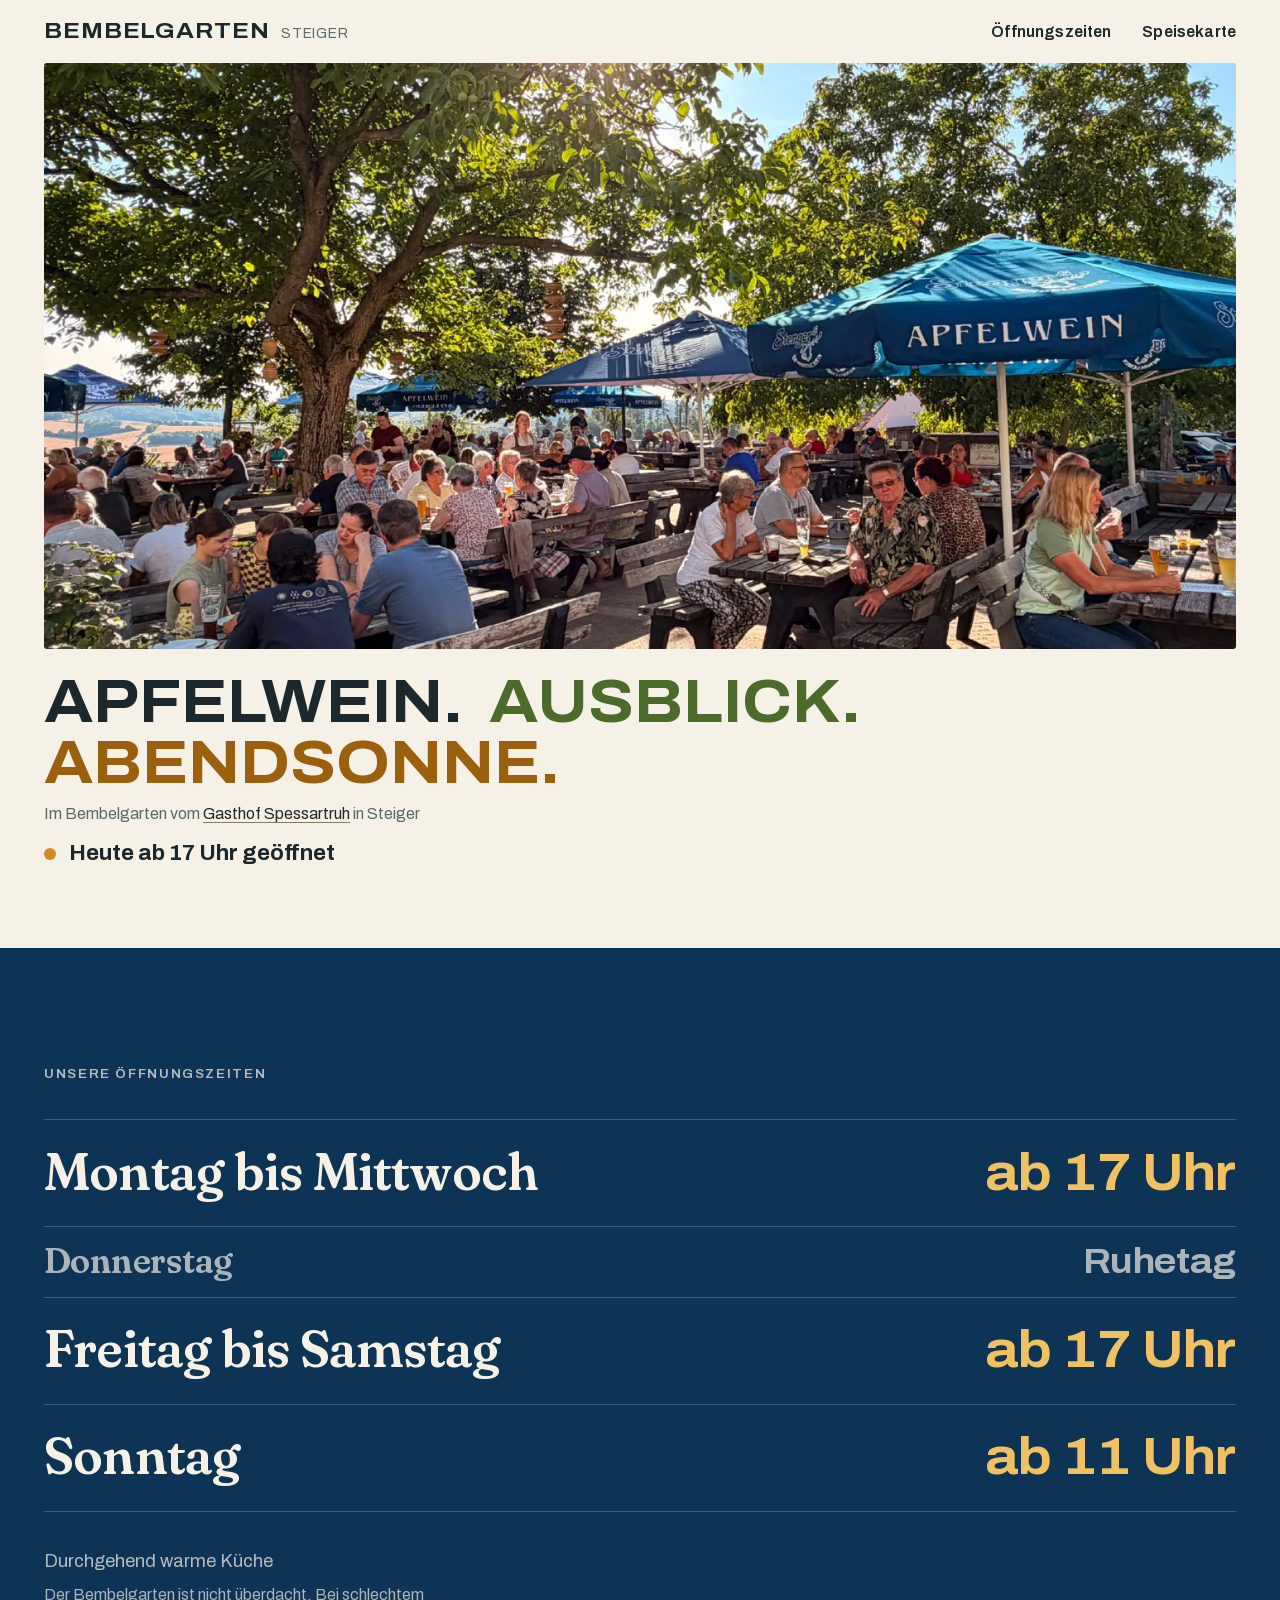
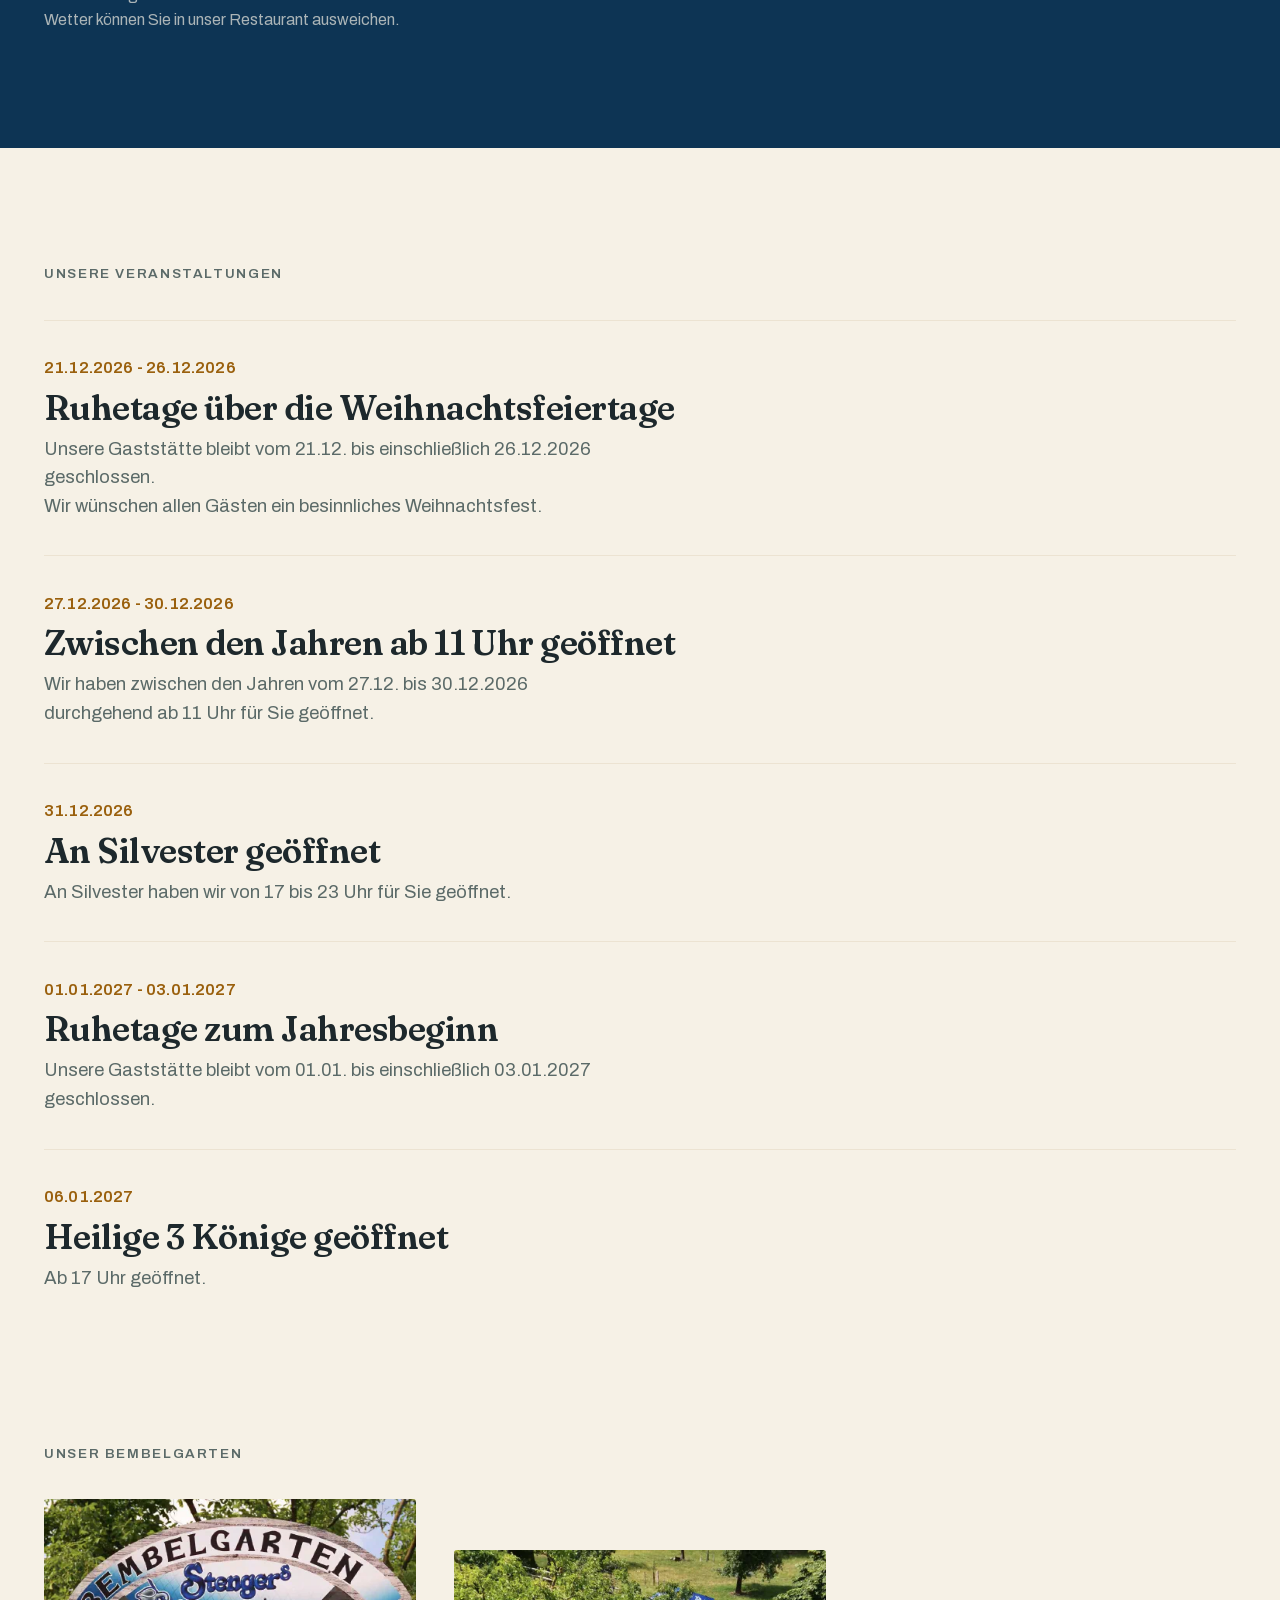
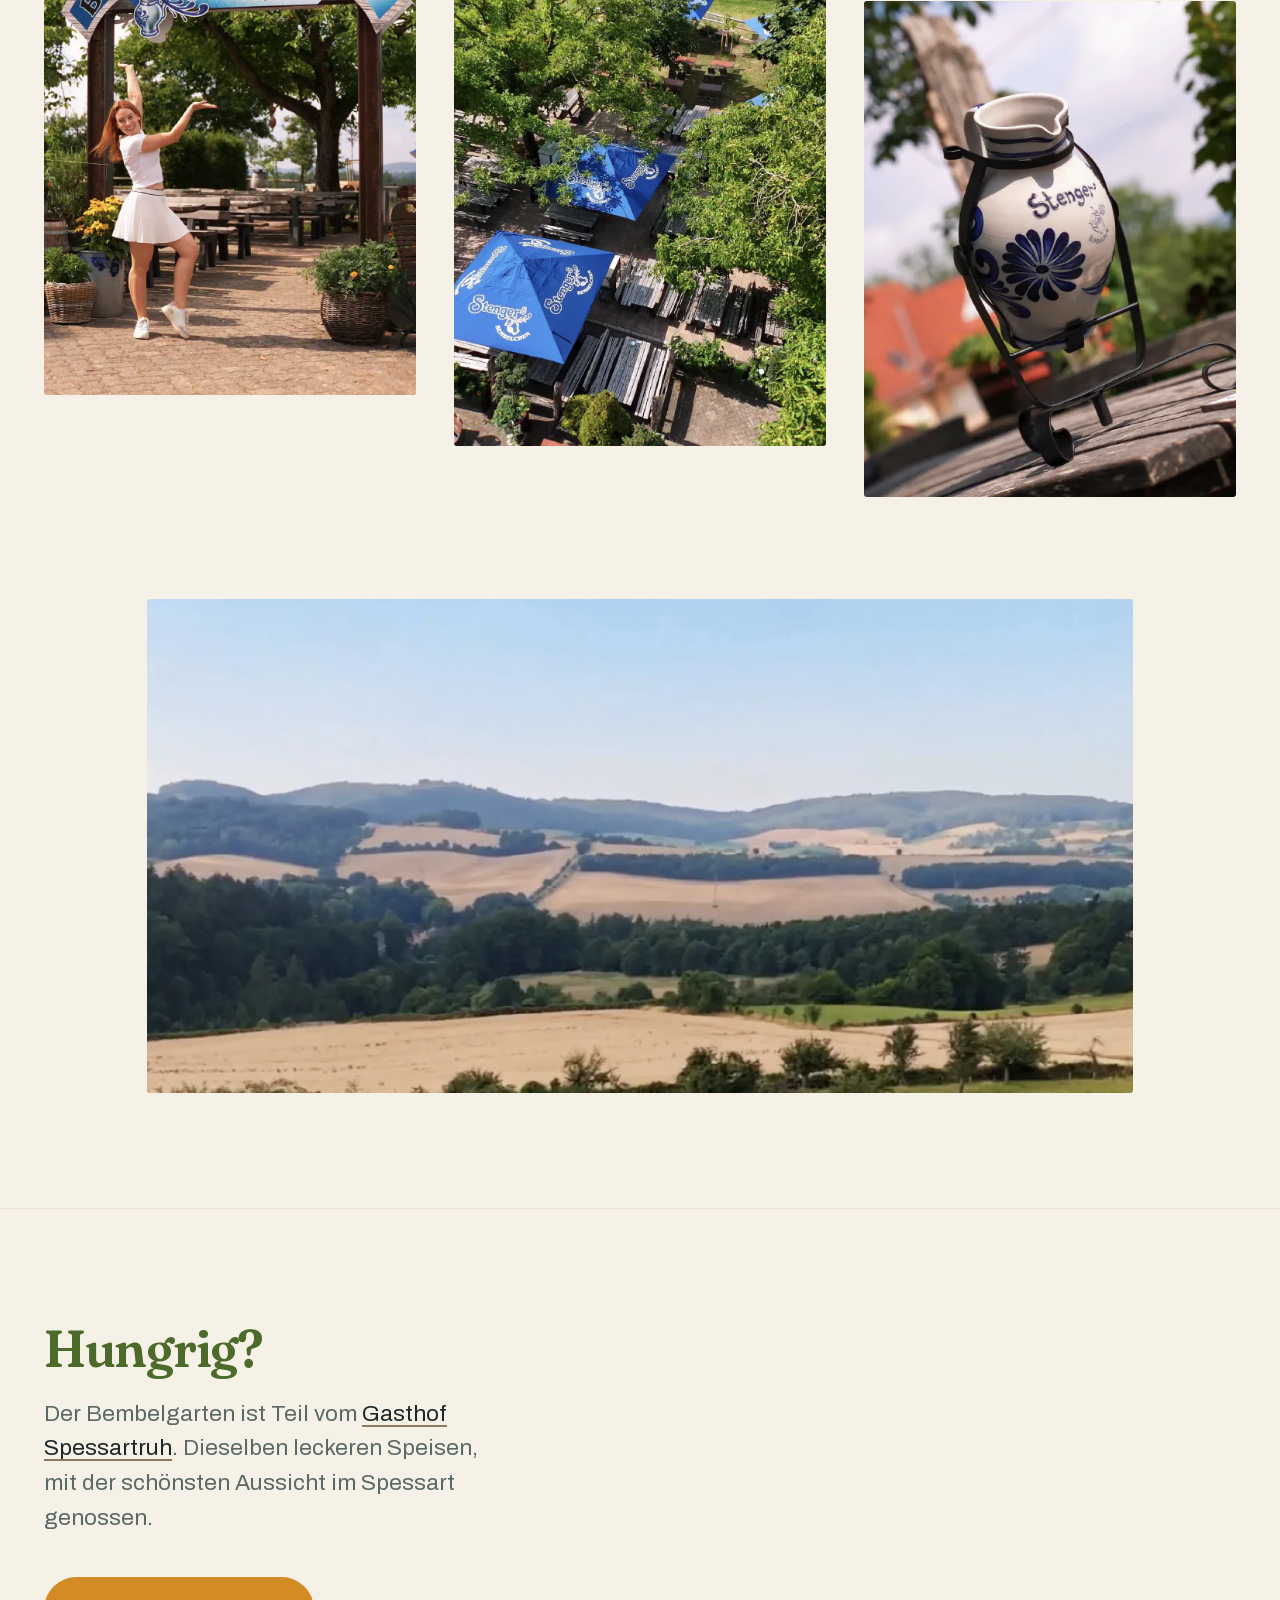
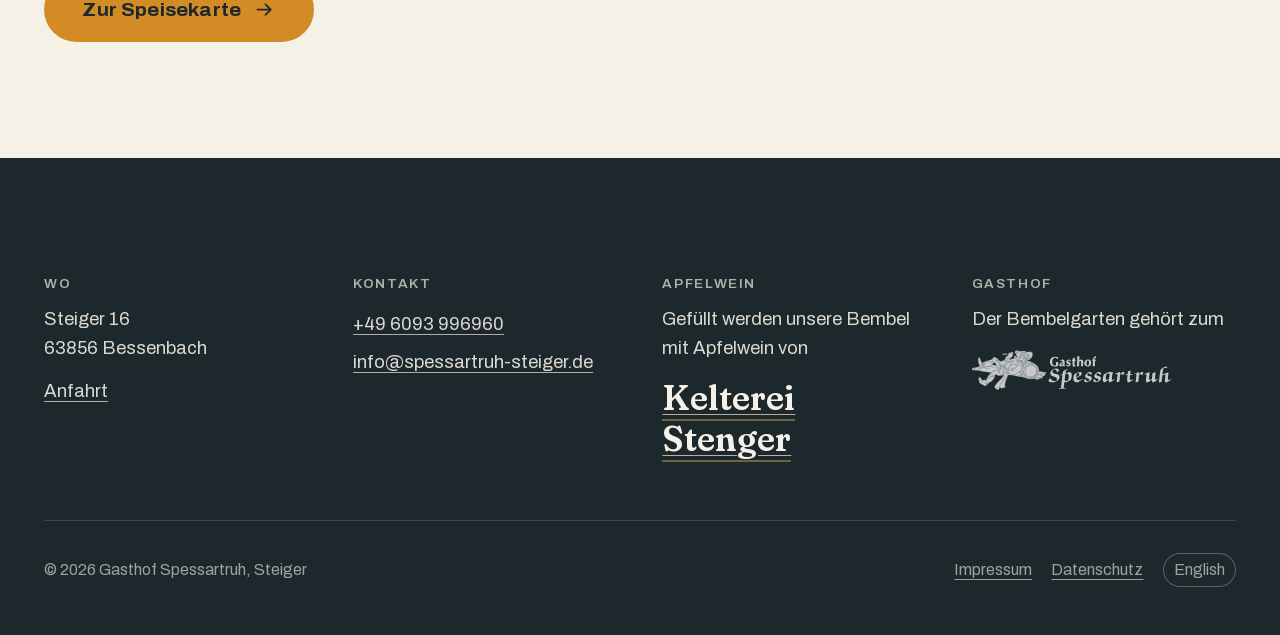
<file: index.html>
<!doctype html><html lang=de><head><meta name=generator content="Hugo 0.145.0"><meta charset=utf-8><meta name=viewport content="width=device-width,initial-scale=1,viewport-fit=cover"><title>Bembelgarten Steiger</title>
<meta name=description content="Der Bembelgarten in Steiger: Apfelwein unter alten Nussbäumen, mit Blick über den Spessart. Er gehört zum Gasthof Spessartruh."><meta name=theme-color content="#0d3454"><link rel=icon type=image/png href=/favicon-96x96.png sizes=96x96><link rel=icon type=image/svg+xml href=/favicon.svg><link rel="shortcut icon" href=/favicon.ico><link rel=apple-touch-icon sizes=180x180 href=/apple-touch-icon.png><meta name=apple-mobile-web-app-title content="Bembelgarten Steiger"><link rel=manifest href=/site.webmanifest><link rel=preload as=font type=font/woff2 href=/fonts/archivo-latin-var.woff2 crossorigin><link rel=preload as=font type=font/woff2 href=/fonts/fraunces-latin-var.woff2 crossorigin><link rel=stylesheet href=/css/main.min.27dcd08794179a826aa3ae83d851e2abc2ba4a8bed590b3c6bce413666594f17.css integrity="sha256-J9zQh5QXmoJqo66D2FHiq8K6SovtWQs8a85BNmZZTxc="><meta property="og:image" content="https://bembelgarten-steiger.de/images/garten/bembelgarten-abend_hu_26a13e6df407be30.jpeg"><meta property="og:image:width" content="1200"><meta property="og:image:height" content="630"><meta property="og:type" content="website"><meta property="og:locale" content="de_DE"><meta property="og:site_name" content="Bembelgarten Steiger"><meta property="og:title" content="Bembelgarten Steiger"><meta property="og:description" content="Der Bembelgarten in Steiger: Apfelwein unter alten Nussbäumen, mit Blick über den Spessart. Er gehört zum Gasthof Spessartruh."><meta property="og:url" content="https://bembelgarten-steiger.de/"><meta name=twitter:card content="summary_large_image"><link rel=canonical href=https://bembelgarten-steiger.de/><link rel=alternate hreflang=de href=https://bembelgarten-steiger.de/><link rel=alternate hreflang=en href=https://bembelgarten-steiger.de/en/></head><body class=seite><a class=sprungmarke href=#inhalt>Zum Inhalt springen</a><header class=kopf><a class=wortmarke href=/><span class=wortmarke__eins>Bembelgarten</span>
<span class=wortmarke__zwei>Steiger</span></a><nav class=kopf__nav aria-label=Öffnungszeiten><a href=#zeiten>Öffnungszeiten</a>
<a href=/speisekarte/>Speisekarte</a></nav></header><main id=inhalt><section class=buehne><figure class=buehne__bild><picture><source type=image/webp sizes=100vw srcset="/images/garten/bembelgarten-abend_hu_265f31bda2b4d894.webp 320w, /images/garten/bembelgarten-abend_hu_24ce0f70782d1b1b.webp 480w, /images/garten/bembelgarten-abend_hu_56de2cdc57c344d9.webp 640w, /images/garten/bembelgarten-abend_hu_dada52999c224722.webp 800w, /images/garten/bembelgarten-abend_hu_4b7da13a41adcd4f.webp 960w, /images/garten/bembelgarten-abend_hu_421a850744dc5fb2.webp 1200w, /images/garten/bembelgarten-abend_hu_af1996514f607905.webp 1440w, /images/garten/bembelgarten-abend_hu_90c17ffd216881fa.webp 1600w, /images/garten/bembelgarten-abend_hu_75339bc28747602.webp 1920w, /images/garten/bembelgarten-abend_hu_10503b59a43a8746.webp 2048w"><img src=/images/garten/bembelgarten-abend_hu_920dff61c61bba43.jpeg width=2048 height=1536 alt="Gäste an langen Holzbänken unter alten Nussbäumen, blaue Apfelwein-Schirme, dahinter der Blick über die Felder des Spessarts." fetchpriority=high decoding=async></picture></figure><div class=buehne__leiste><div class=buehne__wort><h1 class=parole><span class=parole__wort>Apfelwein.</span><span class=parole__wort>Ausblick.</span><span class=parole__wort>Abendsonne.</span></h1><p class=zugehoerig>Im Bembelgarten vom <a href=https://www.spessartruh-steiger.de/ rel=noopener>Gasthof Spessartruh</a> in Steiger</p></div><p class=status id=status hidden></p></div></section><aside class=urlaub id=urlaub aria-labelledby=urlaub-titel hidden><div class=urlaub__innen><p class=urlaub__titel id=urlaub-titel></p><p class=urlaub__text id=urlaub-text></p></div></aside><section class=zeiten id=zeiten><div class=zeiten__innen><h2 class="eyebrow eyebrow--hell">Unsere Öffnungszeiten</h2><dl class=tafel><div class=tafel__reihe><dt class=tafel__tage>Montag bis Mittwoch</dt><dd class=tafel__zeit>ab 17 Uhr</dd></div><div class="tafel__reihe tafel__reihe--zu"><dt class=tafel__tage>Donnerstag</dt><dd class=tafel__zeit>Ruhetag</dd></div><div class=tafel__reihe><dt class=tafel__tage>Freitag bis Samstag</dt><dd class=tafel__zeit>ab 17 Uhr</dd></div><div class=tafel__reihe><dt class=tafel__tage>Sonntag</dt><dd class=tafel__zeit>ab 11 Uhr</dd></div></dl><p class=zeiten__notiz>Durchgehend warme Küche</p><p class="zeiten__notiz zeiten__notiz--klein">Der Bembelgarten ist nicht überdacht. Bei schlechtem Wetter können Sie in unser Restaurant ausweichen.</p></div></section><section class=events id=events data-termine hidden><div class=events__innen><h2 class=eyebrow>Unsere Veranstaltungen</h2><ul class=events__liste><li class=event data-von=2026-10-01 data-bis=2026-12-26 hidden><div class=event__kopf><p class=event__wann>21.12.2026 - 26.12.2026</p></div><h3 class=event__titel>Ruhetage über die Weihnachtsfeiertage</h3><div class=event__text>Unsere Gaststätte bleibt vom 21.12. bis einschließlich 26.12.2026 geschlossen.<br>Wir wünschen allen Gästen ein besinnliches Weihnachtsfest.</div></li><li class=event data-von=2026-08-01 data-bis=2026-12-30 hidden><div class=event__kopf><p class=event__wann>27.12.2026 - 30.12.2026</p></div><h3 class=event__titel>Zwischen den Jahren ab 11 Uhr geöffnet</h3><div class=event__text>Wir haben zwischen den Jahren vom 27.12. bis 30.12.2026 durchgehend ab 11 Uhr für Sie geöffnet.</div></li><li class=event data-von=2026-10-01 data-bis=2026-12-31 hidden><div class=event__kopf><p class=event__wann>31.12.2026</p></div><h3 class=event__titel>An Silvester geöffnet</h3><div class=event__text>An Silvester haben wir von 17 bis 23 Uhr für Sie geöffnet.</div></li><li class=event data-von=2026-10-01 data-bis=2027-01-03 hidden><div class=event__kopf><p class=event__wann>01.01.2027 - 03.01.2027</p></div><h3 class=event__titel>Ruhetage zum Jahresbeginn</h3><div class=event__text>Unsere Gaststätte bleibt vom 01.01. bis einschließlich 03.01.2027 geschlossen.</div></li><li class=event data-von=2026-10-01 data-bis=2027-01-06 hidden><div class=event__kopf><p class=event__wann>06.01.2027</p></div><h3 class=event__titel>Heilige 3 Könige geöffnet</h3><div class=event__text>Ab 17 Uhr geöffnet.</div></li><li class=event data-von=2027-03-01 data-bis=2027-05-09 hidden><div class=event__kopf><p class=event__wann>09.05.2027</p></div><h3 class=event__titel>Muttertag durchgehend warme Küche</h3><div class=event__text>Wir bieten am Muttertag ab 11 Uhr durchgehend warme Küche.</div></li><li class=event data-von=2027-10-01 data-bis=2027-12-26 hidden><div class=event__kopf><p class=event__wann>20.12.2027 - 26.12.2027</p></div><h3 class=event__titel>Ruhetage über die Weihnachtsfeiertage</h3><div class=event__text>Unsere Gaststätte bleibt vom 20.12. bis einschließlich 26.12.2027 geschlossen.<br>Wir wünschen allen Gästen ein besinnliches Weihnachtsfest.</div></li></ul></div></section><section class=galerie id=galerie><h2 class=eyebrow>Unser Bembelgarten</h2><div class=galerie__gitter tabindex=0 role=region aria-label="Bilder aus dem Bembelgarten, seitlich verschiebbar"><figure class="bild bild--hoch1"><picture><source type=image/webp sizes="(max-width: 799px) 68vw, 31vw" srcset="/images/garten/schild_hu_390420d3e128535c.webp 320w, /images/garten/schild_hu_915908ec357a429b.webp 480w, /images/garten/schild_hu_b54d46d89d19bdc8.webp 640w, /images/garten/schild_hu_89b533df00e80065.webp 800w, /images/garten/schild_hu_b75f8eea86436cb8.webp 960w, /images/garten/schild_hu_32b0af8925e70ceb.webp 1200w, /images/garten/schild_hu_98cb61e2c6219dab.webp 1320w"><img src=/images/garten/schild_hu_eda44791c7e99c5f.jpeg width=1320 height=2336 alt="Hölzernes Eingangsschild mit der Aufschrift „Bembelgarten“ und dem Stenger-Wappen" loading=lazy decoding=async></picture></figure><figure class="bild bild--hoch2"><picture><source type=image/webp sizes="(max-width: 799px) 68vw, 31vw" srcset="/images/garten/garten-von-oben_hu_bb4c3c5f11cc8752.webp 320w, /images/garten/garten-von-oben_hu_540d128ab31aa66a.webp 480w, /images/garten/garten-von-oben_hu_e38b43f60f1128b9.webp 640w, /images/garten/garten-von-oben_hu_4d6ddc910271eba8.webp 800w, /images/garten/garten-von-oben_hu_c7f15edff7710cc2.webp 960w, /images/garten/garten-von-oben_hu_1c008ca18c2990c5.webp 1200w, /images/garten/garten-von-oben_hu_dde7c520e81adfcd.webp 1320w"><img src=/images/garten/garten-von-oben_hu_eb17cfc5ba492cf6.jpeg width=1320 height=2340 alt="Blick von oben auf den Bembelgarten mit den blauen Stenger-Schirmen zwischen den Bäumen" loading=lazy decoding=async></picture></figure><figure class="bild bild--hoch3"><picture><source type=image/webp sizes="(max-width: 799px) 68vw, 31vw" srcset="/images/garten/bembel_hu_b51f440eb98e2040.webp 320w, /images/garten/bembel_hu_83e1c4004ebc843b.webp 480w, /images/garten/bembel_hu_c31deab3b6bf3e06.webp 640w, /images/garten/bembel_hu_bc8fc923dc76596f.webp 800w, /images/garten/bembel_hu_c97ec3227dd6cb89.webp 960w, /images/garten/bembel_hu_7e654e1d3cd5b58e.webp 1200w, /images/garten/bembel_hu_46b62898270555f.webp 1320w"><img src=/images/garten/bembel_hu_890c661dabacb2d3.jpeg width=1320 height=2334 alt="Ein Stenger-Bembel aus graublauem Steinzeug auf einem Holztisch im Garten" loading=lazy decoding=async></picture></figure><figure class="bild bild--panorama"><picture><source type=image/webp sizes="(max-width: 799px) 86vw, 76vw" srcset="/images/garten/blick-weit_hu_febdf5d7cfc20605.webp 320w, /images/garten/blick-weit_hu_45098d72907f8f96.webp 480w, /images/garten/blick-weit_hu_47f6eb703175eb07.webp 640w, /images/garten/blick-weit_hu_a5bfa657bd58c07e.webp 800w, /images/garten/blick-weit_hu_fe79879e35b0064d.webp 960w, /images/garten/blick-weit_hu_423758a0431e0a14.webp 1200w, /images/garten/blick-weit_hu_1d79ee31542af355.webp 1320w"><img src=/images/garten/blick-weit_hu_6030217450f6d8b7.jpeg width=1320 height=654 alt="Blick vom Bembelgarten über Felder und die bewaldeten Hügel des Spessarts" loading=lazy decoding=async></picture></figure></div></section><section class=karte id=speisekarte><div class=karte__innen><h2 class=karte__frage>Hungrig?</h2><p class=karte__text>Der Bembelgarten ist Teil vom <a href=https://www.spessartruh-steiger.de/ rel=noopener>Gasthof Spessartruh</a>. Dieselben leckeren Speisen, mit der schönsten Aussicht im Spessart genossen.</p><a class=knopf href=/speisekarte/>Zur Speisekarte<svg class="knopf__pfeil" viewBox="0 0 24 24" aria-hidden="true" focusable="false"><path d="M4 12h15M13 6l6 6-6 6" fill="none" stroke="currentcolor" stroke-width="2" stroke-linecap="round" stroke-linejoin="round"/></svg></a></div></section><script type=application/json id=zeiten-daten>{"schliessungen":[{"bis":"2025-01-01","text":"Liebe Gäste, heute ist Ruhetag.  \n Unser Restaurant bleibt heute geschlossen.","titel":"Heute ist Ruhetag","von":"2025-01-01"},{"bis":"2025-04-03","text":"Liebe Gäste,  \n Unser Restaurant hat bis 03. April Winterpause. Unser Hotelbetrieb mit Frühstück hat weiterhin für Sie geöffnet.","titel":"Winterpause","von":"2025-01-13"},{"bis":"2025-06-19","text":"Liebe Gäste, heute ist Ruhetag.  \n Unser Restaurant bleibt heute geschlossen.","titel":"Heute ist Ruhetag","von":"2025-06-19"},{"bis":"2025-06-19","text":"Liebe Gäste, wir haben Urlaub.  \n Unser Restaurant bleibt bis einschließlich 19.06.2025 geschlossen.","titel":"Wir haben Urlaub","von":"2025-06-09"},{"bis":"2025-08-15","text":"Liebe Gäste, heute ist Ruhetag.  \n Unser Restaurant bleibt heute geschlossen.","titel":"Heute ist Ruhetag","von":"2025-08-15"},{"bis":"2025-10-02","text":"Liebe Gäste, wir haben Urlaub.  \n Unser Restaurant bleibt bis einschließlich 02.10.2025 geschlossen.","titel":"Wir haben Urlaub","von":"2025-09-17"},{"bis":"2025-12-26","text":"Liebe Gäste, wir haben Urlaub.  \n Unser Restaurant bleibt bis einschließlich 26.12.2025 geschlossen.","titel":"Wir haben Urlaub","von":"2025-12-22"},{"bis":"2027-12-26","text":"Liebe Gäste, wir haben Urlaub. Unser Restaurant bleibt bis einschließlich 26.12.2027 geschlossen.","titel":"Wir haben Urlaub","von":"2027-12-20"},{"bis":"2027-09-26","text":"Liebe Gäste, wir haben Urlaub. Unser Restaurant bleibt bis einschließlich 26.09.2027 geschlossen.","titel":"Wir haben Urlaub","von":"2027-09-15"},{"bis":"2027-07-01","text":"Liebe Gäste, wir haben Urlaub. Unser Restaurant bleibt bis einschließlich 01.07.2027 geschlossen.","titel":"Wir haben Urlaub","von":"2027-06-21"},{"bis":"2027-02-11","text":"Liebe Gäste, wir haben Urlaub. Unser Restaurant bleibt bis einschließlich 11.02.2027 geschlossen.","titel":"Wir haben Urlaub","von":"2027-02-01"},{"bis":"2027-01-03","text":"Liebe Gäste, wir haben Ruhetage. Unser Restaurant bleibt bis einschließlich 03.01.2027 geschlossen.","titel":"Ruhetage zum Jahresbeginn","von":"2027-01-01"},{"bis":"2026-12-26","text":"Liebe Gäste, wir haben Urlaub. Unser Restaurant bleibt bis einschließlich 26.12.2026 geschlossen.","titel":"Wir haben Urlaub","von":"2026-12-21"},{"bis":"2026-11-19","text":"Liebe Gäste, wir haben Urlaub. Unser Restaurant bleibt bis einschließlich 19.11.2026 geschlossen.","titel":"Wir haben Urlaub","von":"2026-11-01"},{"bis":"2026-08-18","text":"Wir haben Ruhetag, unsere Gaststätte bleibt am 17.08.2026 geschlossen.","titel":"Heute Ruhetag","von":"2026-08-14"},{"bis":"2026-06-18","text":"Liebe Gäste, wir haben Urlaub. Unser Restaurant bleibt bis einschließlich 18.06.2026 geschlossen.","titel":"Wir haben Urlaub","von":"2026-06-08"},{"bis":"2026-02-26","text":"Liebe Gäste, wir haben Urlaub. Unser Restaurant bleibt bis einschließlich 26.02.2026 geschlossen.","titel":"Wir haben Urlaub","von":"2026-02-09"},{"bis":"2026-01-01","text":"Liebe Gäste, heute ist Ruhetag. Unser Restaurant bleibt heute geschlossen.","titel":"Heute ist Ruhetag","von":"2026-01-01"}],"sonderzeiten":[{"ab":"11:00","bis":"2027-05-09","von":"2027-05-09"},{"ab":"17:00","bis":"2027-01-06","von":"2027-01-06"},{"ab":"17:00","bis":"2026-12-31","von":"2026-12-31"},{"ab":"11:00","bis":"2026-12-30","von":"2026-12-27"}],"tagzeiten":{"0":"11:00","1":"17:00","2":"17:00","3":"17:00","4":"","5":"17:00","6":"17:00"},"texte":{"geschlossen":"Heute geschlossen","offen":"Jetzt geöffnet","spaeter":"Heute ab {ZEIT} geöffnet","zu":"Heute Ruhetag"}}</script><script src=/js/jetzt.min.7a0d6f6855b90f4111c7174b53d223b2dcbfdb624496b1bea9753bd8eab79e9c.js defer></script><script src=/js/status.min.b0d8931cfaf7fd231a7b3502115676d50241d22a35e2a41860d8867c97a1d4c3.js defer></script><script src=/js/termine.min.7f739ef4e5e1e1a9e90ddf1bcd05a17712fa524315f8c2cdcc7bec6e1ed11ca7.js defer></script></main><footer class=fuss><div class=fuss__innen><div class=fuss__spalten><div class=fuss__block><h2 class=fuss__titel>Wo</h2><p>Steiger 16<br>63856 Bessenbach</p><p><a href=/anfahrt/>Anfahrt</a></p></div><div class=fuss__block><h2 class=fuss__titel>Kontakt</h2><p><a href=tel:+496093996960>+49 6093 996960</a><br><a href=mailto:info@spessartruh-steiger.de>info@spessartruh-steiger.de</a></p></div><div class=fuss__block><h2 class=fuss__titel>Apfelwein</h2><p>Gefüllt werden unsere Bembel mit Apfelwein von</p><a class=fuss__logo href=https://www.stengersfruchterlebnis.de/steng-apfelwein-ubersicht/ rel=noopener><span class=fuss__name>Kelterei Stenger</span></a></div><div class=fuss__block><h2 class=fuss__titel>Gasthof</h2><p>Der Bembelgarten gehört zum</p><a class=fuss__logo href=https://www.spessartruh-steiger.de/ rel=noopener><img class="logo logo--spessartruh" src=/images/logos/spessartruh.svg alt="Gasthof Spessartruh"></a></div></div><div class=fuss__zeile><p class=fuss__klein>© 2026 Gasthof Spessartruh, Steiger</p><p class=fuss__klein><a href=/impressum/>Impressum</a>
<a href=/datenschutz/>Datenschutz</a>
<a class=fuss__sprache href=/en/ hreflang=en lang=en>English</a></p></div></div></footer></body></html>
</file>
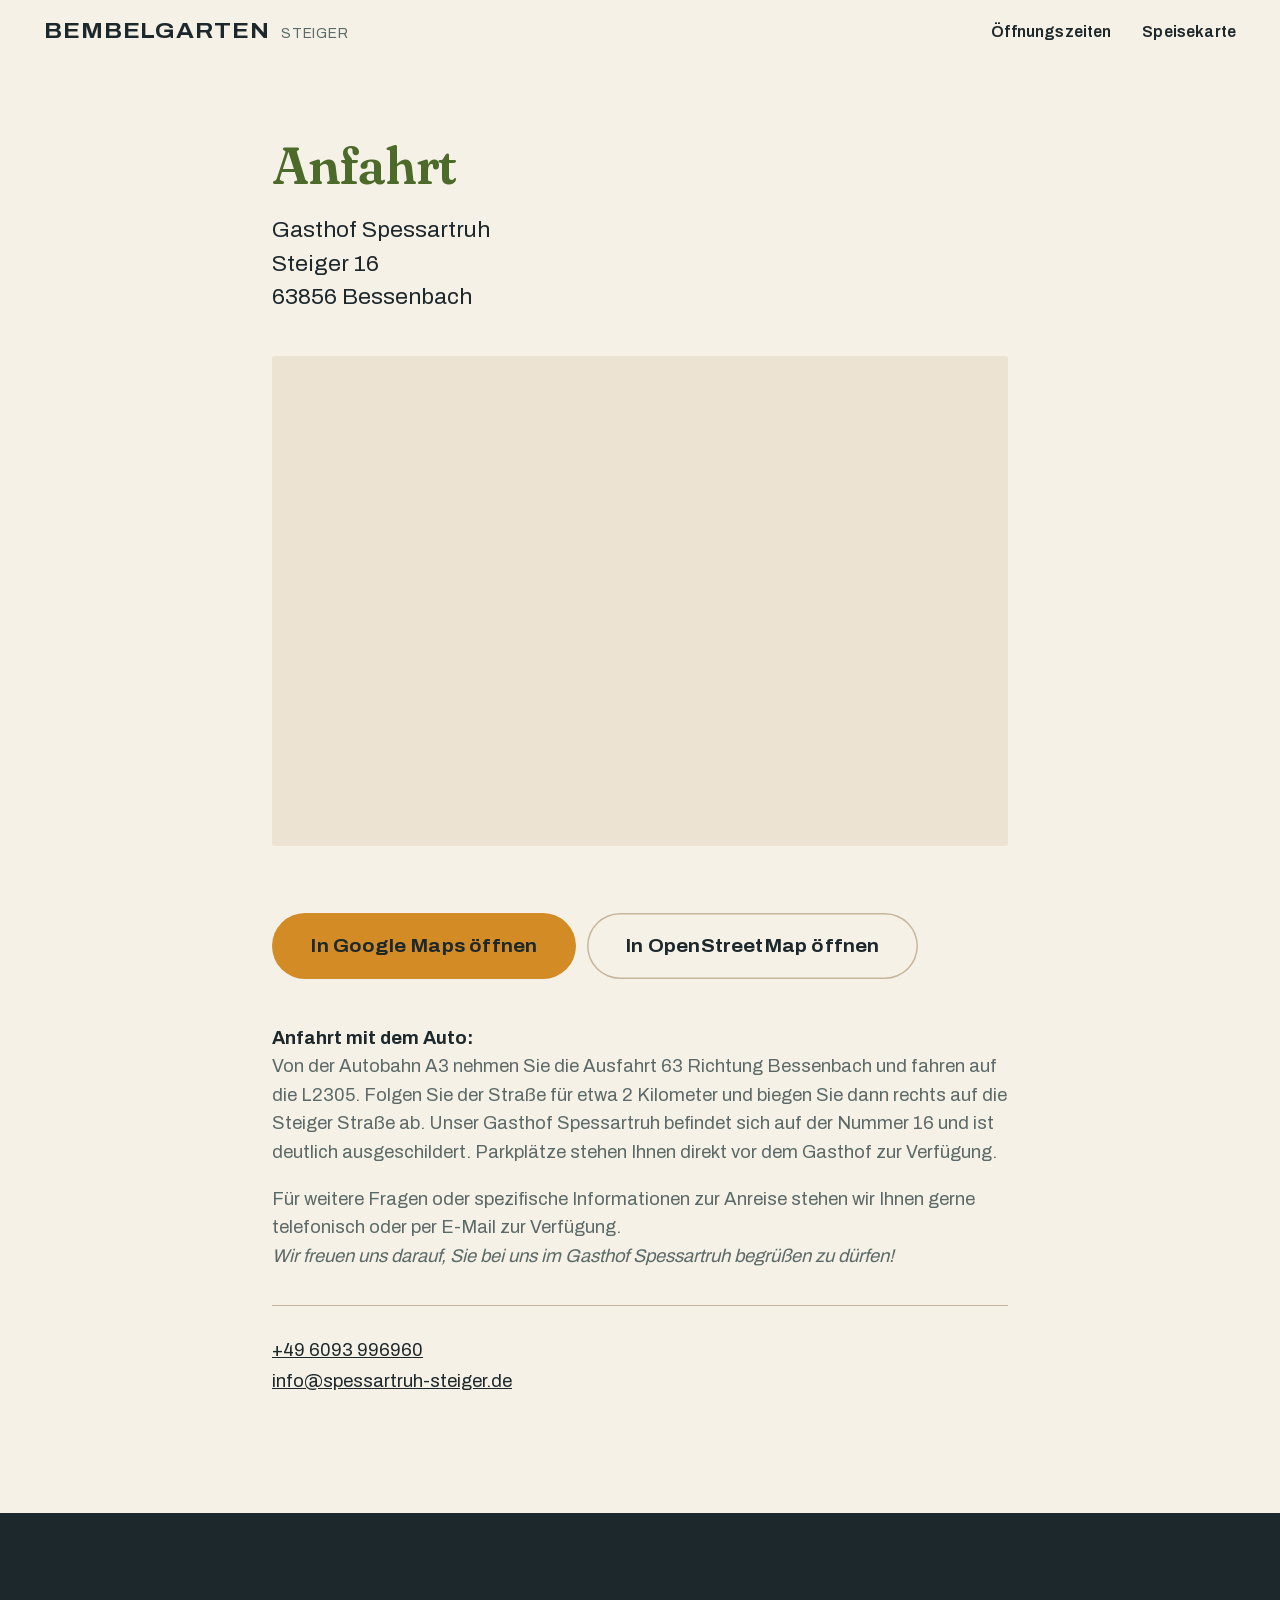
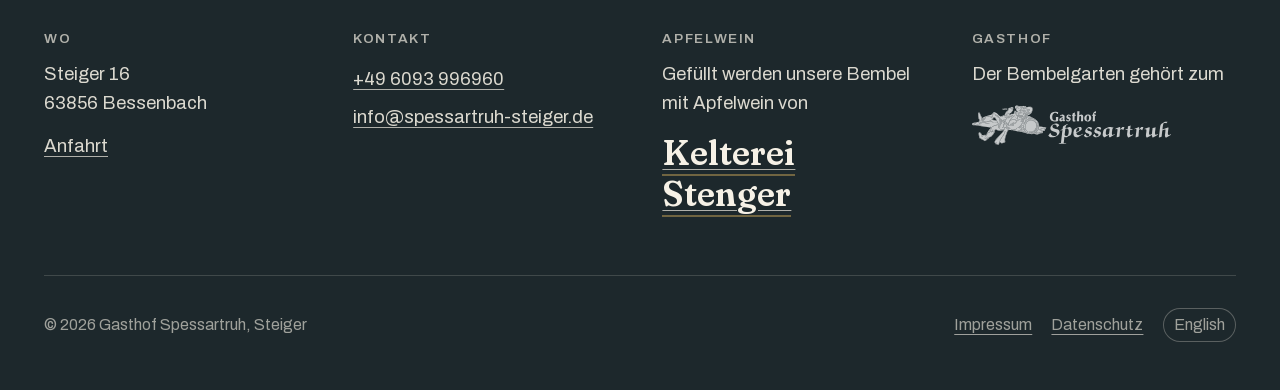
<file: anfahrt/index.html>
<!doctype html><html lang=de><head><meta charset=utf-8><meta name=viewport content="width=device-width,initial-scale=1,viewport-fit=cover"><title>Bembelgarten Steiger · Anfahrt</title>
<meta name=description content="Anfahrt · Bembelgarten Steiger"><meta name=theme-color content="#0d3454"><link rel=icon type=image/png href=/favicon-96x96.png sizes=96x96><link rel=icon type=image/svg+xml href=/favicon.svg><link rel="shortcut icon" href=/favicon.ico><link rel=apple-touch-icon sizes=180x180 href=/apple-touch-icon.png><meta name=apple-mobile-web-app-title content="Bembelgarten Steiger"><link rel=manifest href=/site.webmanifest><link rel=preload as=font type=font/woff2 href=/fonts/archivo-latin-var.woff2 crossorigin><link rel=preload as=font type=font/woff2 href=/fonts/fraunces-latin-var.woff2 crossorigin><link rel=stylesheet href=/css/main.min.27dcd08794179a826aa3ae83d851e2abc2ba4a8bed590b3c6bce413666594f17.css integrity="sha256-J9zQh5QXmoJqo66D2FHiq8K6SovtWQs8a85BNmZZTxc="><meta property="og:image" content="https://bembelgarten-steiger.de/images/garten/bembelgarten-abend_hu_26a13e6df407be30.jpeg"><meta property="og:image:width" content="1200"><meta property="og:image:height" content="630"><meta property="og:type" content="website"><meta property="og:locale" content="de_DE"><meta property="og:site_name" content="Bembelgarten Steiger"><meta property="og:title" content="Anfahrt"><meta property="og:description" content="Der Bembelgarten in Steiger: Apfelwein unter alten Nussbäumen, mit Blick über den Spessart. Er gehört zum Gasthof Spessartruh."><meta property="og:url" content="https://bembelgarten-steiger.de/anfahrt/"><meta name=twitter:card content="summary_large_image"><link rel=canonical href=https://bembelgarten-steiger.de/anfahrt/><link rel=alternate hreflang=de href=https://bembelgarten-steiger.de/anfahrt/><link rel=alternate hreflang=en href=https://bembelgarten-steiger.de/en/directions/></head><body class=seite><a class=sprungmarke href=#inhalt>Zum Inhalt springen</a><header class=kopf><a class=wortmarke href=/><span class=wortmarke__eins>Bembelgarten</span>
<span class=wortmarke__zwei>Steiger</span></a><nav class=kopf__nav aria-label=Öffnungszeiten><a href=/#zeiten>Öffnungszeiten</a>
<a href=/speisekarte/>Speisekarte</a></nav></header><main id=inhalt><section class=anfahrt><div class=anfahrt__innen><h1 class=anfahrt__titel>Anfahrt</h1><p class=anfahrt__adresse>Gasthof Spessartruh<br>Steiger 16<br>63856 Bessenbach</p><div class=anfahrt__karte><iframe title=Anfahrt src="https://www.openstreetmap.org/export/embed.html?bbox=9.2609%2C49.9945%2C9.2689%2C49.9985&amp;layer=mapnik&amp;marker=49.9964993%2C9.2648703" loading=lazy referrerpolicy=no-referrer sandbox="allow-scripts allow-same-origin allow-popups"></iframe></div><div class=anfahrt__wege><a class=knopf href="https://www.google.com/maps/dir/?api=1&amp;destination=Steiger+16%2C+63856+Bessenbach%2C+Deutschland" target=_blank rel=noopener>In Google Maps öffnen
</a><a class="knopf knopf--leise" href="https://www.openstreetmap.org/?mlat=49.9964993&amp;mlon=9.2648703#map=17/49.9965/9.2649" target=_blank rel=noopener>In OpenStreetMap öffnen</a></div><div class=anfahrt__text><p><strong>Anfahrt mit dem Auto:</strong><br>Von der Autobahn A3 nehmen Sie die Ausfahrt 63 Richtung Bessenbach und fahren auf die L2305. Folgen Sie der Straße für etwa 2 Kilometer und biegen Sie dann rechts auf die Steiger Straße ab. Unser Gasthof Spessartruh befindet sich auf der Nummer 16 und ist deutlich ausgeschildert. Parkplätze stehen Ihnen direkt vor dem Gasthof zur Verfügung.</p><p>Für weitere Fragen oder spezifische Informationen zur Anreise stehen wir Ihnen gerne telefonisch oder per E-Mail zur Verfügung.<br><em>Wir freuen uns darauf, Sie bei uns im Gasthof Spessartruh begrüßen zu dürfen!</em></p></div><p class=anfahrt__kontakt><a href=tel:+496093996960>+49 6093 996960</a><br><a href=mailto:info@spessartruh-steiger.de>info@spessartruh-steiger.de</a></p></div></section></main><footer class=fuss><div class=fuss__innen><div class=fuss__spalten><div class=fuss__block><h2 class=fuss__titel>Wo</h2><p>Steiger 16<br>63856 Bessenbach</p><p><a href=/anfahrt/>Anfahrt</a></p></div><div class=fuss__block><h2 class=fuss__titel>Kontakt</h2><p><a href=tel:+496093996960>+49 6093 996960</a><br><a href=mailto:info@spessartruh-steiger.de>info@spessartruh-steiger.de</a></p></div><div class=fuss__block><h2 class=fuss__titel>Apfelwein</h2><p>Gefüllt werden unsere Bembel mit Apfelwein von</p><a class=fuss__logo href=https://www.stengersfruchterlebnis.de/steng-apfelwein-ubersicht/ rel=noopener><span class=fuss__name>Kelterei Stenger</span></a></div><div class=fuss__block><h2 class=fuss__titel>Gasthof</h2><p>Der Bembelgarten gehört zum</p><a class=fuss__logo href=https://www.spessartruh-steiger.de/ rel=noopener><img class="logo logo--spessartruh" src=/images/logos/spessartruh.svg alt="Gasthof Spessartruh"></a></div></div><div class=fuss__zeile><p class=fuss__klein>© 2026 Gasthof Spessartruh, Steiger</p><p class=fuss__klein><a href=/impressum/>Impressum</a>
<a href=/datenschutz/>Datenschutz</a>
<a class=fuss__sprache href=/en/directions/ hreflang=en lang=en>English</a></p></div></div></footer></body></html>
</file>
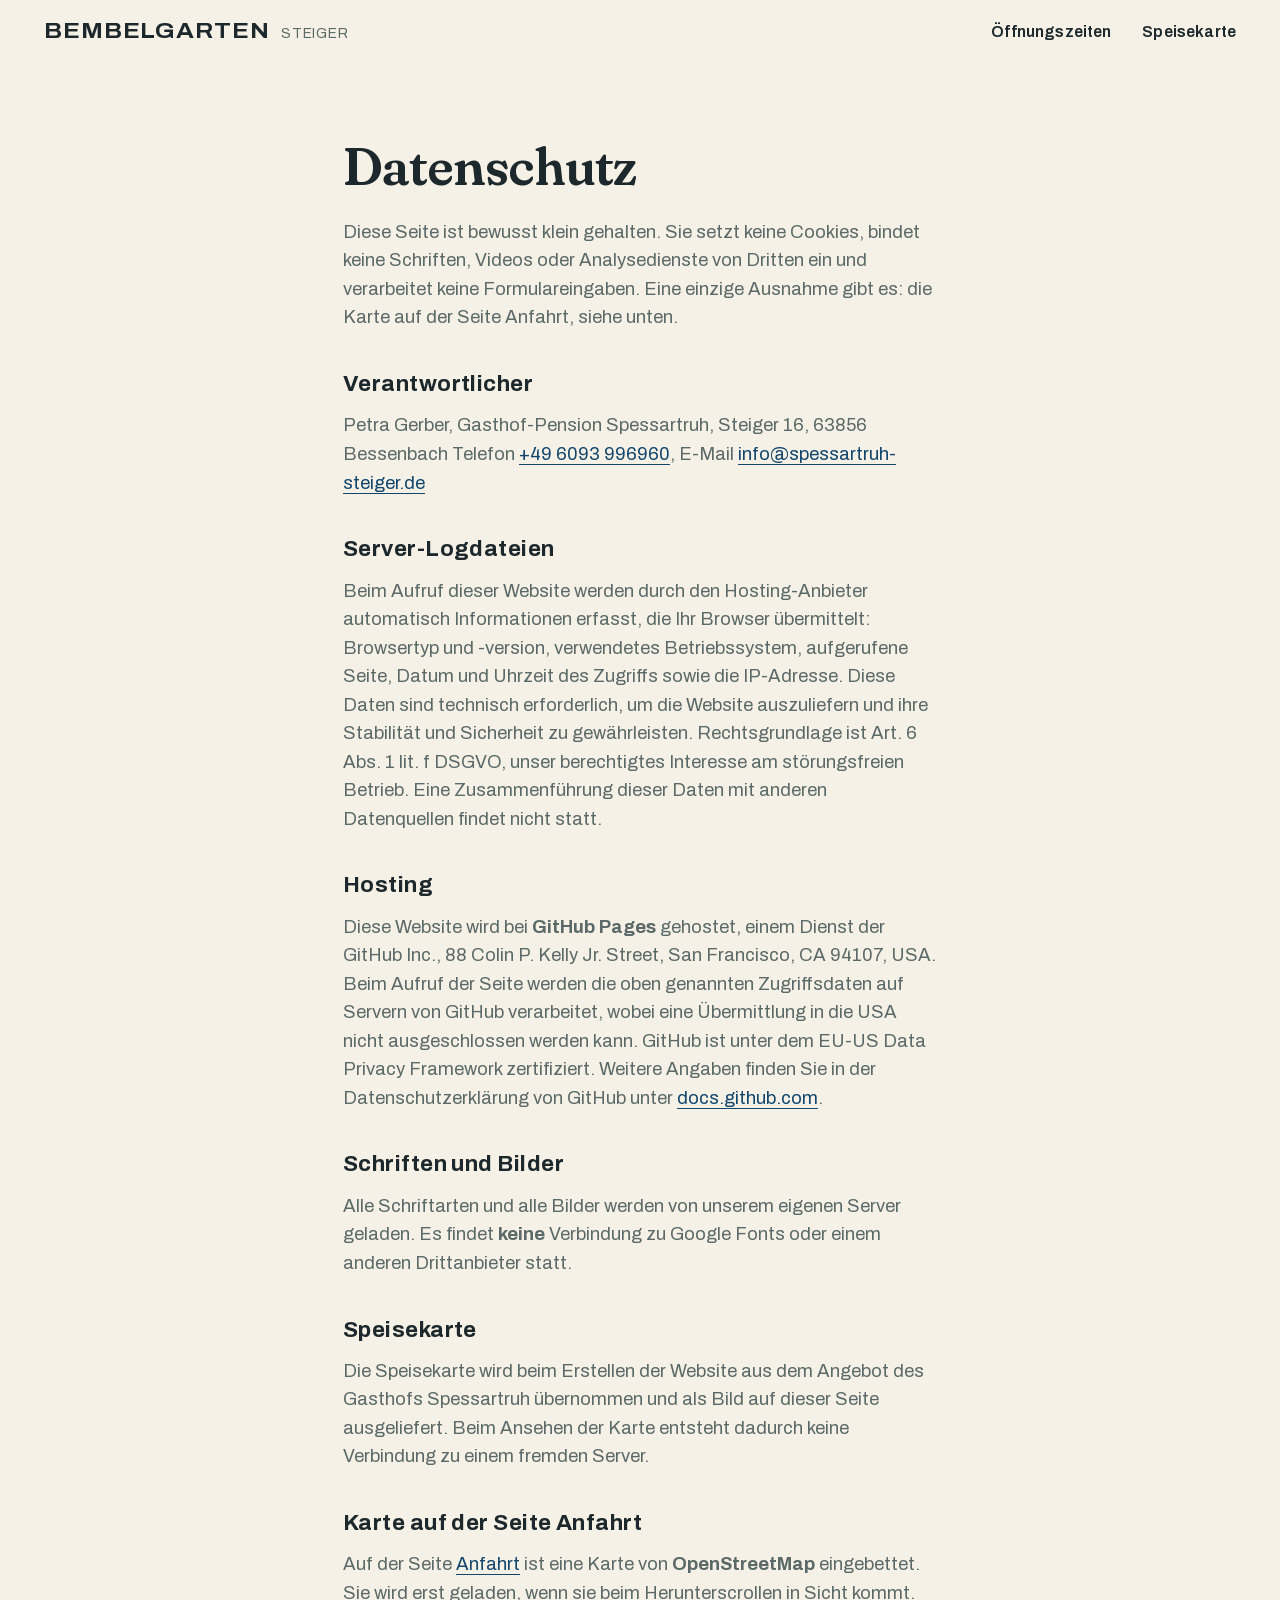
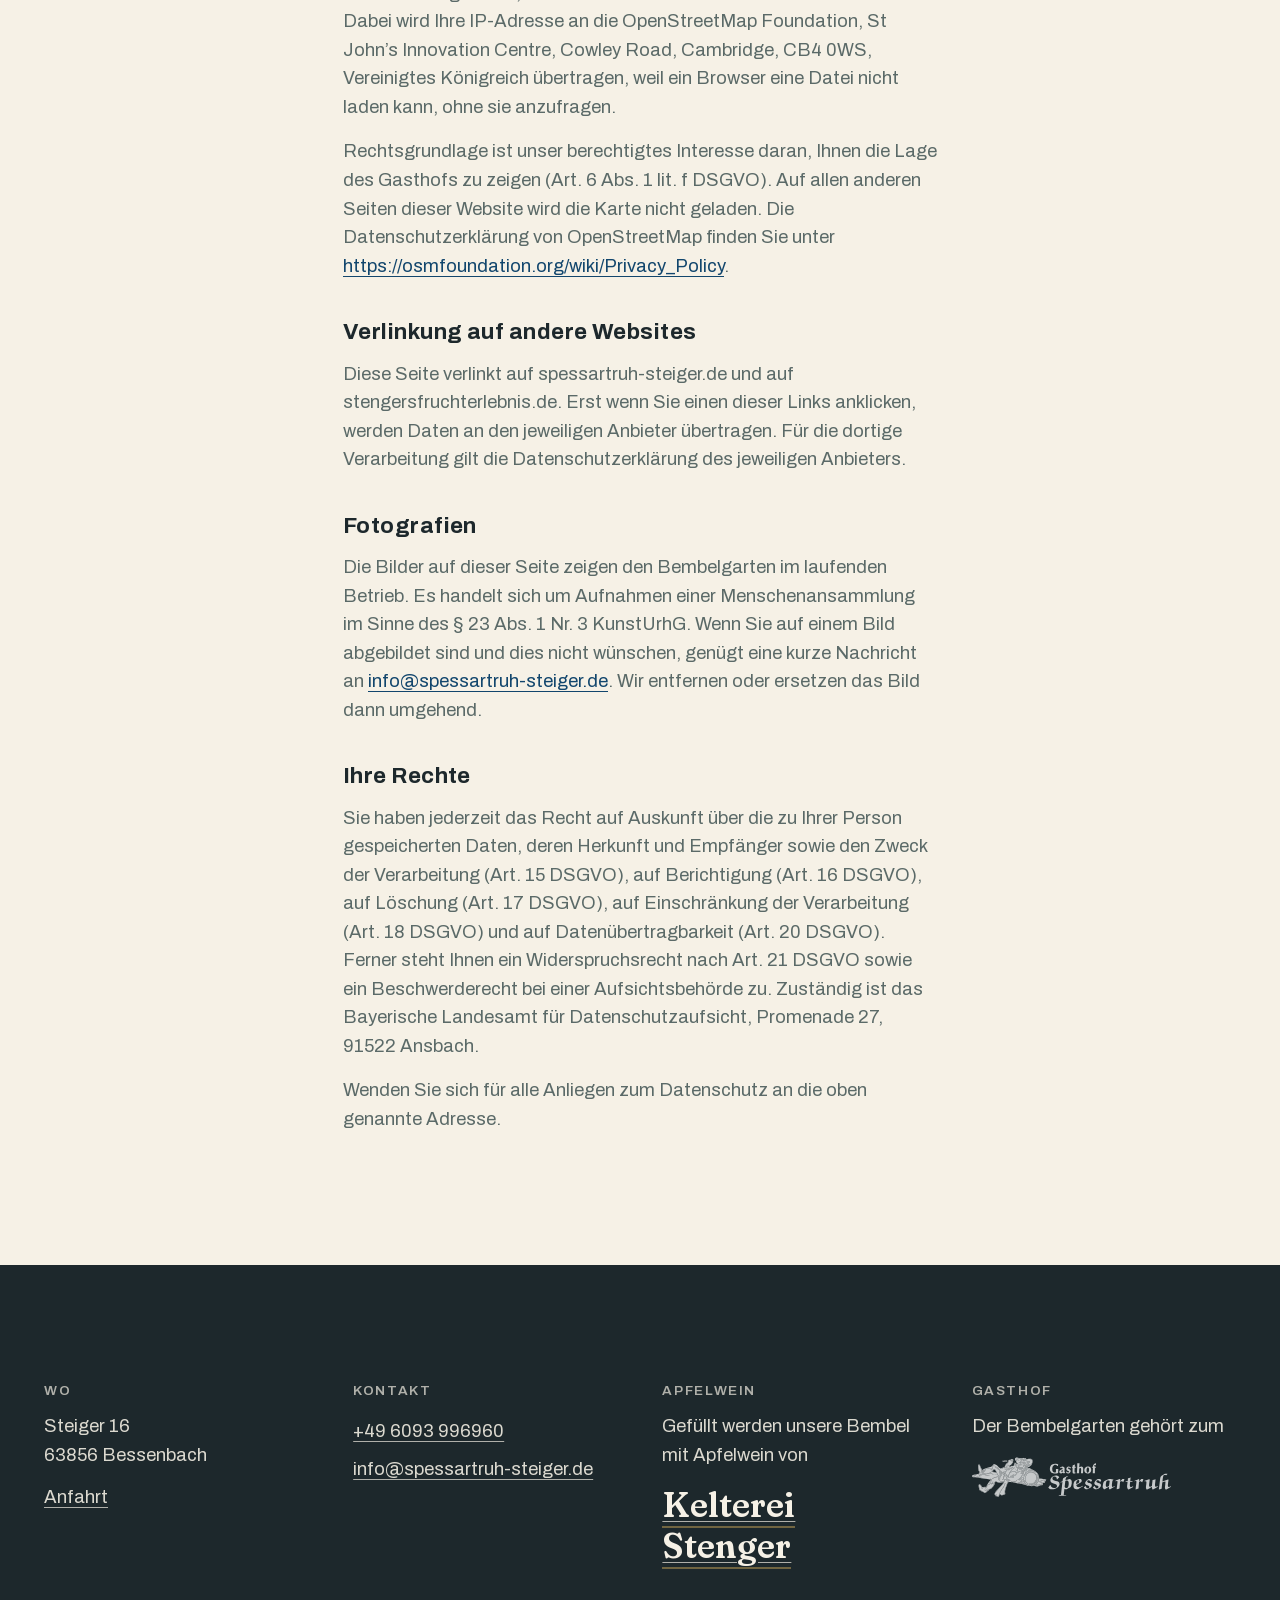
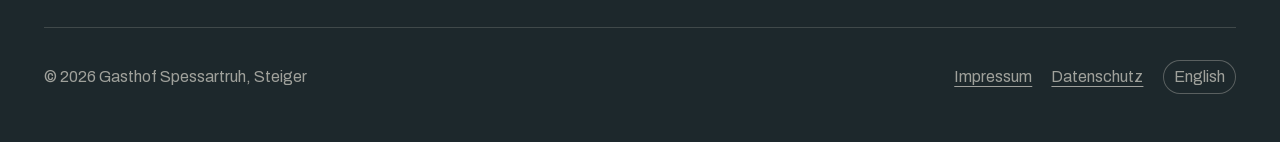
<file: datenschutz/index.html>
<!doctype html><html lang=de><head><meta charset=utf-8><meta name=viewport content="width=device-width,initial-scale=1,viewport-fit=cover"><title>Bembelgarten Steiger · Datenschutz</title>
<meta name=description content="Datenschutz · Bembelgarten Steiger"><meta name=theme-color content="#0d3454"><link rel=icon type=image/png href=/favicon-96x96.png sizes=96x96><link rel=icon type=image/svg+xml href=/favicon.svg><link rel="shortcut icon" href=/favicon.ico><link rel=apple-touch-icon sizes=180x180 href=/apple-touch-icon.png><meta name=apple-mobile-web-app-title content="Bembelgarten Steiger"><link rel=manifest href=/site.webmanifest><link rel=preload as=font type=font/woff2 href=/fonts/archivo-latin-var.woff2 crossorigin><link rel=preload as=font type=font/woff2 href=/fonts/fraunces-latin-var.woff2 crossorigin><link rel=stylesheet href=/css/main.min.27dcd08794179a826aa3ae83d851e2abc2ba4a8bed590b3c6bce413666594f17.css integrity="sha256-J9zQh5QXmoJqo66D2FHiq8K6SovtWQs8a85BNmZZTxc="><meta property="og:image" content="https://bembelgarten-steiger.de/images/garten/bembelgarten-abend_hu_26a13e6df407be30.jpeg"><meta property="og:image:width" content="1200"><meta property="og:image:height" content="630"><meta property="og:type" content="website"><meta property="og:locale" content="de_DE"><meta property="og:site_name" content="Bembelgarten Steiger"><meta property="og:title" content="Datenschutz"><meta property="og:description" content="Der Bembelgarten in Steiger: Apfelwein unter alten Nussbäumen, mit Blick über den Spessart. Er gehört zum Gasthof Spessartruh."><meta property="og:url" content="https://bembelgarten-steiger.de/datenschutz/"><meta name=twitter:card content="summary_large_image"><link rel=canonical href=https://bembelgarten-steiger.de/datenschutz/><link rel=alternate hreflang=de href=https://bembelgarten-steiger.de/datenschutz/><link rel=alternate hreflang=en href=https://bembelgarten-steiger.de/en/privacy/></head><body class=seite><a class=sprungmarke href=#inhalt>Zum Inhalt springen</a><header class=kopf><a class=wortmarke href=/><span class=wortmarke__eins>Bembelgarten</span>
<span class=wortmarke__zwei>Steiger</span></a><nav class=kopf__nav aria-label=Öffnungszeiten><a href=/#zeiten>Öffnungszeiten</a>
<a href=/speisekarte/>Speisekarte</a></nav></header><main id=inhalt><article class=textseite><h1>Datenschutz</h1><p>Diese Seite ist bewusst klein gehalten. Sie setzt keine Cookies, bindet keine
Schriften, Videos oder Analysedienste von Dritten ein und verarbeitet keine
Formulareingaben. Eine einzige Ausnahme gibt es: die Karte auf der Seite
Anfahrt, siehe unten.</p><h2 id=verantwortlicher>Verantwortlicher</h2><p>Petra Gerber, Gasthof-Pension Spessartruh, Steiger 16, 63856 Bessenbach
Telefon <a href=#ZgotmplZ>+49 6093 996960</a>, E-Mail
<a href=mailto:info@spessartruh-steiger.de>info@spessartruh-steiger.de</a></p><h2 id=server-logdateien>Server-Logdateien</h2><p>Beim Aufruf dieser Website werden durch den Hosting-Anbieter automatisch
Informationen erfasst, die Ihr Browser übermittelt: Browsertyp und -version,
verwendetes Betriebssystem, aufgerufene Seite, Datum und Uhrzeit des Zugriffs sowie
die IP-Adresse. Diese Daten sind technisch erforderlich, um die Website auszuliefern
und ihre Stabilität und Sicherheit zu gewährleisten. Rechtsgrundlage ist Art. 6
Abs. 1 lit. f DSGVO, unser berechtigtes Interesse am störungsfreien Betrieb. Eine
Zusammenführung dieser Daten mit anderen Datenquellen findet nicht statt.</p><h2 id=hosting>Hosting</h2><p>Diese Website wird bei <strong>GitHub Pages</strong> gehostet, einem Dienst der GitHub Inc.,
88 Colin P. Kelly Jr. Street, San Francisco, CA 94107, USA. Beim Aufruf der Seite
werden die oben genannten Zugriffsdaten auf Servern von GitHub verarbeitet, wobei
eine Übermittlung in die USA nicht ausgeschlossen werden kann. GitHub ist unter dem
EU-US Data Privacy Framework zertifiziert. Weitere Angaben finden Sie in der
Datenschutzerklärung von GitHub unter
<a href=https://docs.github.com/site-policy/privacy-policies/github-privacy-statement>docs.github.com</a>.</p><h2 id=schriften-und-bilder>Schriften und Bilder</h2><p>Alle Schriftarten und alle Bilder werden von unserem eigenen Server geladen.
Es findet <strong>keine</strong> Verbindung zu Google Fonts oder einem anderen Drittanbieter statt.</p><h2 id=speisekarte>Speisekarte</h2><p>Die Speisekarte wird beim Erstellen der Website aus dem Angebot des Gasthofs
Spessartruh übernommen und als Bild auf dieser Seite ausgeliefert. Beim Ansehen der
Karte entsteht dadurch keine Verbindung zu einem fremden Server.</p><h2 id=karte-auf-der-seite-anfahrt>Karte auf der Seite Anfahrt</h2><p>Auf der Seite <a href=/anfahrt/>Anfahrt</a> ist eine Karte von <strong>OpenStreetMap</strong>
eingebettet. Sie wird erst geladen, wenn sie beim Herunterscrollen in Sicht
kommt. Dabei wird Ihre IP-Adresse an die OpenStreetMap Foundation, St John&rsquo;s
Innovation Centre, Cowley Road, Cambridge, CB4 0WS, Vereinigtes Königreich
übertragen, weil ein Browser eine Datei nicht laden kann, ohne sie anzufragen.</p><p>Rechtsgrundlage ist unser berechtigtes Interesse daran, Ihnen die Lage des
Gasthofs zu zeigen (Art. 6 Abs. 1 lit. f DSGVO). Auf allen anderen Seiten
dieser Website wird die Karte nicht geladen. Die Datenschutzerklärung von
OpenStreetMap finden Sie unter
<a href=https://osmfoundation.org/wiki/Privacy_Policy>https://osmfoundation.org/wiki/Privacy_Policy</a>.</p><h2 id=verlinkung-auf-andere-websites>Verlinkung auf andere Websites</h2><p>Diese Seite verlinkt auf spessartruh-steiger.de und auf
stengersfruchterlebnis.de. Erst wenn Sie einen dieser Links anklicken, werden Daten
an den jeweiligen Anbieter übertragen. Für die dortige Verarbeitung gilt die
Datenschutzerklärung des jeweiligen Anbieters.</p><h2 id=fotografien>Fotografien</h2><p>Die Bilder auf dieser Seite zeigen den Bembelgarten im laufenden Betrieb. Es handelt
sich um Aufnahmen einer Menschenansammlung im Sinne des § 23 Abs. 1 Nr. 3 KunstUrhG.
Wenn Sie auf einem Bild abgebildet sind und dies nicht wünschen, genügt eine kurze
Nachricht an <a href=mailto:info@spessartruh-steiger.de>info@spessartruh-steiger.de</a>. Wir
entfernen oder ersetzen das Bild dann umgehend.</p><h2 id=ihre-rechte>Ihre Rechte</h2><p>Sie haben jederzeit das Recht auf Auskunft über die zu Ihrer Person gespeicherten
Daten, deren Herkunft und Empfänger sowie den Zweck der Verarbeitung (Art. 15 DSGVO),
auf Berichtigung (Art. 16 DSGVO), auf Löschung (Art. 17 DSGVO), auf Einschränkung der
Verarbeitung (Art. 18 DSGVO) und auf Datenübertragbarkeit (Art. 20 DSGVO). Ferner
steht Ihnen ein Widerspruchsrecht nach Art. 21 DSGVO sowie ein Beschwerderecht bei
einer Aufsichtsbehörde zu. Zuständig ist das Bayerische Landesamt für Datenschutzaufsicht,
Promenade 27, 91522 Ansbach.</p><p>Wenden Sie sich für alle Anliegen zum Datenschutz an die oben genannte Adresse.</p></article></main><footer class=fuss><div class=fuss__innen><div class=fuss__spalten><div class=fuss__block><h2 class=fuss__titel>Wo</h2><p>Steiger 16<br>63856 Bessenbach</p><p><a href=/anfahrt/>Anfahrt</a></p></div><div class=fuss__block><h2 class=fuss__titel>Kontakt</h2><p><a href=tel:+496093996960>+49 6093 996960</a><br><a href=mailto:info@spessartruh-steiger.de>info@spessartruh-steiger.de</a></p></div><div class=fuss__block><h2 class=fuss__titel>Apfelwein</h2><p>Gefüllt werden unsere Bembel mit Apfelwein von</p><a class=fuss__logo href=https://www.stengersfruchterlebnis.de/steng-apfelwein-ubersicht/ rel=noopener><span class=fuss__name>Kelterei Stenger</span></a></div><div class=fuss__block><h2 class=fuss__titel>Gasthof</h2><p>Der Bembelgarten gehört zum</p><a class=fuss__logo href=https://www.spessartruh-steiger.de/ rel=noopener><img class="logo logo--spessartruh" src=/images/logos/spessartruh.svg alt="Gasthof Spessartruh"></a></div></div><div class=fuss__zeile><p class=fuss__klein>© 2026 Gasthof Spessartruh, Steiger</p><p class=fuss__klein><a href=/impressum/>Impressum</a>
<a href=/datenschutz/>Datenschutz</a>
<a class=fuss__sprache href=/en/privacy/ hreflang=en lang=en>English</a></p></div></div></footer></body></html>
</file>
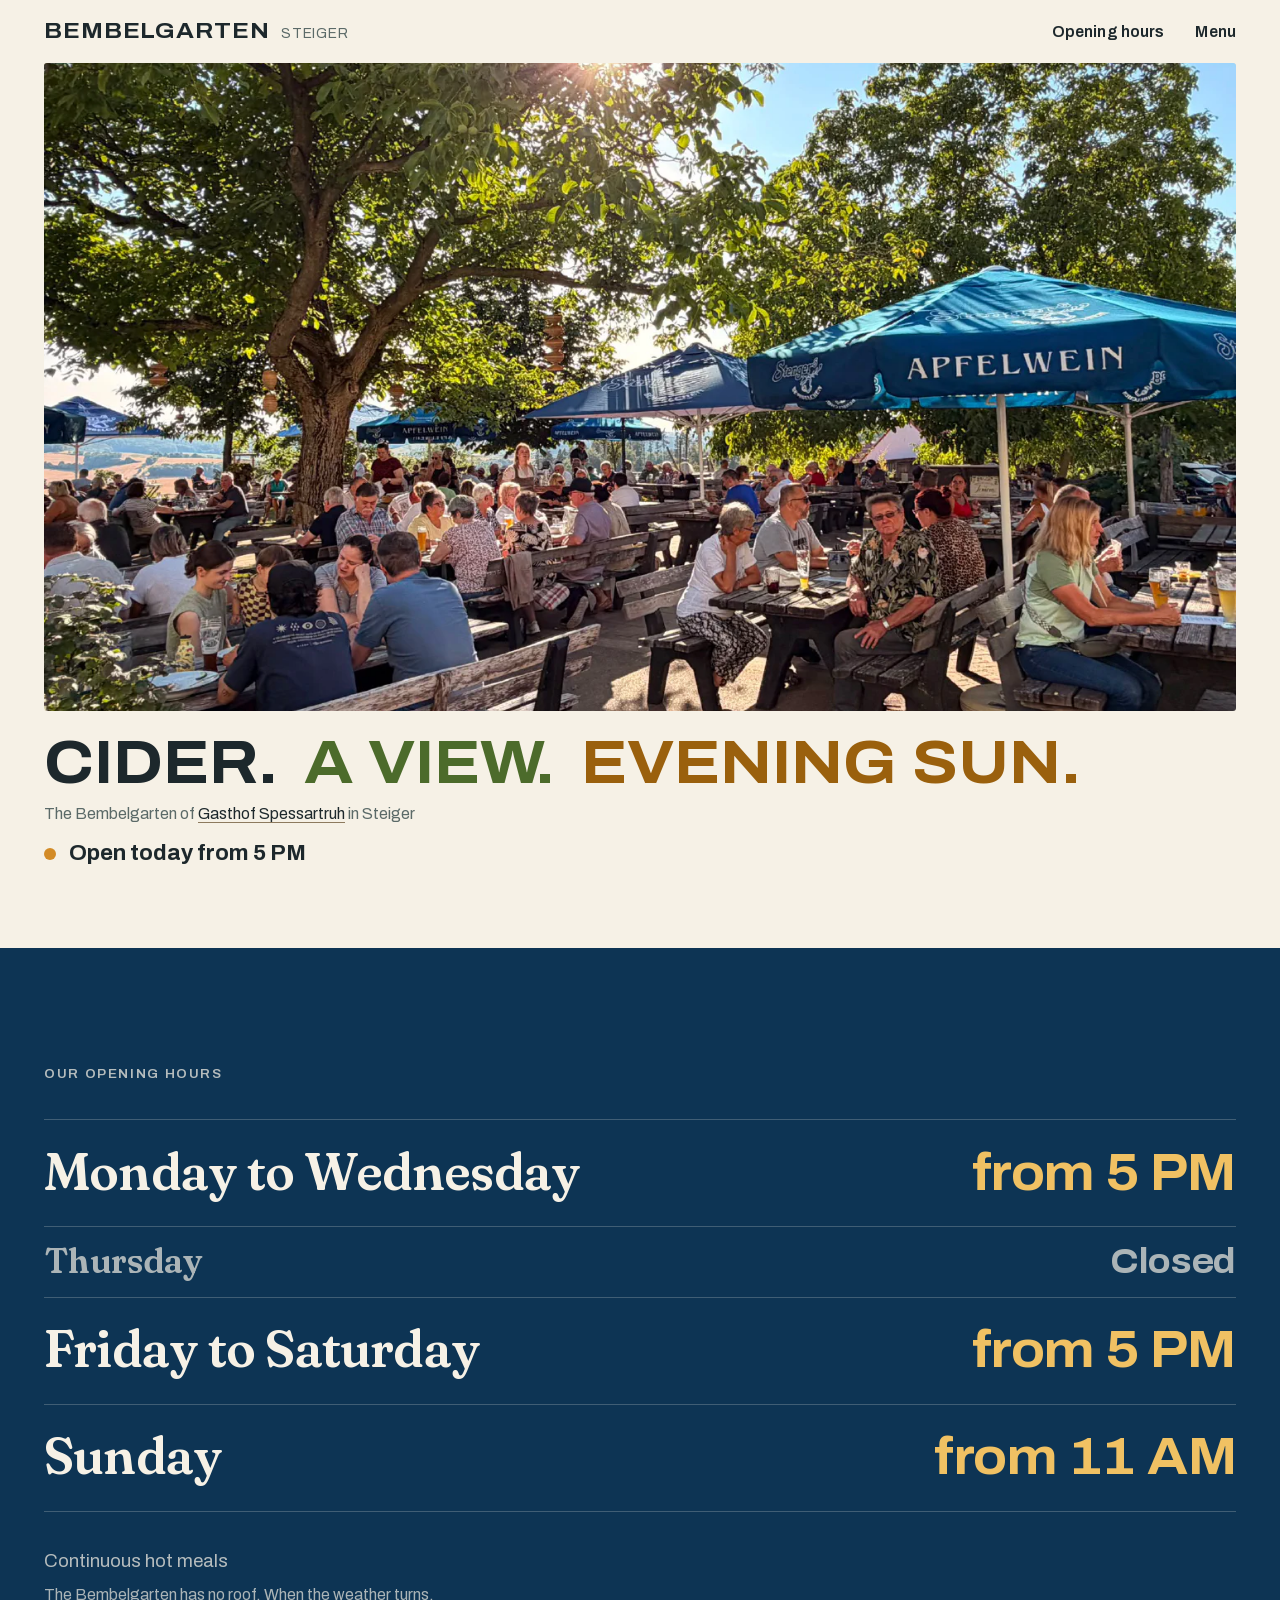
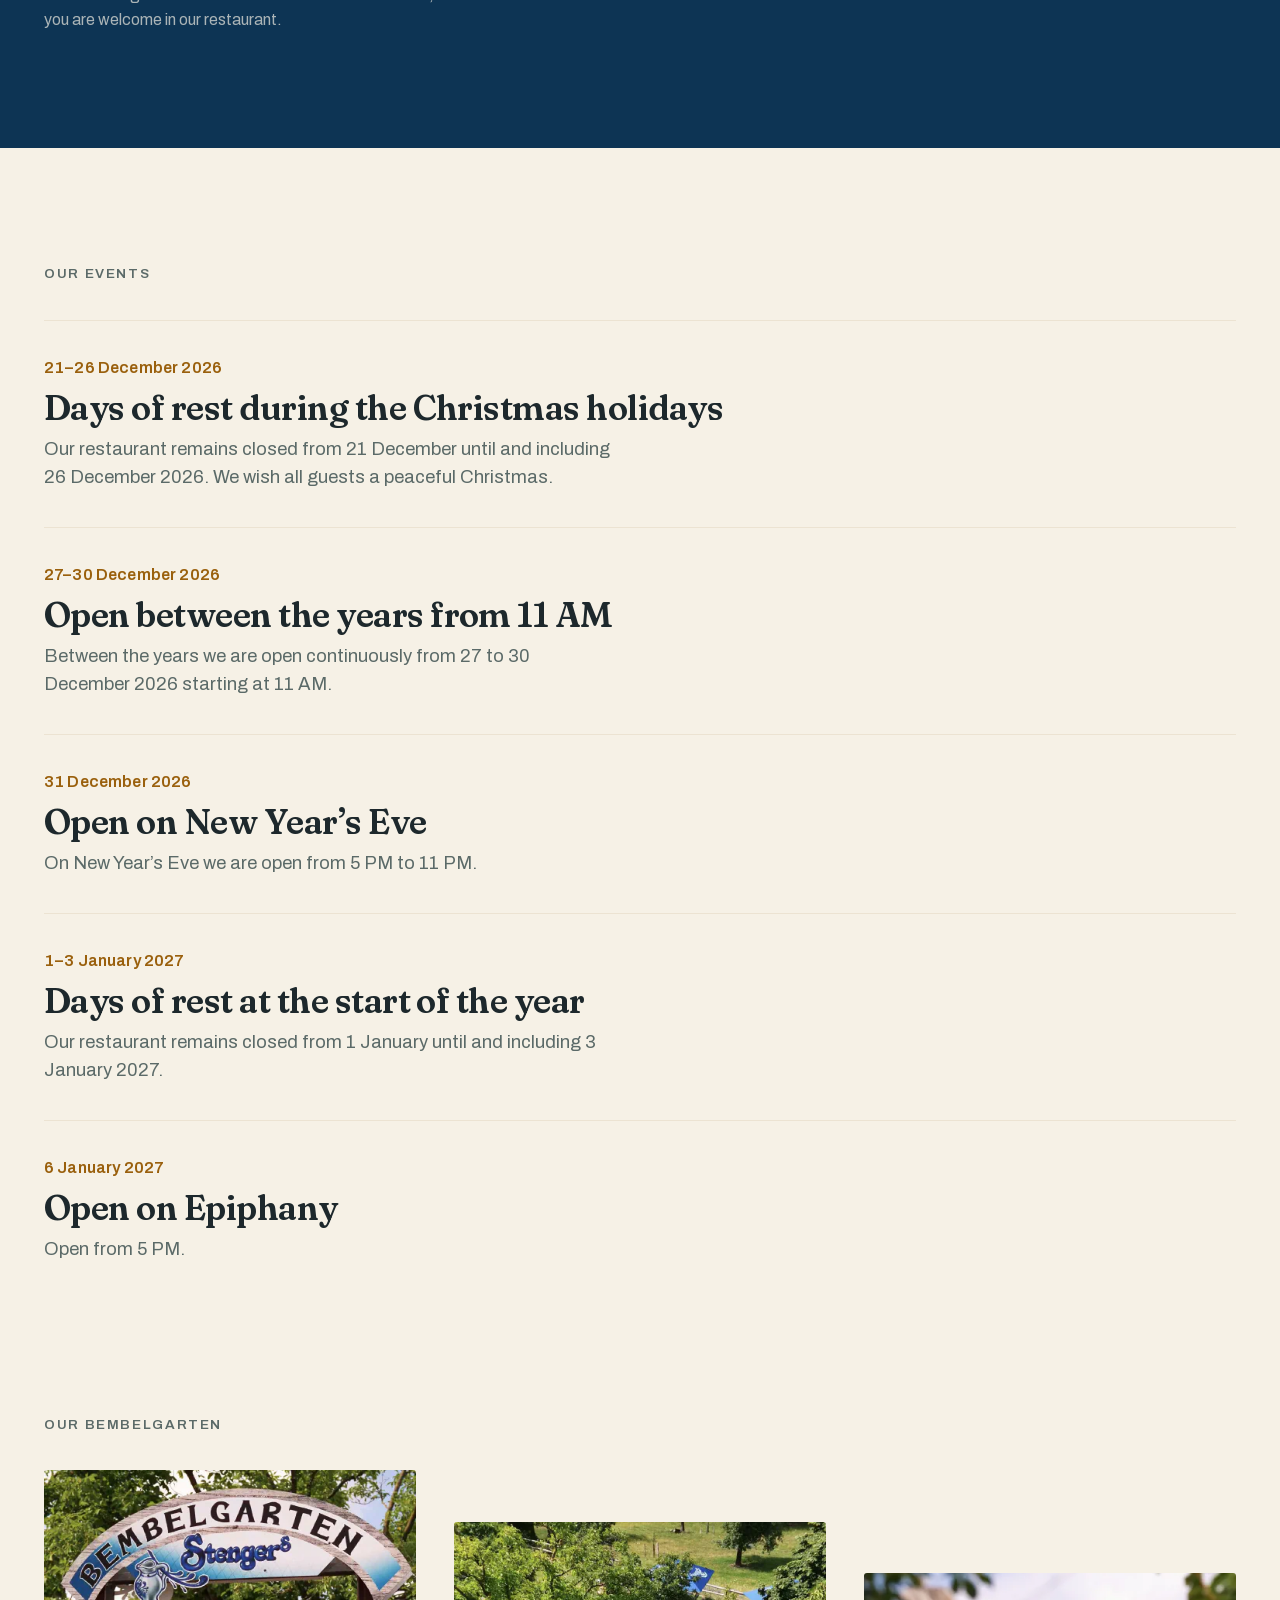
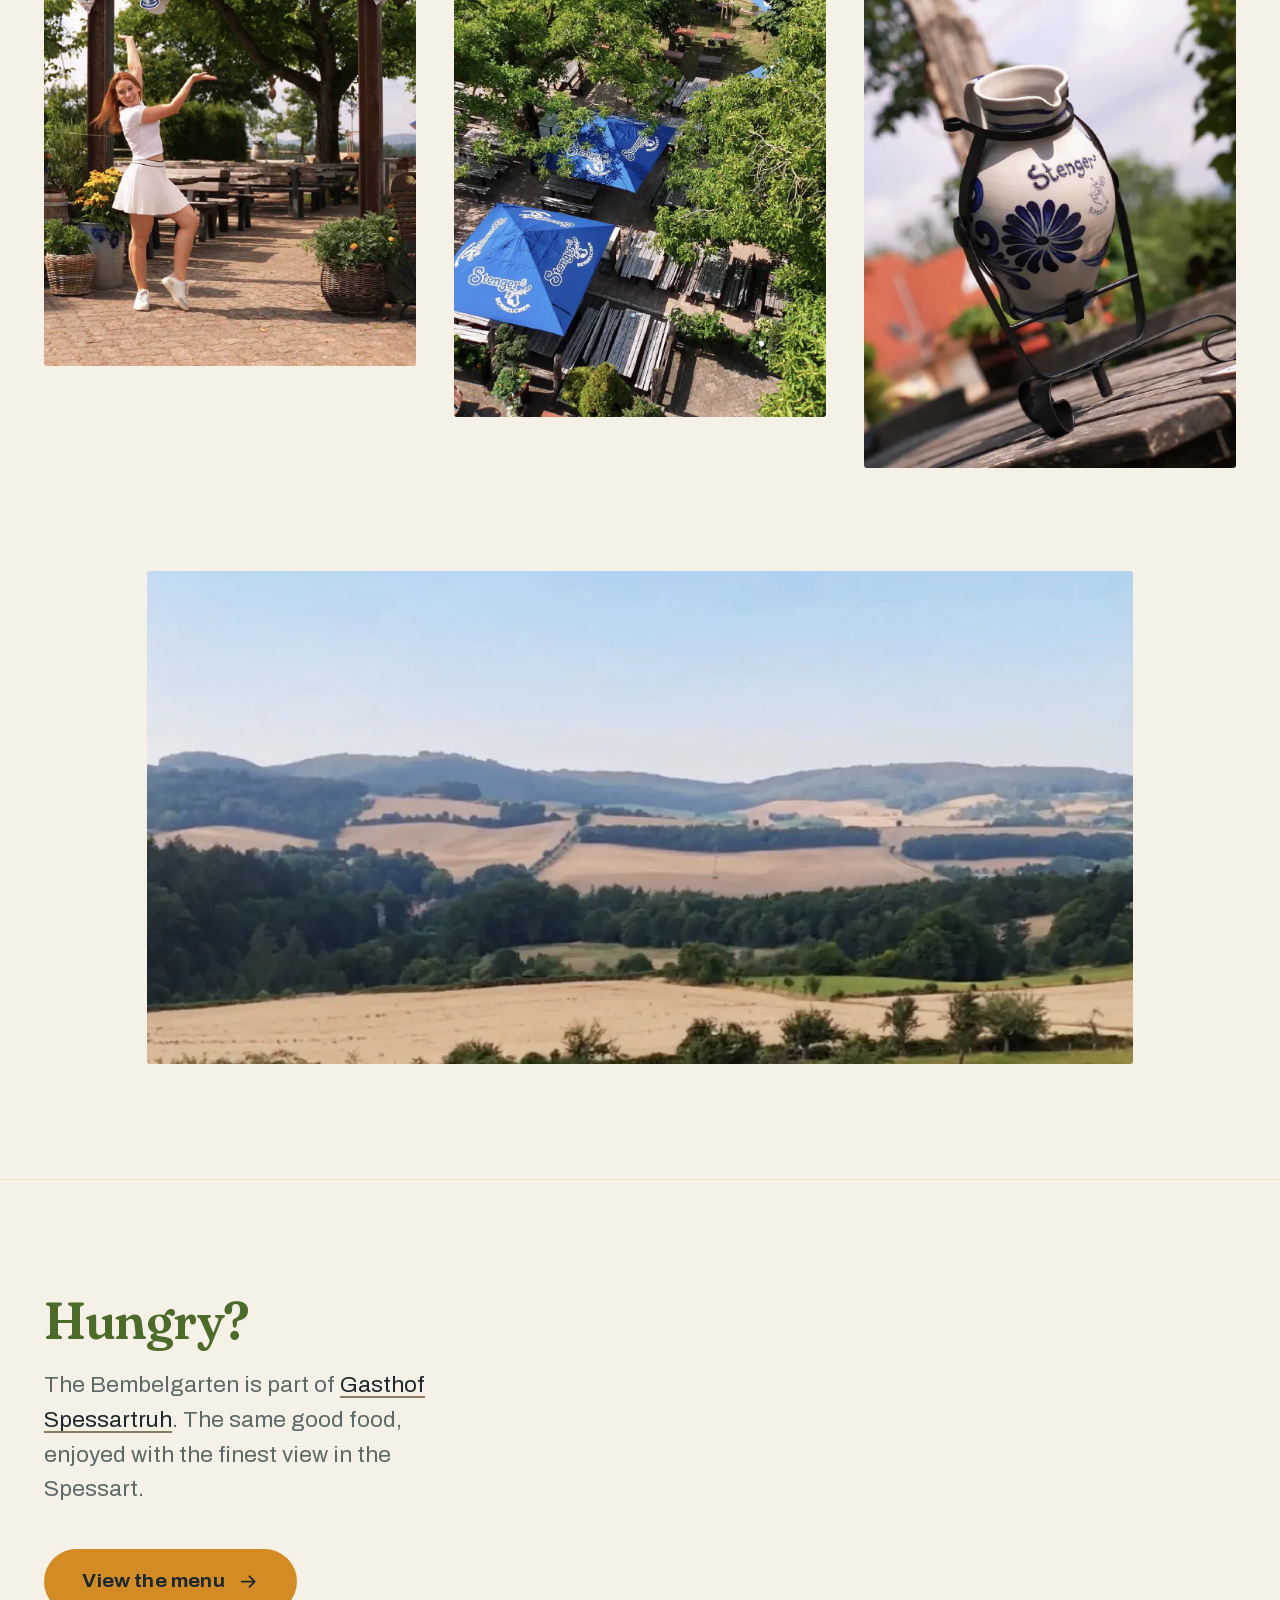
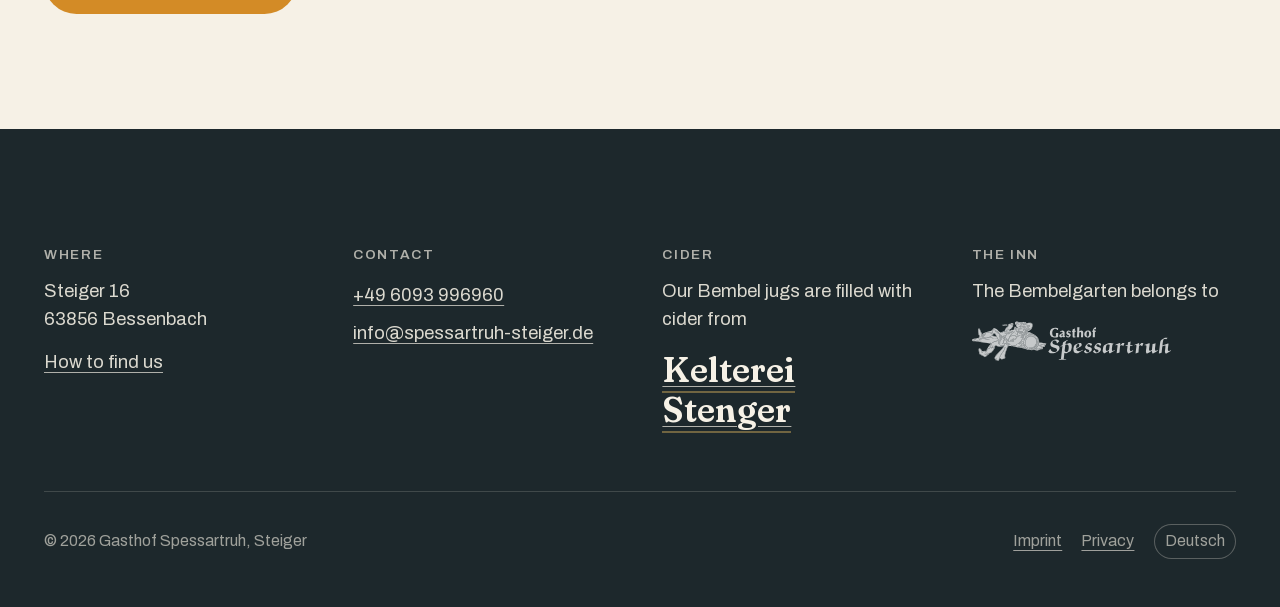
<file: en/index.html>
<!doctype html><html lang=en><head><meta name=generator content="Hugo 0.145.0"><meta charset=utf-8><meta name=viewport content="width=device-width,initial-scale=1,viewport-fit=cover"><title>Bembelgarten Steiger</title>
<meta name=description content="The Bembelgarten in Steiger: cider under old walnut trees, with a wide view across the Spessart. It belongs to Gasthof Spessartruh."><meta name=theme-color content="#0d3454"><link rel=icon type=image/png href=/favicon-96x96.png sizes=96x96><link rel=icon type=image/svg+xml href=/favicon.svg><link rel="shortcut icon" href=/favicon.ico><link rel=apple-touch-icon sizes=180x180 href=/apple-touch-icon.png><meta name=apple-mobile-web-app-title content="Bembelgarten Steiger"><link rel=manifest href=/site.webmanifest><link rel=preload as=font type=font/woff2 href=/fonts/archivo-latin-var.woff2 crossorigin><link rel=preload as=font type=font/woff2 href=/fonts/fraunces-latin-var.woff2 crossorigin><link rel=stylesheet href=/css/main.min.27dcd08794179a826aa3ae83d851e2abc2ba4a8bed590b3c6bce413666594f17.css integrity="sha256-J9zQh5QXmoJqo66D2FHiq8K6SovtWQs8a85BNmZZTxc="><meta property="og:image" content="https://bembelgarten-steiger.de/images/garten/bembelgarten-abend_hu_26a13e6df407be30.jpeg"><meta property="og:image:width" content="1200"><meta property="og:image:height" content="630"><meta property="og:type" content="website"><meta property="og:locale" content="en_GB"><meta property="og:site_name" content="Bembelgarten Steiger"><meta property="og:title" content="Bembelgarten Steiger"><meta property="og:description" content="The Bembelgarten in Steiger: cider under old walnut trees, with a wide view across the Spessart. It belongs to Gasthof Spessartruh."><meta property="og:url" content="https://bembelgarten-steiger.de/en/"><meta name=twitter:card content="summary_large_image"><link rel=canonical href=https://bembelgarten-steiger.de/en/><link rel=alternate hreflang=de href=https://bembelgarten-steiger.de/><link rel=alternate hreflang=en href=https://bembelgarten-steiger.de/en/></head><body class=seite><a class=sprungmarke href=#inhalt>Skip to content</a><header class=kopf><a class=wortmarke href=/en/><span class=wortmarke__eins>Bembelgarten</span>
<span class=wortmarke__zwei>Steiger</span></a><nav class=kopf__nav aria-label="Opening hours"><a href=#zeiten>Opening hours</a>
<a href=/en/menu/>Menu</a></nav></header><main id=inhalt><section class=buehne><figure class=buehne__bild><picture><source type=image/webp sizes=100vw srcset="/images/garten/bembelgarten-abend_hu_265f31bda2b4d894.webp 320w, /images/garten/bembelgarten-abend_hu_24ce0f70782d1b1b.webp 480w, /images/garten/bembelgarten-abend_hu_56de2cdc57c344d9.webp 640w, /images/garten/bembelgarten-abend_hu_dada52999c224722.webp 800w, /images/garten/bembelgarten-abend_hu_4b7da13a41adcd4f.webp 960w, /images/garten/bembelgarten-abend_hu_421a850744dc5fb2.webp 1200w, /images/garten/bembelgarten-abend_hu_af1996514f607905.webp 1440w, /images/garten/bembelgarten-abend_hu_90c17ffd216881fa.webp 1600w, /images/garten/bembelgarten-abend_hu_75339bc28747602.webp 1920w, /images/garten/bembelgarten-abend_hu_10503b59a43a8746.webp 2048w"><img src=/images/garten/bembelgarten-abend_hu_920dff61c61bba43.jpeg width=2048 height=1536 alt="Guests at long wooden benches under old walnut trees, blue cider parasols, and beyond them the view across the fields of the Spessart." fetchpriority=high decoding=async></picture></figure><div class=buehne__leiste><div class=buehne__wort><h1 class=parole><span class=parole__wort>Cider.</span><span class=parole__wort>A view.</span><span class=parole__wort>Evening sun.</span></h1><p class=zugehoerig>The Bembelgarten of <a href=https://www.spessartruh-steiger.de/ rel=noopener>Gasthof Spessartruh</a> in Steiger</p></div><p class=status id=status hidden></p></div></section><aside class=urlaub id=urlaub aria-labelledby=urlaub-titel hidden><div class=urlaub__innen><p class=urlaub__titel id=urlaub-titel></p><p class=urlaub__text id=urlaub-text></p></div></aside><section class=zeiten id=zeiten><div class=zeiten__innen><h2 class="eyebrow eyebrow--hell">Our opening hours</h2><dl class=tafel><div class=tafel__reihe><dt class=tafel__tage>Monday to Wednesday</dt><dd class=tafel__zeit>from 5 PM</dd></div><div class="tafel__reihe tafel__reihe--zu"><dt class=tafel__tage>Thursday</dt><dd class=tafel__zeit>Closed</dd></div><div class=tafel__reihe><dt class=tafel__tage>Friday to Saturday</dt><dd class=tafel__zeit>from 5 PM</dd></div><div class=tafel__reihe><dt class=tafel__tage>Sunday</dt><dd class=tafel__zeit>from 11 AM</dd></div></dl><p class=zeiten__notiz>Continuous hot meals</p><p class="zeiten__notiz zeiten__notiz--klein">The Bembelgarten has no roof. When the weather turns, you are welcome in our restaurant.</p></div></section><section class=events id=events data-termine hidden><div class=events__innen><h2 class=eyebrow>Our events</h2><ul class=events__liste><li class=event data-von=2026-10-01 data-bis=2026-12-26 hidden><div class=event__kopf><p class=event__wann>21–26 December 2026</p></div><h3 class=event__titel>Days of rest during the Christmas holidays</h3><div class=event__text>Our restaurant remains closed from 21 December until and including 26 December 2026.
We wish all guests a peaceful Christmas.</div></li><li class=event data-von=2026-08-01 data-bis=2026-12-30 hidden><div class=event__kopf><p class=event__wann>27–30 December 2026</p></div><h3 class=event__titel>Open between the years from 11 AM</h3><div class=event__text>Between the years we are open continuously from 27 to 30 December 2026 starting at 11 AM.</div></li><li class=event data-von=2026-10-01 data-bis=2026-12-31 hidden><div class=event__kopf><p class=event__wann>31 December 2026</p></div><h3 class=event__titel>Open on New Year’s Eve</h3><div class=event__text>On New Year’s Eve we are open from 5 PM to 11 PM.</div></li><li class=event data-von=2026-10-01 data-bis=2027-01-03 hidden><div class=event__kopf><p class=event__wann>1–3 January 2027</p></div><h3 class=event__titel>Days of rest at the start of the year</h3><div class=event__text>Our restaurant remains closed from 1 January until and including 3 January 2027.</div></li><li class=event data-von=2026-10-01 data-bis=2027-01-06 hidden><div class=event__kopf><p class=event__wann>6 January 2027</p></div><h3 class=event__titel>Open on Epiphany</h3><div class=event__text>Open from 5 PM.</div></li><li class=event data-von=2027-03-01 data-bis=2027-05-09 hidden><div class=event__kopf><p class=event__wann>9 May 2027</p></div><h3 class=event__titel>Mother’s Day with continuous hot food</h3><div class=event__text>On Mother’s Day we offer continuous hot food from 11 AM.</div></li><li class=event data-von=2027-10-01 data-bis=2027-12-26 hidden><div class=event__kopf><p class=event__wann>20–26 December 2027</p></div><h3 class=event__titel>Days of rest during the Christmas holidays</h3><div class=event__text>Our restaurant remains closed from 20 December until and including 26 December 2027.
We wish all guests a peaceful Christmas.</div></li></ul></div></section><section class=galerie id=galerie><h2 class=eyebrow>Our Bembelgarten</h2><div class=galerie__gitter tabindex=0 role=region aria-label="Pictures from the Bembelgarten, scrollable sideways"><figure class="bild bild--hoch1"><picture><source type=image/webp sizes="(max-width: 799px) 68vw, 31vw" srcset="/images/garten/schild_hu_390420d3e128535c.webp 320w, /images/garten/schild_hu_915908ec357a429b.webp 480w, /images/garten/schild_hu_b54d46d89d19bdc8.webp 640w, /images/garten/schild_hu_89b533df00e80065.webp 800w, /images/garten/schild_hu_b75f8eea86436cb8.webp 960w, /images/garten/schild_hu_32b0af8925e70ceb.webp 1200w, /images/garten/schild_hu_98cb61e2c6219dab.webp 1320w"><img src=/images/garten/schild_hu_eda44791c7e99c5f.jpeg width=1320 height=2336 alt="Wooden entrance sign reading “Bembelgarten” with the Stenger crest" loading=lazy decoding=async></picture></figure><figure class="bild bild--hoch2"><picture><source type=image/webp sizes="(max-width: 799px) 68vw, 31vw" srcset="/images/garten/garten-von-oben_hu_bb4c3c5f11cc8752.webp 320w, /images/garten/garten-von-oben_hu_540d128ab31aa66a.webp 480w, /images/garten/garten-von-oben_hu_e38b43f60f1128b9.webp 640w, /images/garten/garten-von-oben_hu_4d6ddc910271eba8.webp 800w, /images/garten/garten-von-oben_hu_c7f15edff7710cc2.webp 960w, /images/garten/garten-von-oben_hu_1c008ca18c2990c5.webp 1200w, /images/garten/garten-von-oben_hu_dde7c520e81adfcd.webp 1320w"><img src=/images/garten/garten-von-oben_hu_eb17cfc5ba492cf6.jpeg width=1320 height=2340 alt="The Bembelgarten seen from above, blue Stenger parasols between the trees" loading=lazy decoding=async></picture></figure><figure class="bild bild--hoch3"><picture><source type=image/webp sizes="(max-width: 799px) 68vw, 31vw" srcset="/images/garten/bembel_hu_b51f440eb98e2040.webp 320w, /images/garten/bembel_hu_83e1c4004ebc843b.webp 480w, /images/garten/bembel_hu_c31deab3b6bf3e06.webp 640w, /images/garten/bembel_hu_bc8fc923dc76596f.webp 800w, /images/garten/bembel_hu_c97ec3227dd6cb89.webp 960w, /images/garten/bembel_hu_7e654e1d3cd5b58e.webp 1200w, /images/garten/bembel_hu_46b62898270555f.webp 1320w"><img src=/images/garten/bembel_hu_890c661dabacb2d3.jpeg width=1320 height=2334 alt="A Stenger cider jug of grey-blue stoneware on a wooden table in the garden" loading=lazy decoding=async></picture></figure><figure class="bild bild--panorama"><picture><source type=image/webp sizes="(max-width: 799px) 86vw, 76vw" srcset="/images/garten/blick-weit_hu_febdf5d7cfc20605.webp 320w, /images/garten/blick-weit_hu_45098d72907f8f96.webp 480w, /images/garten/blick-weit_hu_47f6eb703175eb07.webp 640w, /images/garten/blick-weit_hu_a5bfa657bd58c07e.webp 800w, /images/garten/blick-weit_hu_fe79879e35b0064d.webp 960w, /images/garten/blick-weit_hu_423758a0431e0a14.webp 1200w, /images/garten/blick-weit_hu_1d79ee31542af355.webp 1320w"><img src=/images/garten/blick-weit_hu_6030217450f6d8b7.jpeg width=1320 height=654 alt="View from the Bembelgarten across fields and the wooded hills of the Spessart" loading=lazy decoding=async></picture></figure></div></section><section class=karte id=speisekarte><div class=karte__innen><h2 class=karte__frage>Hungry?</h2><p class=karte__text>The Bembelgarten is part of <a href=https://www.spessartruh-steiger.de/ rel=noopener>Gasthof Spessartruh</a>. The same good food, enjoyed with the finest view in the Spessart.</p><a class=knopf href=/en/menu/>View the menu<svg class="knopf__pfeil" viewBox="0 0 24 24" aria-hidden="true" focusable="false"><path d="M4 12h15M13 6l6 6-6 6" fill="none" stroke="currentcolor" stroke-width="2" stroke-linecap="round" stroke-linejoin="round"/></svg></a></div></section><script type=application/json id=zeiten-daten>{"schliessungen":[{"bis":"2025-01-01","text":"Dear guests, today is a rest day.  \n Our restaurant will remain closed on 01.01.2025.","titel":"Today is a Rest Day","von":"2025-01-01"},{"bis":"2025-04-03","text":"Dear guests,  \n Our restaurant is on a winter break until April 3rd. Our hotel with breakfast remain open for you during this time.","titel":"Winter Break","von":"2025-01-13"},{"bis":"2025-06-19","text":"Dear guests, today is a rest day.  \n Our restaurant will remain closed on 19.06.2025.","titel":"Today is a Rest Day","von":"2025-06-19"},{"bis":"2025-06-19","text":"Dear guests, we are on vacation.  \n Our restaurant will remain closed until 19.06.2025 inclusive.","titel":"We Are on Vacation","von":"2025-06-09"},{"bis":"2025-08-15","text":"Dear guests, today is a rest day.  \n Our restaurant will remain closed on 15.08.2025.","titel":"Today is a Rest Day","von":"2025-08-15"},{"bis":"2025-10-02","text":"Dear guests, we are on vacation.  \n Our restaurant will remain closed until 02.10.2025 inclusive.","titel":"We Are on Vacation","von":"2025-09-17"},{"bis":"2025-12-26","text":"Dear guests, we are on vacation.  \n Our restaurant will remain closed until 26.12.2025 inclusive.","titel":"We Are on Vacation","von":"2025-12-22"},{"bis":"2027-12-26","text":"Dear guests, we are on vacation. Our restaurant remains closed until and including 26 December 2027.","titel":"We are on vacation","von":"2027-12-20"},{"bis":"2027-09-26","text":"Dear guests, we are on vacation. Our restaurant remains closed until and including 26 September 2027.","titel":"We are on vacation","von":"2027-09-15"},{"bis":"2027-07-01","text":"Dear guests, we are on vacation. Our restaurant remains closed until and including 1 July 2027.","titel":"We are on vacation","von":"2027-06-21"},{"bis":"2027-02-11","text":"Dear guests, we are on vacation. Our restaurant remains closed until and including 11 February 2027.","titel":"We are on vacation","von":"2027-02-01"},{"bis":"2027-01-03","text":"Dear guests, we have days of rest. Our restaurant remains closed until and including 3 January 2027.","titel":"Days of rest at the start of the year","von":"2027-01-01"},{"bis":"2026-12-26","text":"Dear guests, we are on vacation. Our restaurant remains closed until and including 26 December 2026.","titel":"We are on vacation","von":"2026-12-21"},{"bis":"2026-11-19","text":"Dear guests, we are on vacation. Our restaurant remains closed until and including 19 November 2026.","titel":"We are on vacation","von":"2026-11-01"},{"bis":"2026-08-18","text":"We have a day off, our restaurant will be closed on 17 August 2026.","titel":"Today is a day off","von":"2026-08-14"},{"bis":"2026-06-18","text":"Dear guests, we are on vacation. Our restaurant remains closed until and including 18 June 2026.","titel":"We are on vacation","von":"2026-06-08"},{"bis":"2026-02-26","text":"Dear guests, we are on vacation. Our restaurant remains closed until and including 26 February 2026.","titel":"We are on vacation","von":"2026-02-09"},{"bis":"2026-01-01","text":"Dear guests, today is a day of rest. Our restaurant remains closed today.","titel":"Today is a day of rest","von":"2026-01-01"}],"sonderzeiten":[{"ab":"11:00","bis":"2027-05-09","von":"2027-05-09"},{"ab":"17:00","bis":"2027-01-06","von":"2027-01-06"},{"ab":"17:00","bis":"2026-12-31","von":"2026-12-31"},{"ab":"11:00","bis":"2026-12-30","von":"2026-12-27"}],"tagzeiten":{"0":"11:00","1":"17:00","2":"17:00","3":"17:00","4":"","5":"17:00","6":"17:00"},"texte":{"geschlossen":"Closed today","offen":"Open now","spaeter":"Open today from {ZEIT}","zu":"Closed today"}}</script><script src=/js/jetzt.min.7a0d6f6855b90f4111c7174b53d223b2dcbfdb624496b1bea9753bd8eab79e9c.js defer></script><script src=/js/status.min.b0d8931cfaf7fd231a7b3502115676d50241d22a35e2a41860d8867c97a1d4c3.js defer></script><script src=/js/termine.min.7f739ef4e5e1e1a9e90ddf1bcd05a17712fa524315f8c2cdcc7bec6e1ed11ca7.js defer></script></main><footer class=fuss><div class=fuss__innen><div class=fuss__spalten><div class=fuss__block><h2 class=fuss__titel>Where</h2><p>Steiger 16<br>63856 Bessenbach</p><p><a href=/en/directions/>How to find us</a></p></div><div class=fuss__block><h2 class=fuss__titel>Contact</h2><p><a href=tel:+496093996960>+49 6093 996960</a><br><a href=mailto:info@spessartruh-steiger.de>info@spessartruh-steiger.de</a></p></div><div class=fuss__block><h2 class=fuss__titel>Cider</h2><p>Our Bembel jugs are filled with cider from</p><a class=fuss__logo href=https://www.stengersfruchterlebnis.de/steng-apfelwein-ubersicht/ rel=noopener><span class=fuss__name>Kelterei Stenger</span></a></div><div class=fuss__block><h2 class=fuss__titel>The inn</h2><p>The Bembelgarten belongs to</p><a class=fuss__logo href=https://www.spessartruh-steiger.de/ rel=noopener><img class="logo logo--spessartruh" src=/images/logos/spessartruh.svg alt="Gasthof Spessartruh"></a></div></div><div class=fuss__zeile><p class=fuss__klein>© 2026 Gasthof Spessartruh, Steiger</p><p class=fuss__klein><a href=/en/imprint/>Imprint</a>
<a href=/en/privacy/>Privacy</a>
<a class=fuss__sprache href=/ hreflang=de lang=de>Deutsch</a></p></div></div></footer></body></html>
</file>
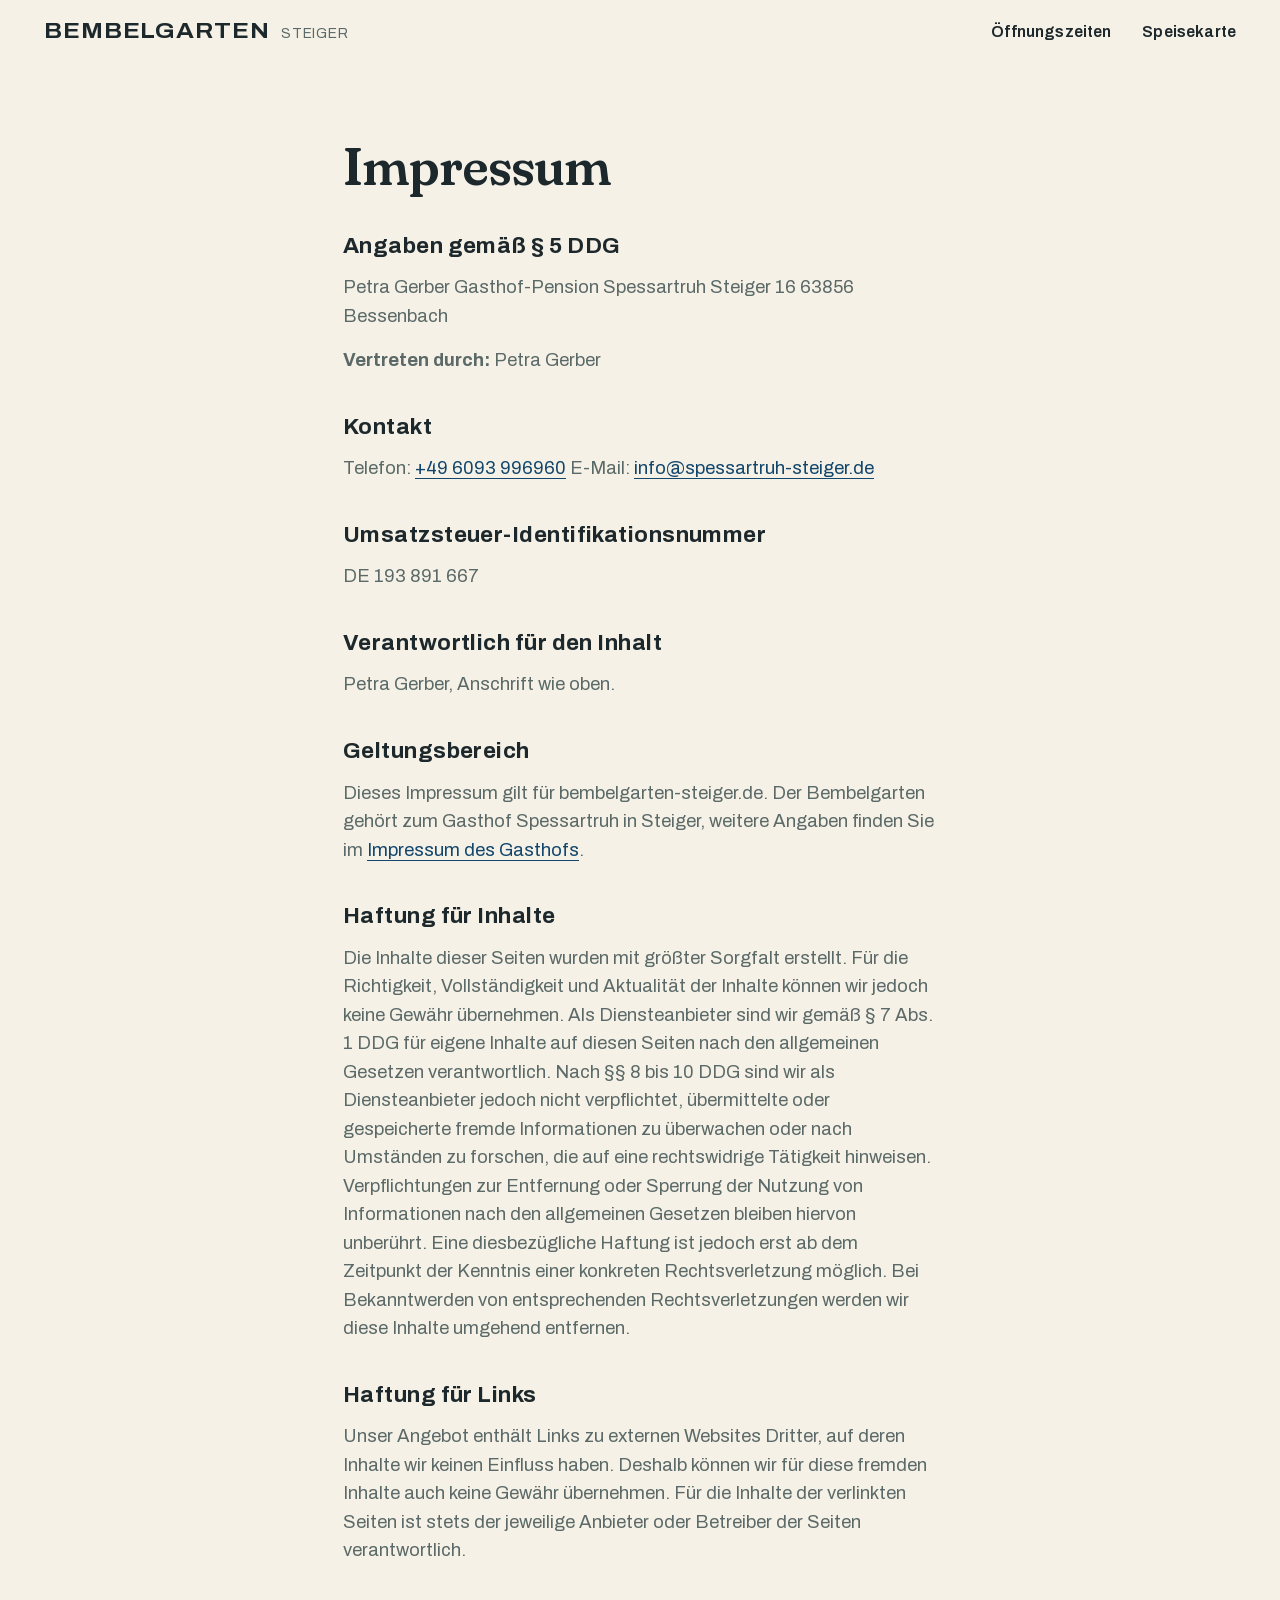
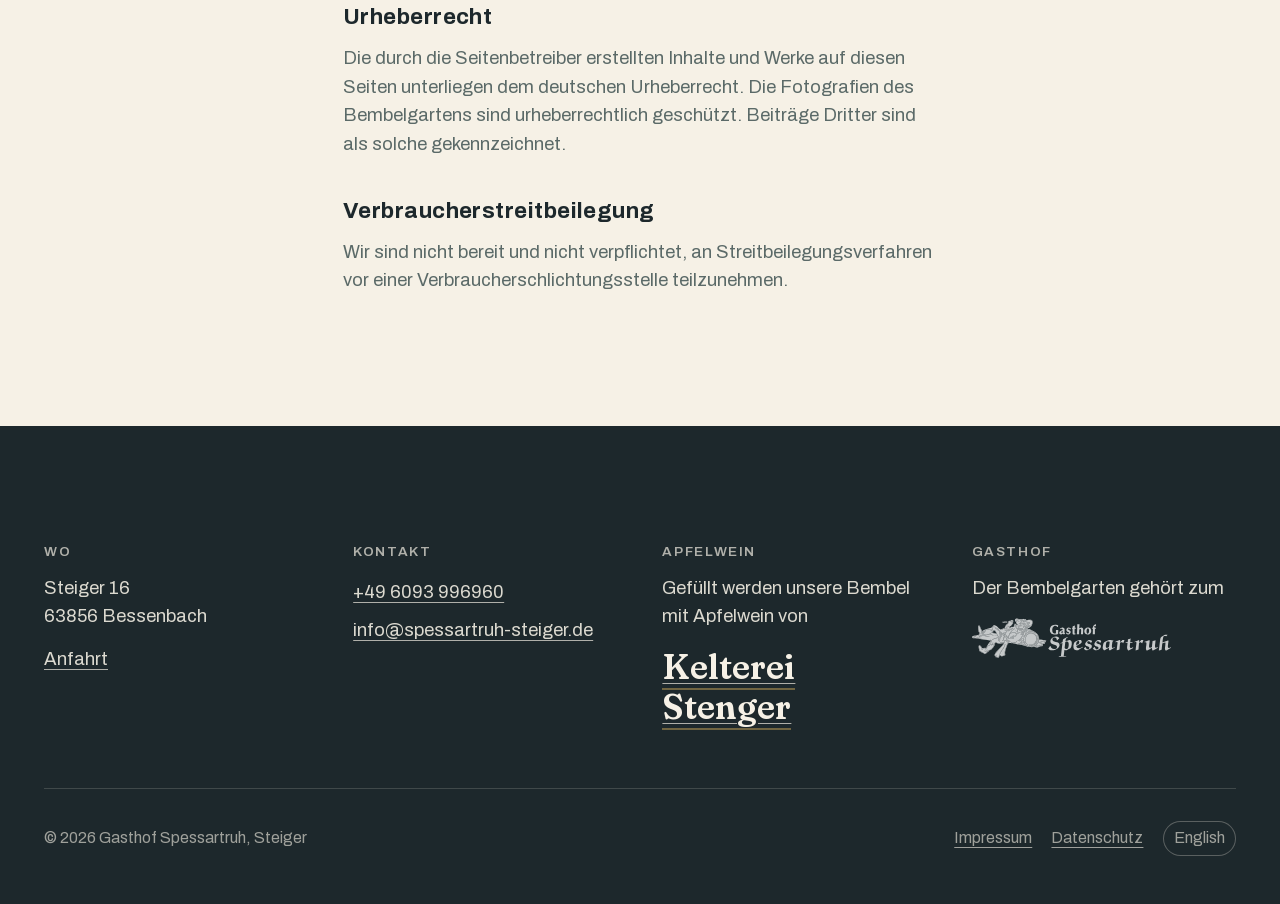
<file: impressum/index.html>
<!doctype html><html lang=de><head><meta charset=utf-8><meta name=viewport content="width=device-width,initial-scale=1,viewport-fit=cover"><title>Bembelgarten Steiger · Impressum</title>
<meta name=description content="Impressum · Bembelgarten Steiger"><meta name=theme-color content="#0d3454"><link rel=icon type=image/png href=/favicon-96x96.png sizes=96x96><link rel=icon type=image/svg+xml href=/favicon.svg><link rel="shortcut icon" href=/favicon.ico><link rel=apple-touch-icon sizes=180x180 href=/apple-touch-icon.png><meta name=apple-mobile-web-app-title content="Bembelgarten Steiger"><link rel=manifest href=/site.webmanifest><link rel=preload as=font type=font/woff2 href=/fonts/archivo-latin-var.woff2 crossorigin><link rel=preload as=font type=font/woff2 href=/fonts/fraunces-latin-var.woff2 crossorigin><link rel=stylesheet href=/css/main.min.27dcd08794179a826aa3ae83d851e2abc2ba4a8bed590b3c6bce413666594f17.css integrity="sha256-J9zQh5QXmoJqo66D2FHiq8K6SovtWQs8a85BNmZZTxc="><meta property="og:image" content="https://bembelgarten-steiger.de/images/garten/bembelgarten-abend_hu_26a13e6df407be30.jpeg"><meta property="og:image:width" content="1200"><meta property="og:image:height" content="630"><meta property="og:type" content="website"><meta property="og:locale" content="de_DE"><meta property="og:site_name" content="Bembelgarten Steiger"><meta property="og:title" content="Impressum"><meta property="og:description" content="Der Bembelgarten in Steiger: Apfelwein unter alten Nussbäumen, mit Blick über den Spessart. Er gehört zum Gasthof Spessartruh."><meta property="og:url" content="https://bembelgarten-steiger.de/impressum/"><meta name=twitter:card content="summary_large_image"><link rel=canonical href=https://bembelgarten-steiger.de/impressum/><link rel=alternate hreflang=de href=https://bembelgarten-steiger.de/impressum/><link rel=alternate hreflang=en href=https://bembelgarten-steiger.de/en/imprint/></head><body class=seite><a class=sprungmarke href=#inhalt>Zum Inhalt springen</a><header class=kopf><a class=wortmarke href=/><span class=wortmarke__eins>Bembelgarten</span>
<span class=wortmarke__zwei>Steiger</span></a><nav class=kopf__nav aria-label=Öffnungszeiten><a href=/#zeiten>Öffnungszeiten</a>
<a href=/speisekarte/>Speisekarte</a></nav></header><main id=inhalt><article class=textseite><h1>Impressum</h1><h2 id=angaben-gemäß--5-ddg>Angaben gemäß § 5 DDG</h2><p>Petra Gerber
Gasthof-Pension Spessartruh
Steiger 16
63856 Bessenbach</p><p><strong>Vertreten durch:</strong> Petra Gerber</p><h2 id=kontakt>Kontakt</h2><p>Telefon: <a href=#ZgotmplZ>+49 6093 996960</a>
E-Mail: <a href=mailto:info@spessartruh-steiger.de>info@spessartruh-steiger.de</a></p><h2 id=umsatzsteuer-identifikationsnummer>Umsatzsteuer-Identifikationsnummer</h2><p>DE 193 891 667</p><h2 id=verantwortlich-für-den-inhalt>Verantwortlich für den Inhalt</h2><p>Petra Gerber, Anschrift wie oben.</p><h2 id=geltungsbereich>Geltungsbereich</h2><p>Dieses Impressum gilt für bembelgarten-steiger.de. Der Bembelgarten gehört zum
Gasthof Spessartruh in Steiger, weitere Angaben finden Sie im
<a href=https://www.spessartruh-steiger.de/impress>Impressum des Gasthofs</a>.</p><h2 id=haftung-für-inhalte>Haftung für Inhalte</h2><p>Die Inhalte dieser Seiten wurden mit größter Sorgfalt erstellt. Für die Richtigkeit,
Vollständigkeit und Aktualität der Inhalte können wir jedoch keine Gewähr übernehmen.
Als Diensteanbieter sind wir gemäß § 7 Abs. 1 DDG für eigene Inhalte auf diesen Seiten
nach den allgemeinen Gesetzen verantwortlich. Nach §§ 8 bis 10 DDG sind wir als
Diensteanbieter jedoch nicht verpflichtet, übermittelte oder gespeicherte fremde
Informationen zu überwachen oder nach Umständen zu forschen, die auf eine rechtswidrige
Tätigkeit hinweisen. Verpflichtungen zur Entfernung oder Sperrung der Nutzung von
Informationen nach den allgemeinen Gesetzen bleiben hiervon unberührt. Eine
diesbezügliche Haftung ist jedoch erst ab dem Zeitpunkt der Kenntnis einer konkreten
Rechtsverletzung möglich. Bei Bekanntwerden von entsprechenden Rechtsverletzungen
werden wir diese Inhalte umgehend entfernen.</p><h2 id=haftung-für-links>Haftung für Links</h2><p>Unser Angebot enthält Links zu externen Websites Dritter, auf deren Inhalte wir keinen
Einfluss haben. Deshalb können wir für diese fremden Inhalte auch keine Gewähr
übernehmen. Für die Inhalte der verlinkten Seiten ist stets der jeweilige Anbieter oder
Betreiber der Seiten verantwortlich.</p><h2 id=urheberrecht>Urheberrecht</h2><p>Die durch die Seitenbetreiber erstellten Inhalte und Werke auf diesen Seiten unterliegen
dem deutschen Urheberrecht. Die Fotografien des Bembelgartens sind urheberrechtlich
geschützt. Beiträge Dritter sind als solche gekennzeichnet.</p><h2 id=verbraucherstreitbeilegung>Verbraucherstreitbeilegung</h2><p>Wir sind nicht bereit und nicht verpflichtet, an Streitbeilegungsverfahren vor einer
Verbraucherschlichtungsstelle teilzunehmen.</p></article></main><footer class=fuss><div class=fuss__innen><div class=fuss__spalten><div class=fuss__block><h2 class=fuss__titel>Wo</h2><p>Steiger 16<br>63856 Bessenbach</p><p><a href=/anfahrt/>Anfahrt</a></p></div><div class=fuss__block><h2 class=fuss__titel>Kontakt</h2><p><a href=tel:+496093996960>+49 6093 996960</a><br><a href=mailto:info@spessartruh-steiger.de>info@spessartruh-steiger.de</a></p></div><div class=fuss__block><h2 class=fuss__titel>Apfelwein</h2><p>Gefüllt werden unsere Bembel mit Apfelwein von</p><a class=fuss__logo href=https://www.stengersfruchterlebnis.de/steng-apfelwein-ubersicht/ rel=noopener><span class=fuss__name>Kelterei Stenger</span></a></div><div class=fuss__block><h2 class=fuss__titel>Gasthof</h2><p>Der Bembelgarten gehört zum</p><a class=fuss__logo href=https://www.spessartruh-steiger.de/ rel=noopener><img class="logo logo--spessartruh" src=/images/logos/spessartruh.svg alt="Gasthof Spessartruh"></a></div></div><div class=fuss__zeile><p class=fuss__klein>© 2026 Gasthof Spessartruh, Steiger</p><p class=fuss__klein><a href=/impressum/>Impressum</a>
<a href=/datenschutz/>Datenschutz</a>
<a class=fuss__sprache href=/en/imprint/ hreflang=en lang=en>English</a></p></div></div></footer></body></html>
</file>
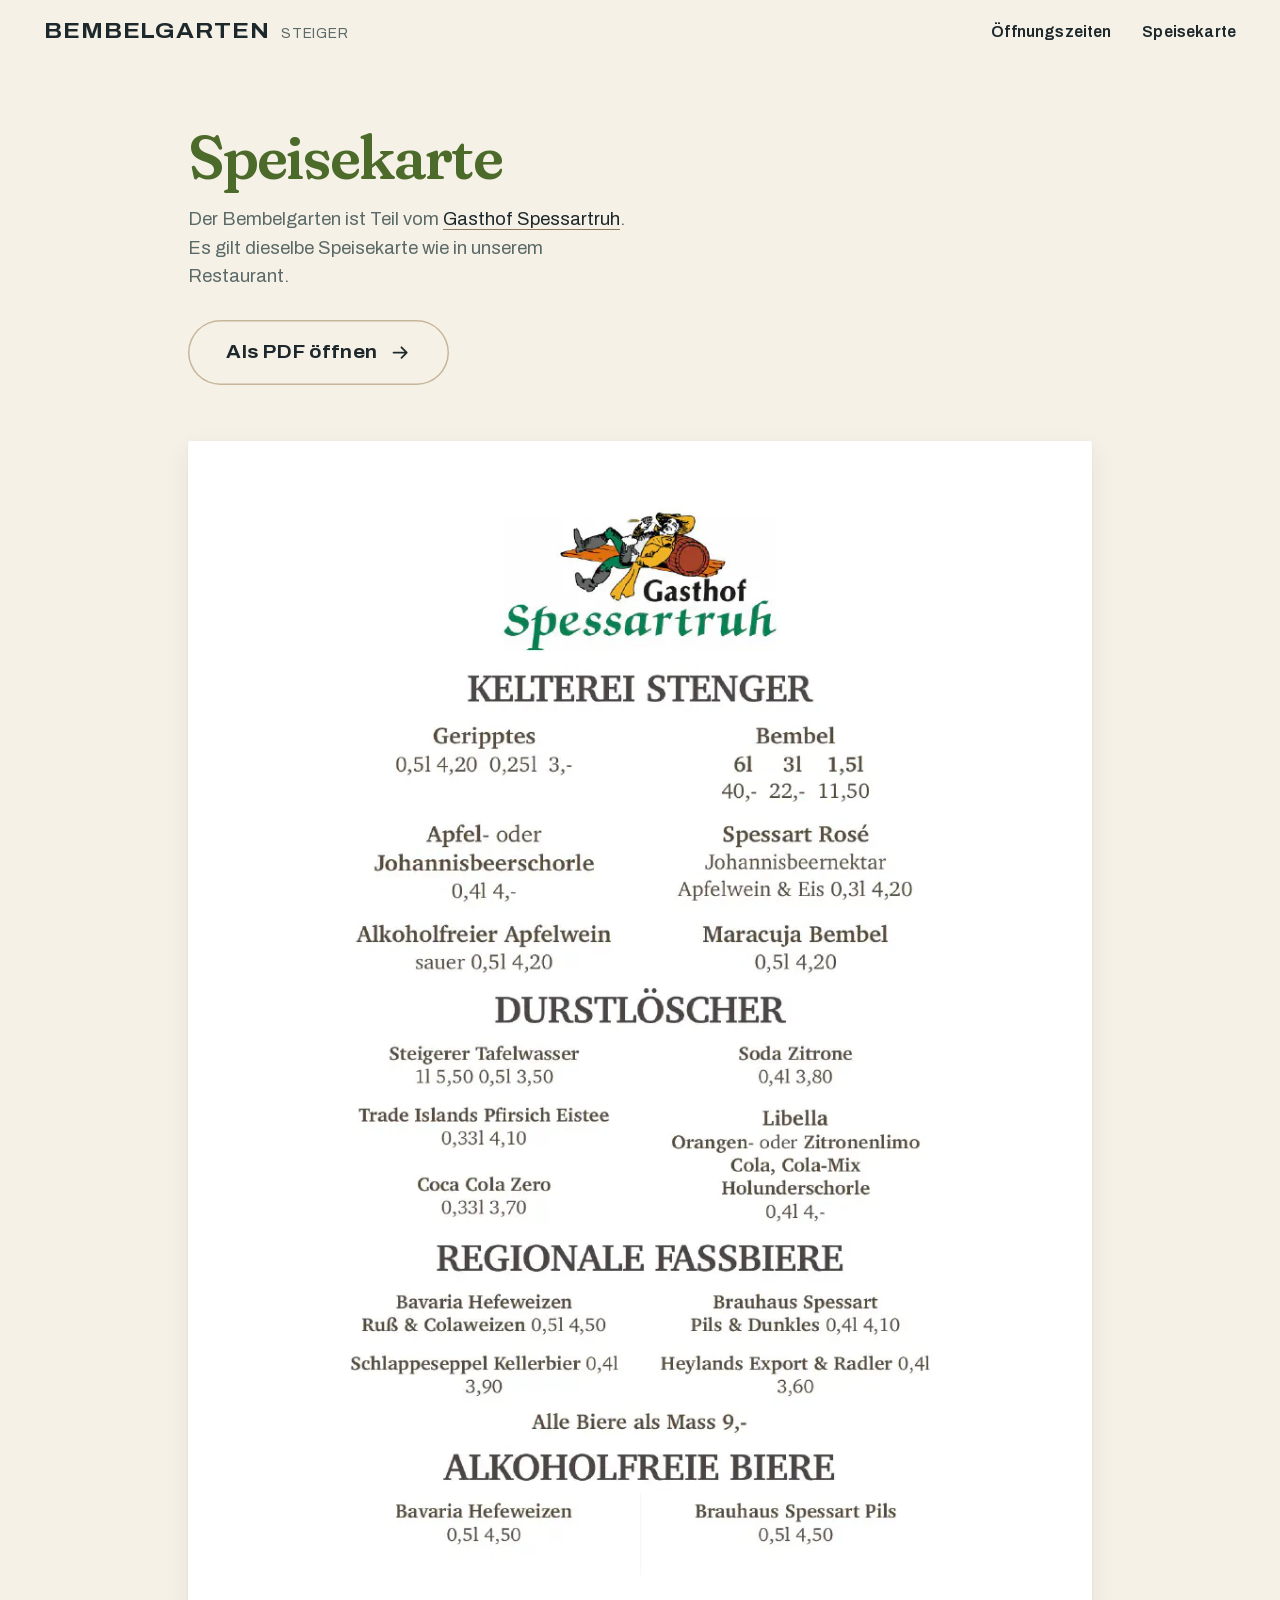
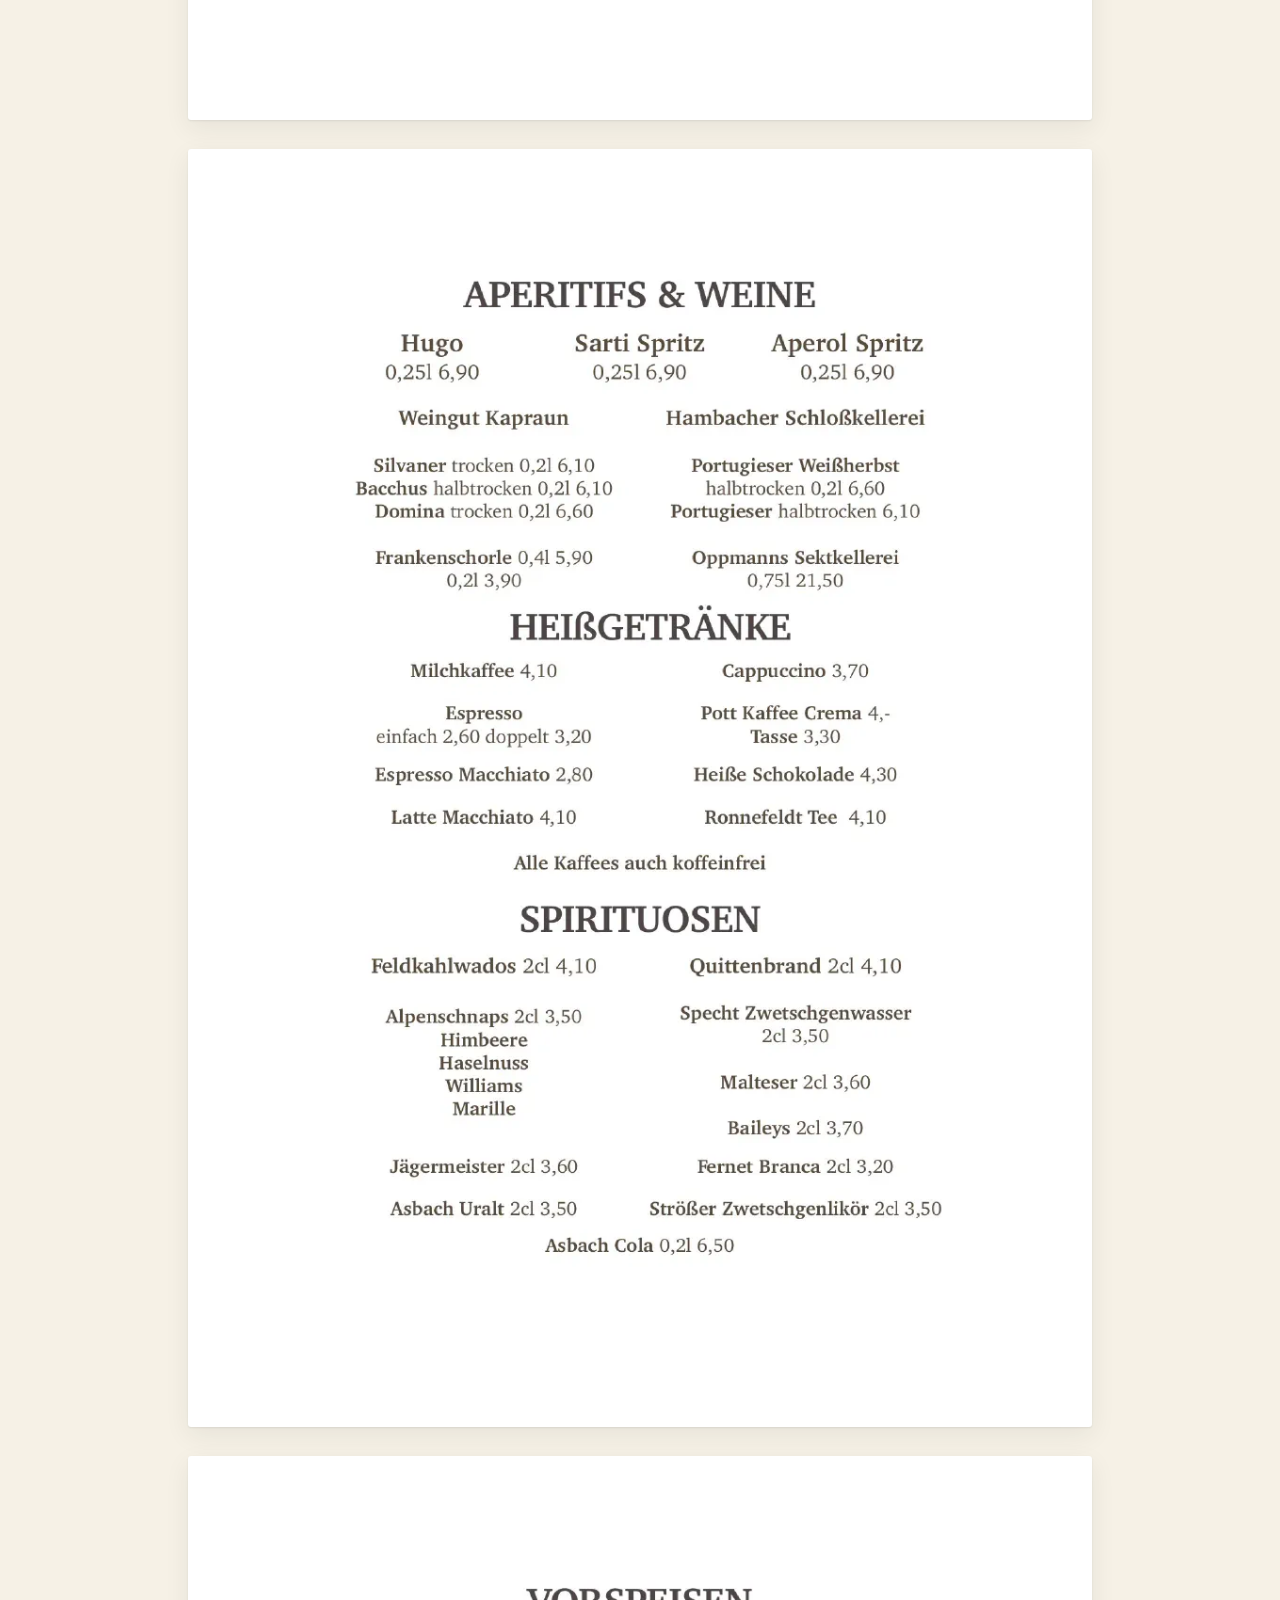
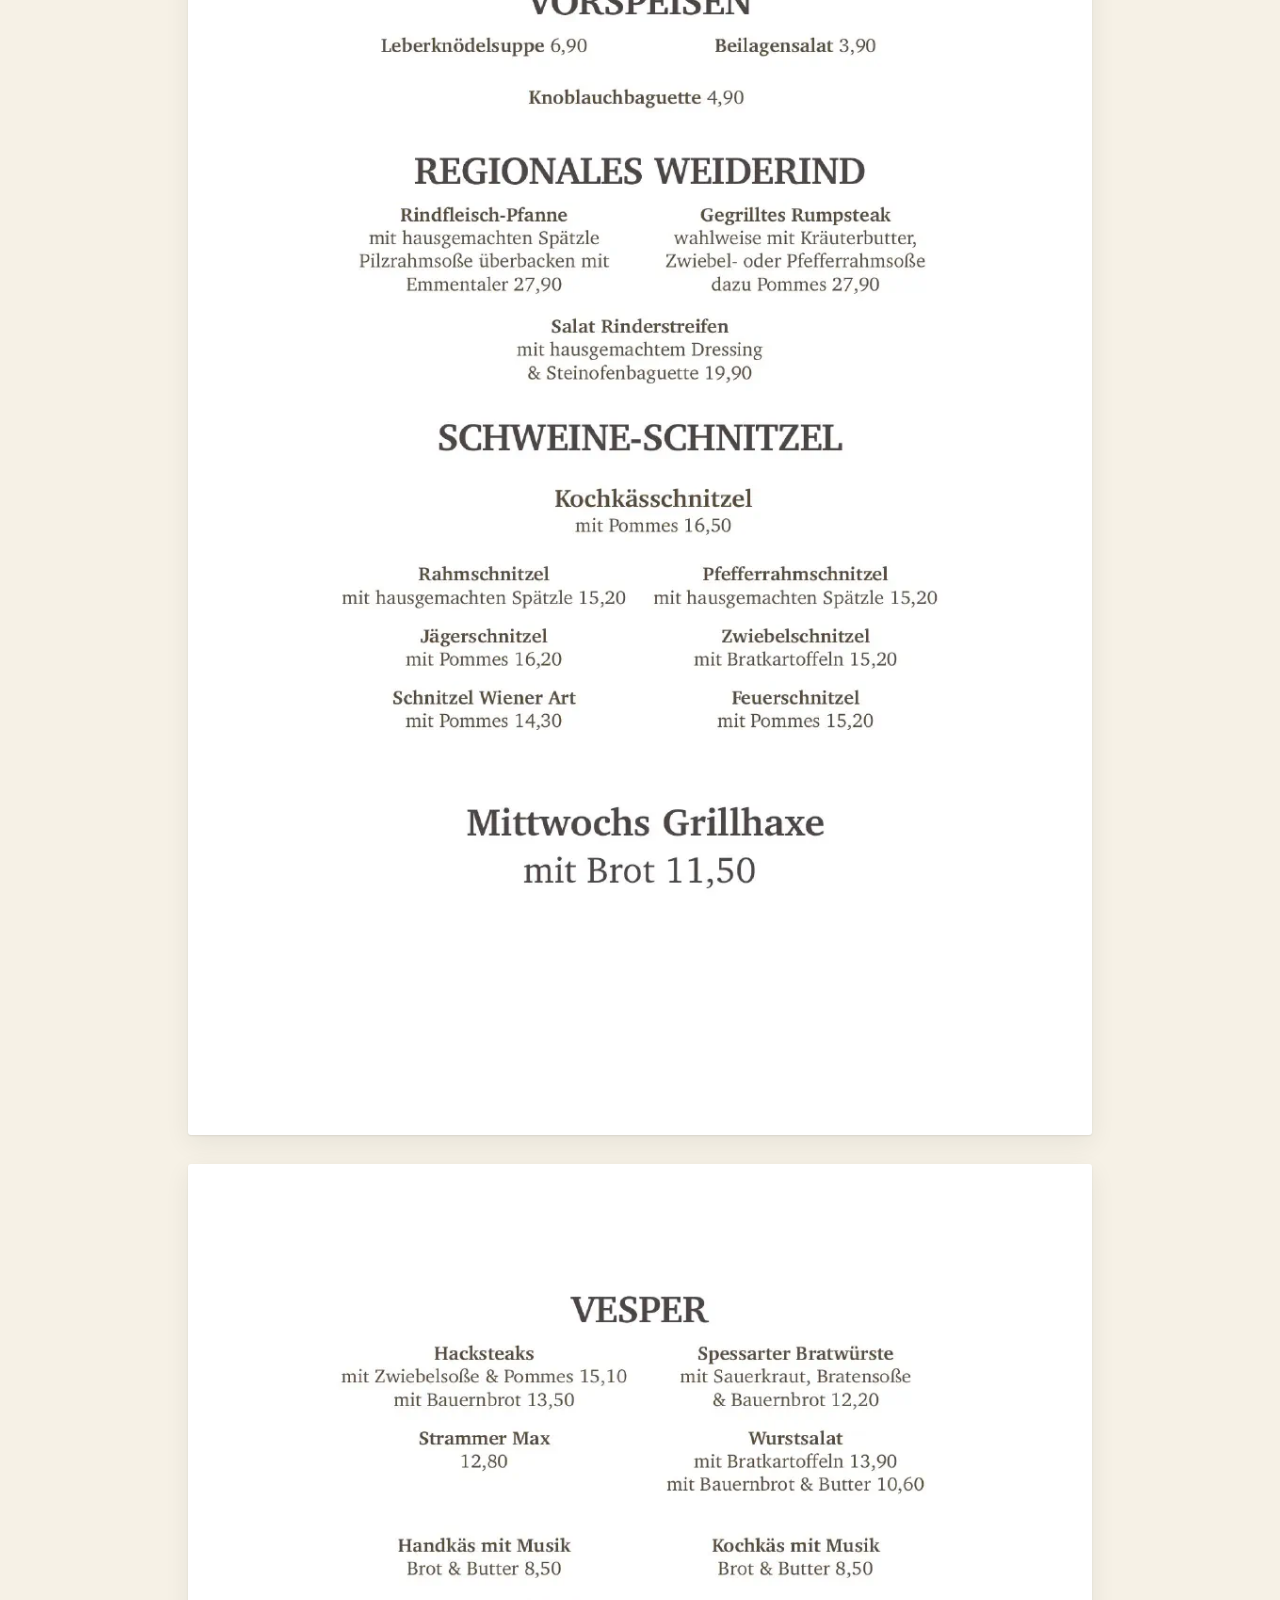
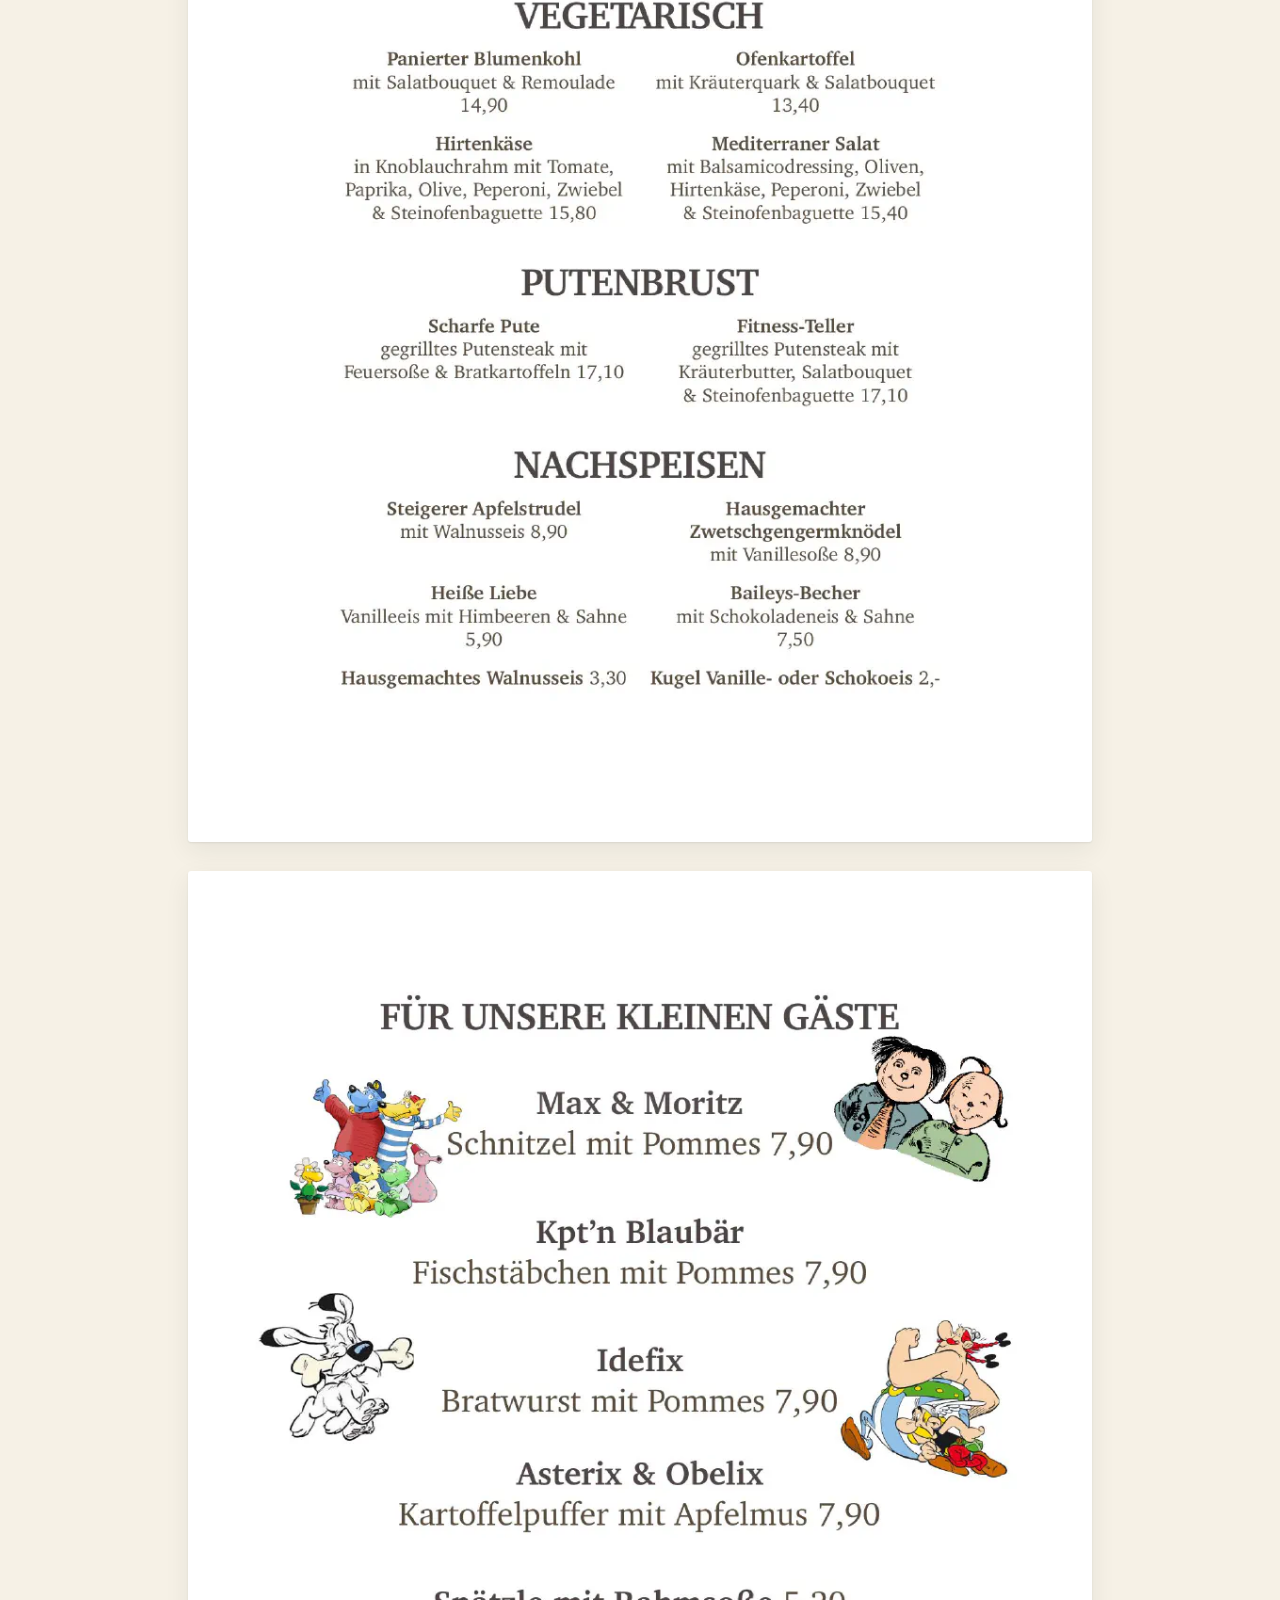
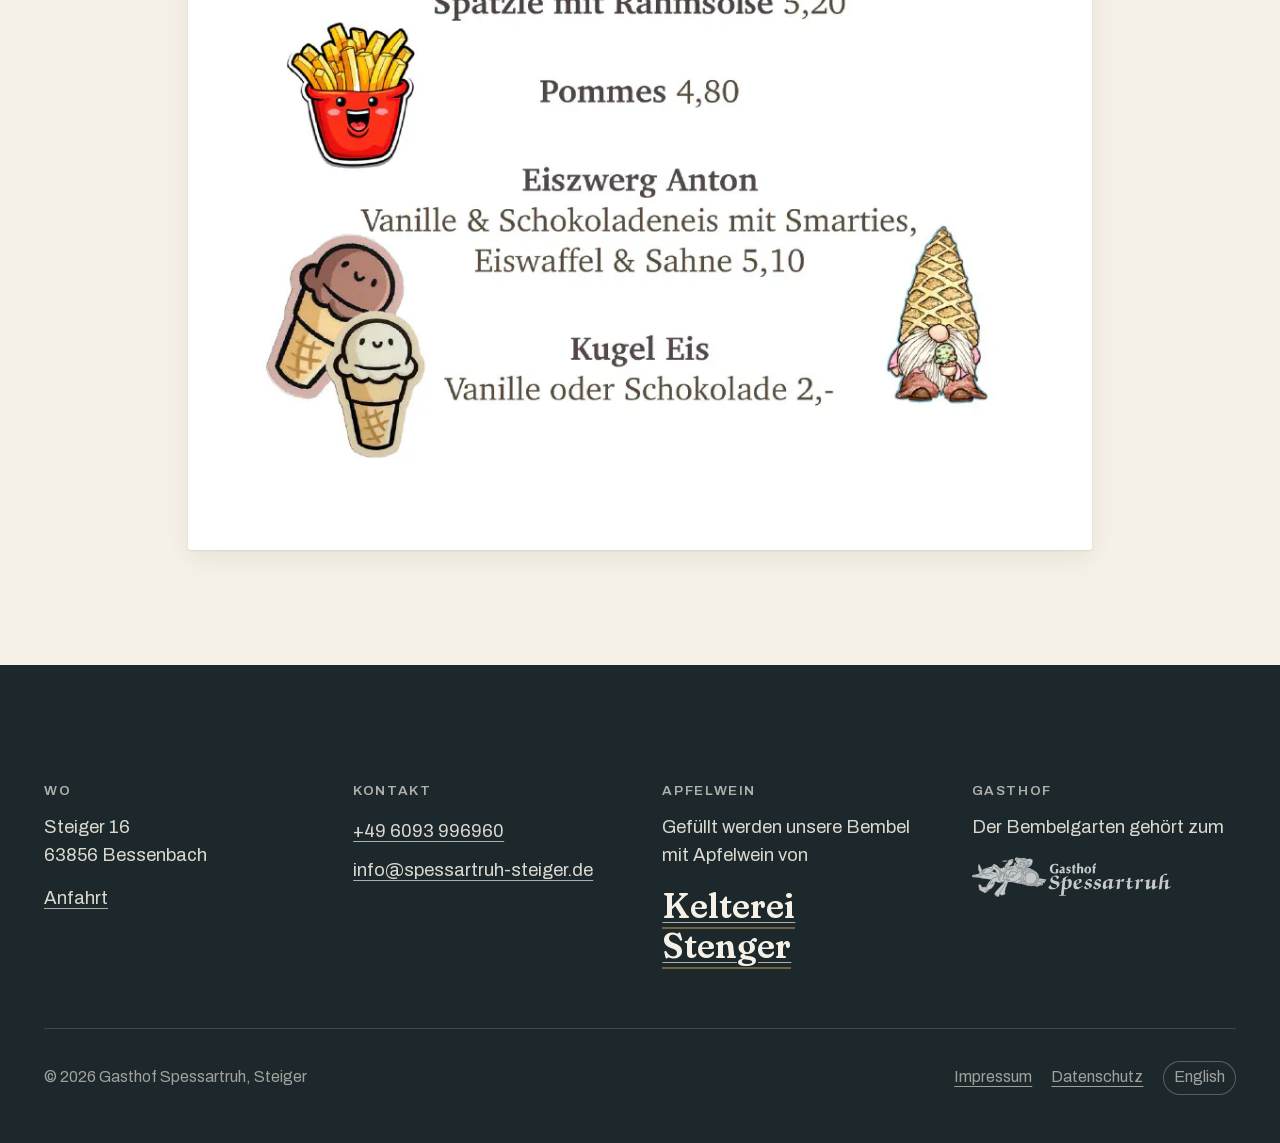
<file: speisekarte/index.html>
<!doctype html><html lang=de><head><meta charset=utf-8><meta name=viewport content="width=device-width,initial-scale=1,viewport-fit=cover"><title>Bembelgarten Steiger · Speisekarte</title>
<meta name=description content="Speisekarte · Bembelgarten Steiger"><meta name=theme-color content="#0d3454"><link rel=icon type=image/png href=/favicon-96x96.png sizes=96x96><link rel=icon type=image/svg+xml href=/favicon.svg><link rel="shortcut icon" href=/favicon.ico><link rel=apple-touch-icon sizes=180x180 href=/apple-touch-icon.png><meta name=apple-mobile-web-app-title content="Bembelgarten Steiger"><link rel=manifest href=/site.webmanifest><link rel=preload as=font type=font/woff2 href=/fonts/archivo-latin-var.woff2 crossorigin><link rel=preload as=font type=font/woff2 href=/fonts/fraunces-latin-var.woff2 crossorigin><link rel=stylesheet href=/css/main.min.27dcd08794179a826aa3ae83d851e2abc2ba4a8bed590b3c6bce413666594f17.css integrity="sha256-J9zQh5QXmoJqo66D2FHiq8K6SovtWQs8a85BNmZZTxc="><meta property="og:image" content="https://bembelgarten-steiger.de/images/garten/bembelgarten-abend_hu_26a13e6df407be30.jpeg"><meta property="og:image:width" content="1200"><meta property="og:image:height" content="630"><meta property="og:type" content="website"><meta property="og:locale" content="de_DE"><meta property="og:site_name" content="Bembelgarten Steiger"><meta property="og:title" content="Speisekarte"><meta property="og:description" content="Der Bembelgarten in Steiger: Apfelwein unter alten Nussbäumen, mit Blick über den Spessart. Er gehört zum Gasthof Spessartruh."><meta property="og:url" content="https://bembelgarten-steiger.de/speisekarte/"><meta name=twitter:card content="summary_large_image"><link rel=canonical href=https://bembelgarten-steiger.de/speisekarte/><link rel=alternate hreflang=de href=https://bembelgarten-steiger.de/speisekarte/><link rel=alternate hreflang=en href=https://bembelgarten-steiger.de/en/menu/></head><body class=seite><a class=sprungmarke href=#inhalt>Zum Inhalt springen</a><header class=kopf><a class=wortmarke href=/><span class=wortmarke__eins>Bembelgarten</span>
<span class=wortmarke__zwei>Steiger</span></a><nav class=kopf__nav aria-label=Öffnungszeiten><a href=/#zeiten>Öffnungszeiten</a>
<a href=/speisekarte/>Speisekarte</a></nav></header><main id=inhalt><section class=karteseite><div class=karteseite__kopf><h1 class=karteseite__titel>Speisekarte</h1><p class=karteseite__text>Der Bembelgarten ist Teil vom <a href=https://www.spessartruh-steiger.de/ rel=noopener>Gasthof Spessartruh</a>. Es gilt dieselbe Speisekarte wie in unserem Restaurant.</p><p class=karteseite__aktion><a class="knopf knopf--leise" href=/speisekarte/speisekarte.pdf target=_blank rel=noopener>Als PDF öffnen<svg class="knopf__pfeil" viewBox="0 0 24 24" aria-hidden="true" focusable="false"><path d="M4 12h15M13 6l6 6-6 6" fill="none" stroke="currentcolor" stroke-width="2" stroke-linecap="round" stroke-linejoin="round"/></svg></a></p></div><div class=karteseite__blaetter><figure class=blatt><picture><source type=image/webp sizes="(max-width: 900px) 100vw, 860px" srcset="/speisekarte/seite-01_hu_5775a1601bd1b6b6.webp 320w, /speisekarte/seite-01_hu_4fb2c838d71af16f.webp 480w, /speisekarte/seite-01_hu_5f0fe07f737bd939.webp 640w, /speisekarte/seite-01_hu_468a6d632bb29423.webp 800w, /speisekarte/seite-01_hu_a92290d8db3a858.webp 960w, /speisekarte/seite-01_hu_16bc8cbcd10ab375.webp 1200w, /speisekarte/seite-01_hu_1f36fe13bb1e36ce.webp 1440w, /speisekarte/seite-01_hu_37814a4d03693dd5.webp 1500w"><img src=/speisekarte/seite-01_hu_a87fdcb7e2d748c2.jpg width=1500 height=2122 alt="Speisekarte, Seite 1 von 5" fetchpriority=high decoding=async></picture></figure><figure class=blatt><picture><source type=image/webp sizes="(max-width: 900px) 100vw, 860px" srcset="/speisekarte/seite-02_hu_47db5439237d0925.webp 320w, /speisekarte/seite-02_hu_4c2da855c6dd6e35.webp 480w, /speisekarte/seite-02_hu_9bb10c7b7f4517b7.webp 640w, /speisekarte/seite-02_hu_16990a0b044ceeef.webp 800w, /speisekarte/seite-02_hu_2e4631731323a5c4.webp 960w, /speisekarte/seite-02_hu_d3867b3794afa18.webp 1200w, /speisekarte/seite-02_hu_6a8837d533f27df1.webp 1440w, /speisekarte/seite-02_hu_a467e9f9b84a8b3e.webp 1500w"><img src=/speisekarte/seite-02_hu_98401d7632aa4b67.jpg width=1500 height=2122 alt="Speisekarte, Seite 2 von 5" fetchpriority=high decoding=async></picture></figure><figure class=blatt><picture><source type=image/webp sizes="(max-width: 900px) 100vw, 860px" srcset="/speisekarte/seite-03_hu_a5f22c742ad5aa15.webp 320w, /speisekarte/seite-03_hu_e11c06c7dbfb6d1c.webp 480w, /speisekarte/seite-03_hu_69c535159aa9a264.webp 640w, /speisekarte/seite-03_hu_e32cc6954d98f372.webp 800w, /speisekarte/seite-03_hu_fac074a02e22e390.webp 960w, /speisekarte/seite-03_hu_a95c56ae72c3e0f4.webp 1200w, /speisekarte/seite-03_hu_bca5e0bc970b41e1.webp 1440w, /speisekarte/seite-03_hu_d018b5441df3768b.webp 1500w"><img src=/speisekarte/seite-03_hu_edfe2c12618ff900.jpg width=1500 height=2122 alt="Speisekarte, Seite 3 von 5" loading=lazy decoding=async></picture></figure><figure class=blatt><picture><source type=image/webp sizes="(max-width: 900px) 100vw, 860px" srcset="/speisekarte/seite-04_hu_de8bbdf6e3db5070.webp 320w, /speisekarte/seite-04_hu_c2dce614b99e3d85.webp 480w, /speisekarte/seite-04_hu_6defb61c7e5cd4c2.webp 640w, /speisekarte/seite-04_hu_3966bfa2386ad29.webp 800w, /speisekarte/seite-04_hu_3502186b9c2a535f.webp 960w, /speisekarte/seite-04_hu_f5806b1ac873e394.webp 1200w, /speisekarte/seite-04_hu_5456ff6f4112e0f6.webp 1440w, /speisekarte/seite-04_hu_30b3c25cdb879e02.webp 1500w"><img src=/speisekarte/seite-04_hu_e357922fcdeb1213.jpg width=1500 height=2122 alt="Speisekarte, Seite 4 von 5" loading=lazy decoding=async></picture></figure><figure class=blatt><picture><source type=image/webp sizes="(max-width: 900px) 100vw, 860px" srcset="/speisekarte/seite-05_hu_8928c19c520ebafc.webp 320w, /speisekarte/seite-05_hu_71772684f4ccebb1.webp 480w, /speisekarte/seite-05_hu_efd5161432ad7c0d.webp 640w, /speisekarte/seite-05_hu_26d168e2162d342.webp 800w, /speisekarte/seite-05_hu_4834584a56b049ce.webp 960w, /speisekarte/seite-05_hu_19b48bd970f341ea.webp 1200w, /speisekarte/seite-05_hu_49944564a1a0f816.webp 1440w, /speisekarte/seite-05_hu_4e1a8d1b49a2087c.webp 1500w"><img src=/speisekarte/seite-05_hu_cebf9d2398206795.jpg width=1500 height=2122 alt="Speisekarte, Seite 5 von 5" loading=lazy decoding=async></picture></figure></div></section></main><footer class=fuss><div class=fuss__innen><div class=fuss__spalten><div class=fuss__block><h2 class=fuss__titel>Wo</h2><p>Steiger 16<br>63856 Bessenbach</p><p><a href=/anfahrt/>Anfahrt</a></p></div><div class=fuss__block><h2 class=fuss__titel>Kontakt</h2><p><a href=tel:+496093996960>+49 6093 996960</a><br><a href=mailto:info@spessartruh-steiger.de>info@spessartruh-steiger.de</a></p></div><div class=fuss__block><h2 class=fuss__titel>Apfelwein</h2><p>Gefüllt werden unsere Bembel mit Apfelwein von</p><a class=fuss__logo href=https://www.stengersfruchterlebnis.de/steng-apfelwein-ubersicht/ rel=noopener><span class=fuss__name>Kelterei Stenger</span></a></div><div class=fuss__block><h2 class=fuss__titel>Gasthof</h2><p>Der Bembelgarten gehört zum</p><a class=fuss__logo href=https://www.spessartruh-steiger.de/ rel=noopener><img class="logo logo--spessartruh" src=/images/logos/spessartruh.svg alt="Gasthof Spessartruh"></a></div></div><div class=fuss__zeile><p class=fuss__klein>© 2026 Gasthof Spessartruh, Steiger</p><p class=fuss__klein><a href=/impressum/>Impressum</a>
<a href=/datenschutz/>Datenschutz</a>
<a class=fuss__sprache href=/en/menu/ hreflang=en lang=en>English</a></p></div></div></footer></body></html>
</file>
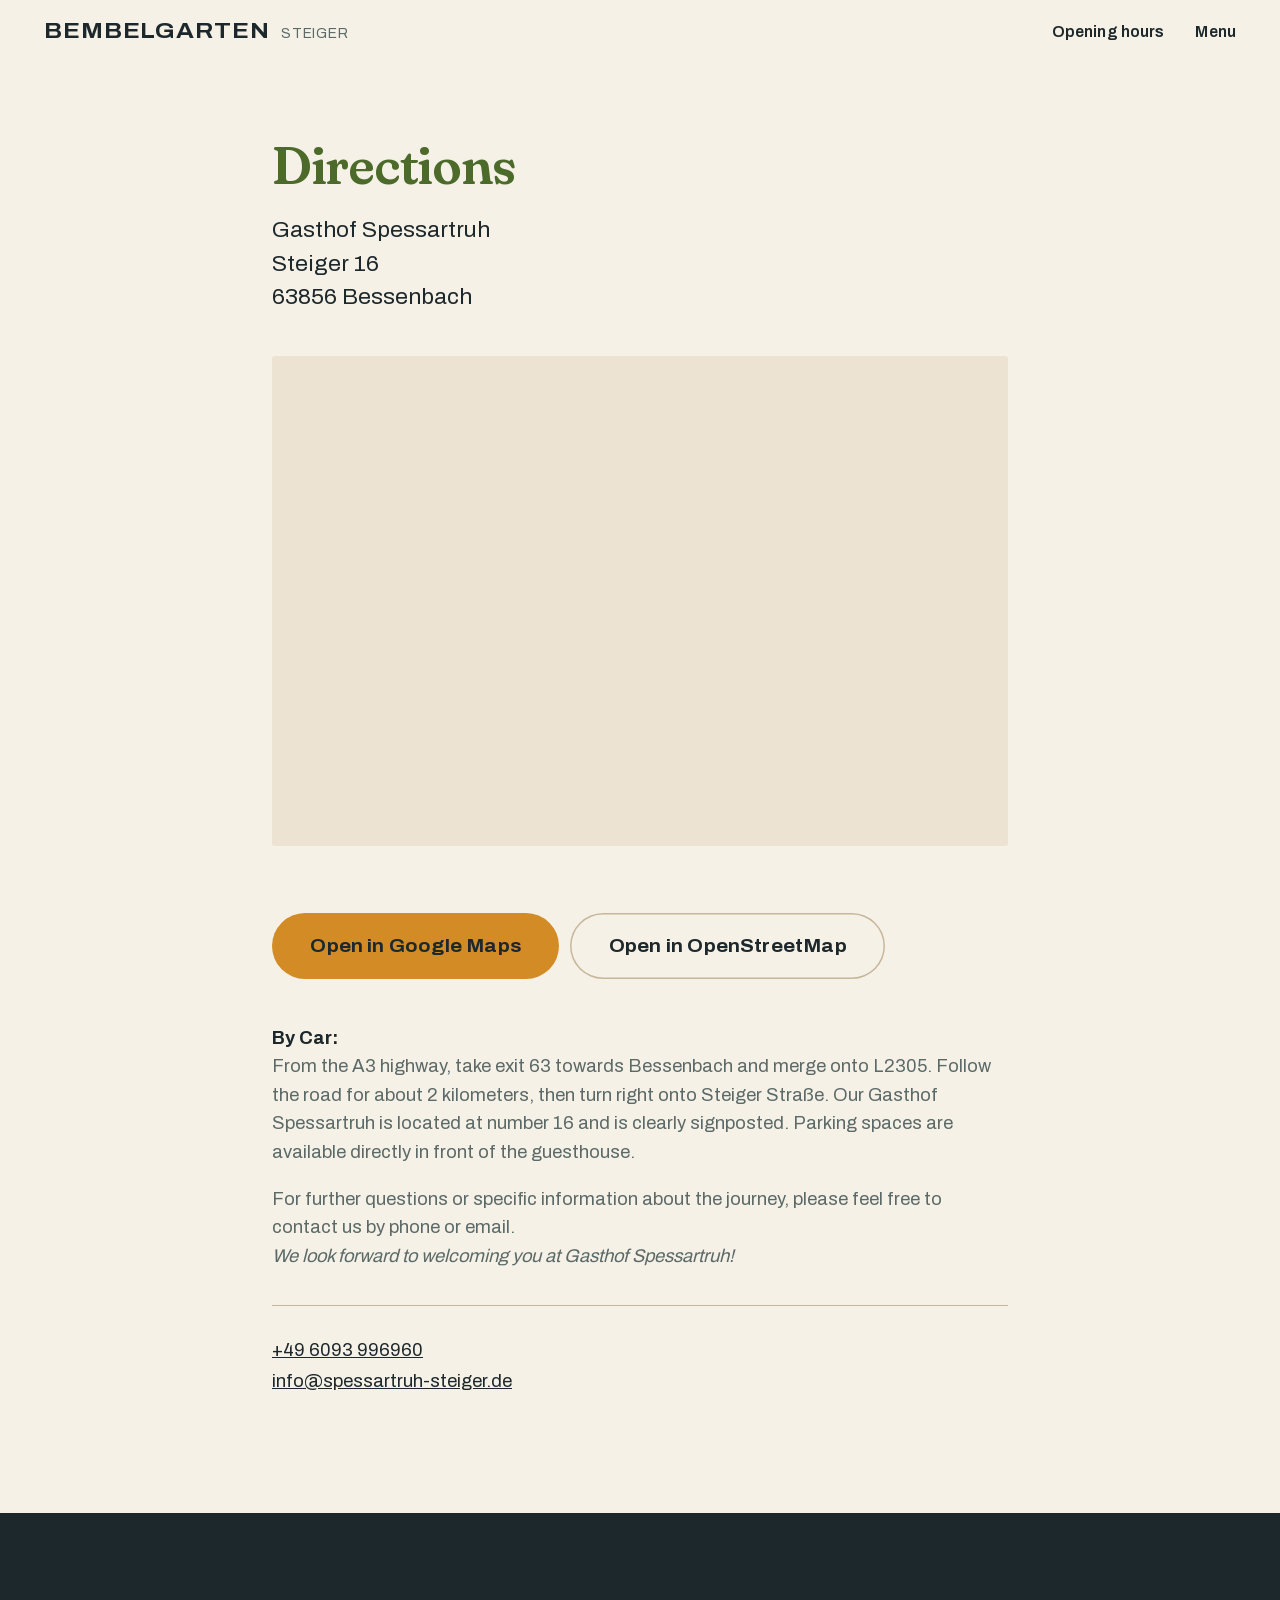
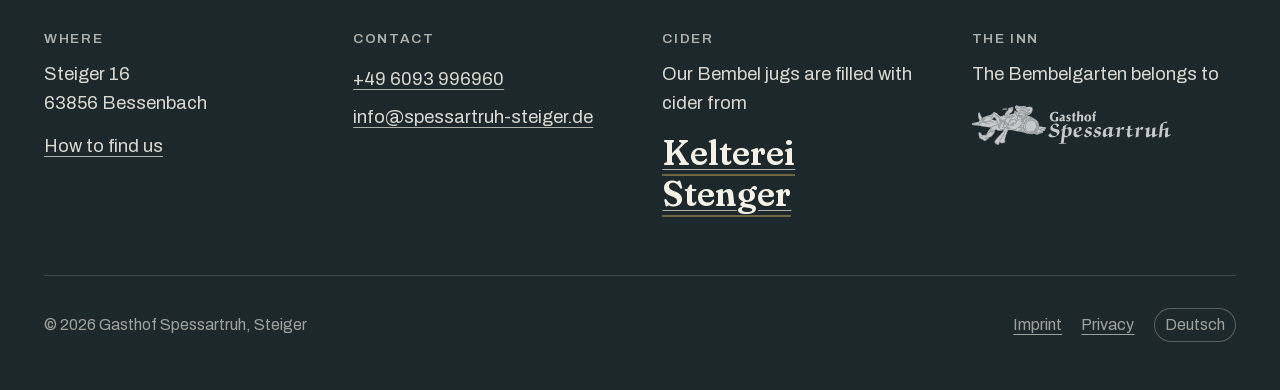
<file: en/directions/index.html>
<!doctype html><html lang=en><head><meta charset=utf-8><meta name=viewport content="width=device-width,initial-scale=1,viewport-fit=cover"><title>Bembelgarten Steiger · Directions</title>
<meta name=description content="Directions · Bembelgarten Steiger"><meta name=theme-color content="#0d3454"><link rel=icon type=image/png href=/favicon-96x96.png sizes=96x96><link rel=icon type=image/svg+xml href=/favicon.svg><link rel="shortcut icon" href=/favicon.ico><link rel=apple-touch-icon sizes=180x180 href=/apple-touch-icon.png><meta name=apple-mobile-web-app-title content="Bembelgarten Steiger"><link rel=manifest href=/site.webmanifest><link rel=preload as=font type=font/woff2 href=/fonts/archivo-latin-var.woff2 crossorigin><link rel=preload as=font type=font/woff2 href=/fonts/fraunces-latin-var.woff2 crossorigin><link rel=stylesheet href=/css/main.min.27dcd08794179a826aa3ae83d851e2abc2ba4a8bed590b3c6bce413666594f17.css integrity="sha256-J9zQh5QXmoJqo66D2FHiq8K6SovtWQs8a85BNmZZTxc="><meta property="og:image" content="https://bembelgarten-steiger.de/images/garten/bembelgarten-abend_hu_26a13e6df407be30.jpeg"><meta property="og:image:width" content="1200"><meta property="og:image:height" content="630"><meta property="og:type" content="website"><meta property="og:locale" content="en_GB"><meta property="og:site_name" content="Bembelgarten Steiger"><meta property="og:title" content="Directions"><meta property="og:description" content="The Bembelgarten in Steiger: cider under old walnut trees, with a wide view across the Spessart. It belongs to Gasthof Spessartruh."><meta property="og:url" content="https://bembelgarten-steiger.de/en/directions/"><meta name=twitter:card content="summary_large_image"><link rel=canonical href=https://bembelgarten-steiger.de/en/directions/><link rel=alternate hreflang=de href=https://bembelgarten-steiger.de/anfahrt/><link rel=alternate hreflang=en href=https://bembelgarten-steiger.de/en/directions/></head><body class=seite><a class=sprungmarke href=#inhalt>Skip to content</a><header class=kopf><a class=wortmarke href=/en/><span class=wortmarke__eins>Bembelgarten</span>
<span class=wortmarke__zwei>Steiger</span></a><nav class=kopf__nav aria-label="Opening hours"><a href=/en/#zeiten>Opening hours</a>
<a href=/en/menu/>Menu</a></nav></header><main id=inhalt><section class=anfahrt><div class=anfahrt__innen><h1 class=anfahrt__titel>Directions</h1><p class=anfahrt__adresse>Gasthof Spessartruh<br>Steiger 16<br>63856 Bessenbach</p><div class=anfahrt__karte><iframe title=Directions src="https://www.openstreetmap.org/export/embed.html?bbox=9.2609%2C49.9945%2C9.2689%2C49.9985&amp;layer=mapnik&amp;marker=49.9964993%2C9.2648703" loading=lazy referrerpolicy=no-referrer sandbox="allow-scripts allow-same-origin allow-popups"></iframe></div><div class=anfahrt__wege><a class=knopf href="https://www.google.com/maps/dir/?api=1&amp;destination=Steiger+16%2C+63856+Bessenbach%2C+Deutschland" target=_blank rel=noopener>Open in Google Maps
</a><a class="knopf knopf--leise" href="https://www.openstreetmap.org/?mlat=49.9964993&amp;mlon=9.2648703#map=17/49.9965/9.2649" target=_blank rel=noopener>Open in OpenStreetMap</a></div><div class=anfahrt__text><p><strong>By Car:</strong><br>From the A3 highway, take exit 63 towards Bessenbach and merge onto L2305. Follow the road for about 2 kilometers, then turn right onto Steiger Straße. Our Gasthof Spessartruh is located at number 16 and is clearly signposted. Parking spaces are available directly in front of the guesthouse.</p><p>For further questions or specific information about the journey, please feel free to contact us by phone or email.<br><em>We look forward to welcoming you at Gasthof Spessartruh!</em></p></div><p class=anfahrt__kontakt><a href=tel:+496093996960>+49 6093 996960</a><br><a href=mailto:info@spessartruh-steiger.de>info@spessartruh-steiger.de</a></p></div></section></main><footer class=fuss><div class=fuss__innen><div class=fuss__spalten><div class=fuss__block><h2 class=fuss__titel>Where</h2><p>Steiger 16<br>63856 Bessenbach</p><p><a href=/en/directions/>How to find us</a></p></div><div class=fuss__block><h2 class=fuss__titel>Contact</h2><p><a href=tel:+496093996960>+49 6093 996960</a><br><a href=mailto:info@spessartruh-steiger.de>info@spessartruh-steiger.de</a></p></div><div class=fuss__block><h2 class=fuss__titel>Cider</h2><p>Our Bembel jugs are filled with cider from</p><a class=fuss__logo href=https://www.stengersfruchterlebnis.de/steng-apfelwein-ubersicht/ rel=noopener><span class=fuss__name>Kelterei Stenger</span></a></div><div class=fuss__block><h2 class=fuss__titel>The inn</h2><p>The Bembelgarten belongs to</p><a class=fuss__logo href=https://www.spessartruh-steiger.de/ rel=noopener><img class="logo logo--spessartruh" src=/images/logos/spessartruh.svg alt="Gasthof Spessartruh"></a></div></div><div class=fuss__zeile><p class=fuss__klein>© 2026 Gasthof Spessartruh, Steiger</p><p class=fuss__klein><a href=/en/imprint/>Imprint</a>
<a href=/en/privacy/>Privacy</a>
<a class=fuss__sprache href=/anfahrt/ hreflang=de lang=de>Deutsch</a></p></div></div></footer></body></html>
</file>
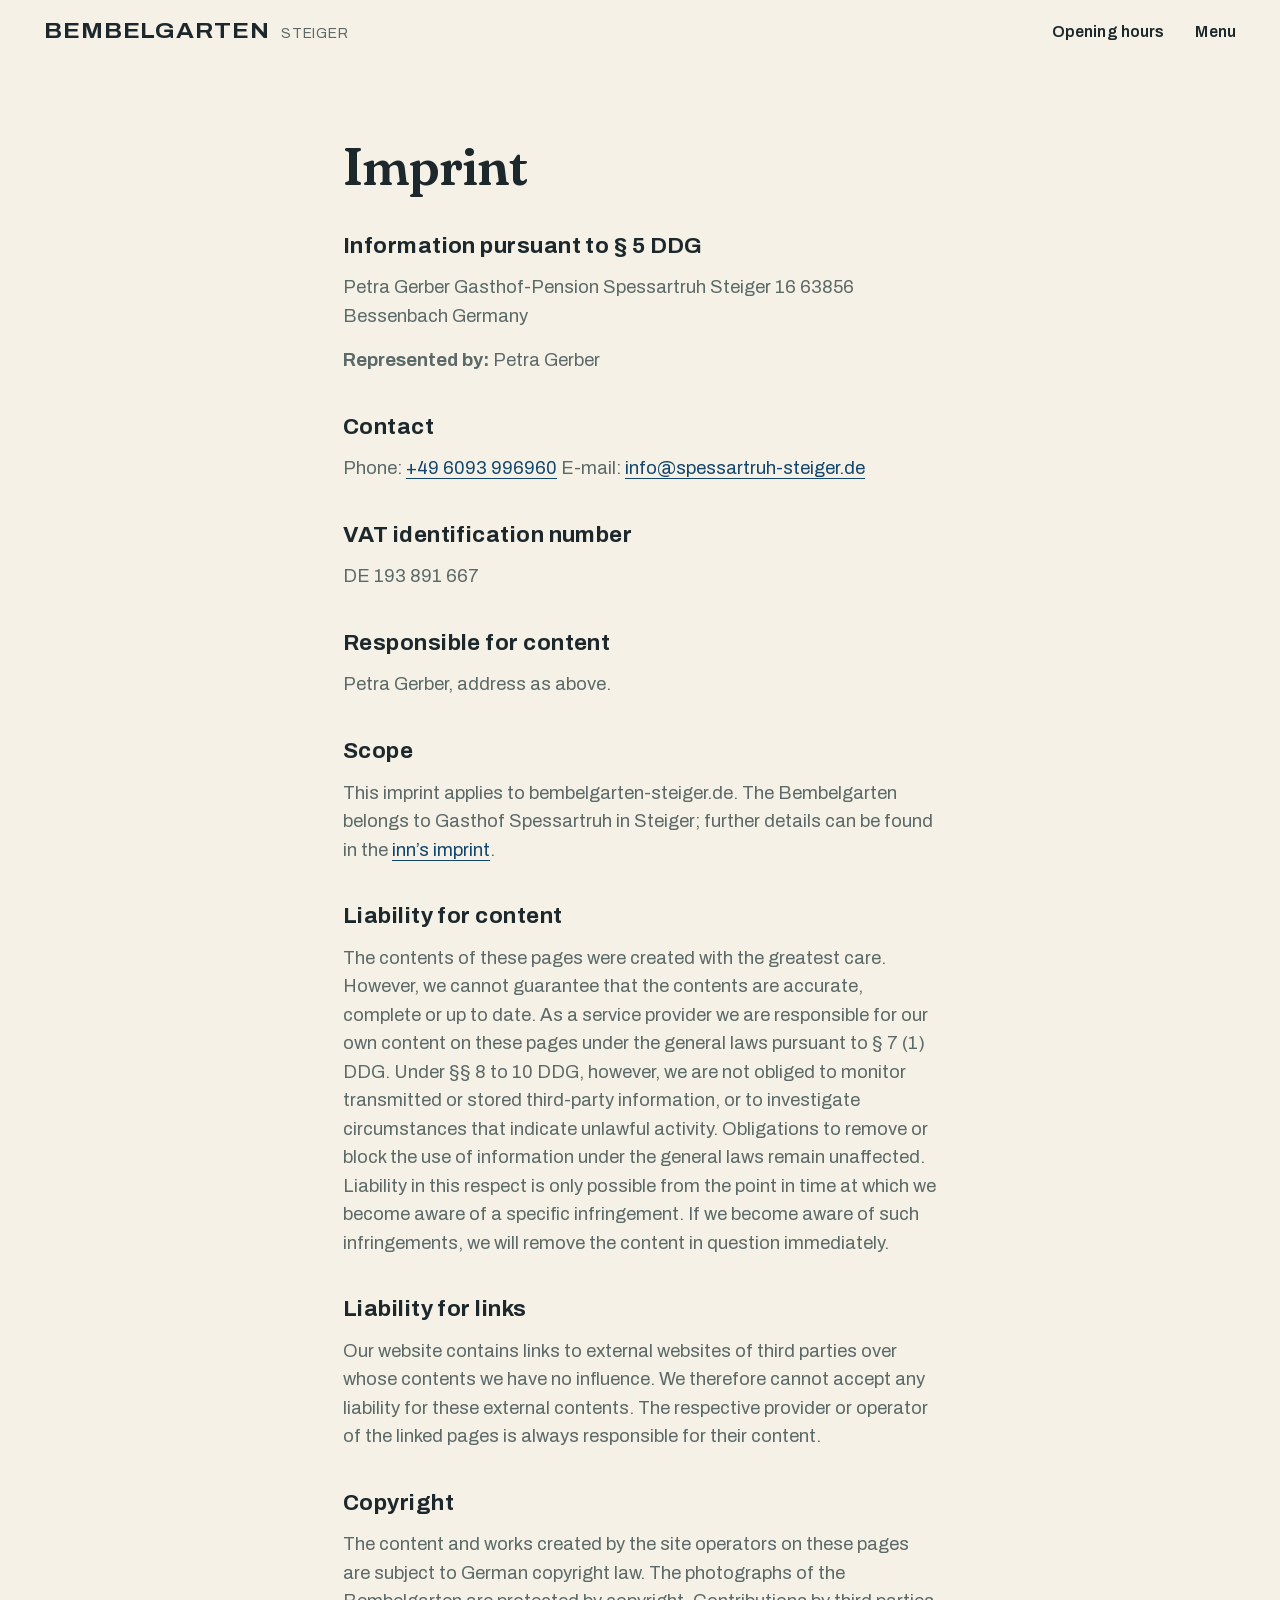
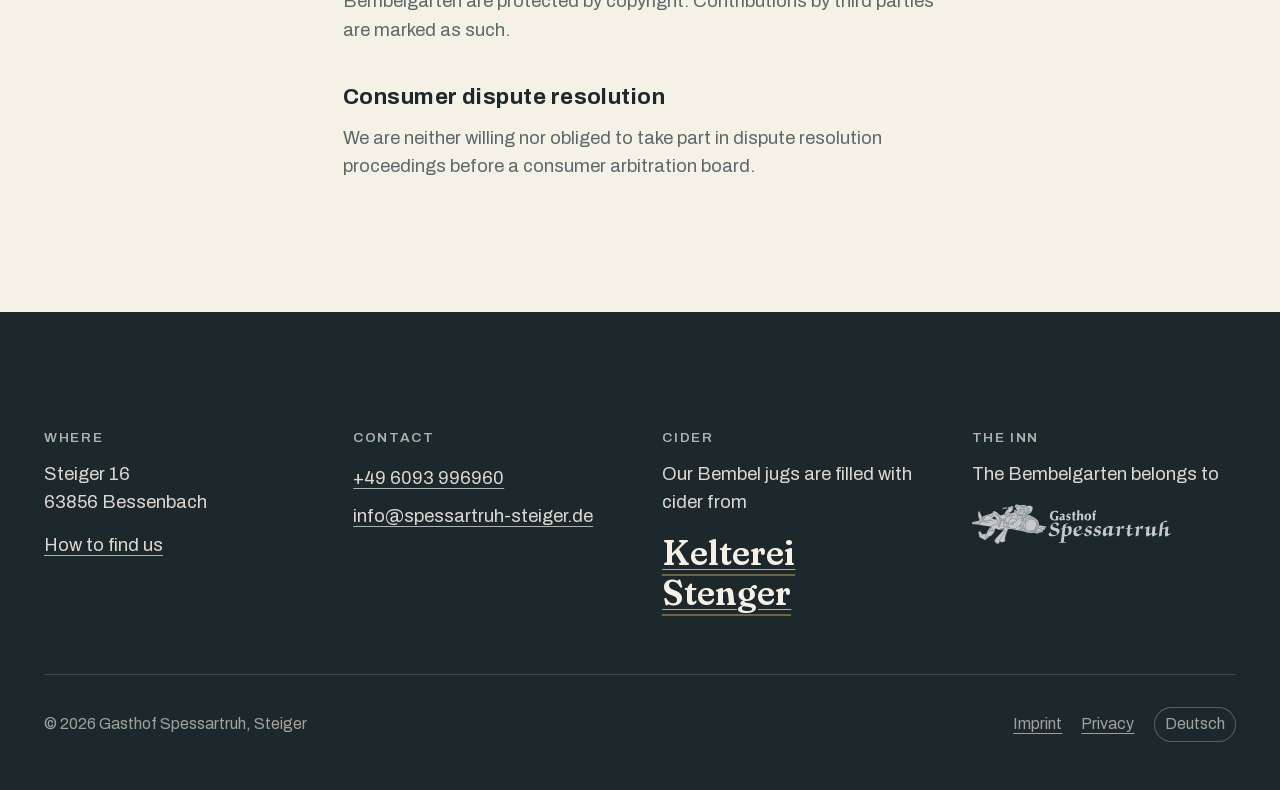
<file: en/imprint/index.html>
<!doctype html><html lang=en><head><meta charset=utf-8><meta name=viewport content="width=device-width,initial-scale=1,viewport-fit=cover"><title>Bembelgarten Steiger · Imprint</title>
<meta name=description content="Imprint · Bembelgarten Steiger"><meta name=theme-color content="#0d3454"><link rel=icon type=image/png href=/favicon-96x96.png sizes=96x96><link rel=icon type=image/svg+xml href=/favicon.svg><link rel="shortcut icon" href=/favicon.ico><link rel=apple-touch-icon sizes=180x180 href=/apple-touch-icon.png><meta name=apple-mobile-web-app-title content="Bembelgarten Steiger"><link rel=manifest href=/site.webmanifest><link rel=preload as=font type=font/woff2 href=/fonts/archivo-latin-var.woff2 crossorigin><link rel=preload as=font type=font/woff2 href=/fonts/fraunces-latin-var.woff2 crossorigin><link rel=stylesheet href=/css/main.min.27dcd08794179a826aa3ae83d851e2abc2ba4a8bed590b3c6bce413666594f17.css integrity="sha256-J9zQh5QXmoJqo66D2FHiq8K6SovtWQs8a85BNmZZTxc="><meta property="og:image" content="https://bembelgarten-steiger.de/images/garten/bembelgarten-abend_hu_26a13e6df407be30.jpeg"><meta property="og:image:width" content="1200"><meta property="og:image:height" content="630"><meta property="og:type" content="website"><meta property="og:locale" content="en_GB"><meta property="og:site_name" content="Bembelgarten Steiger"><meta property="og:title" content="Imprint"><meta property="og:description" content="The Bembelgarten in Steiger: cider under old walnut trees, with a wide view across the Spessart. It belongs to Gasthof Spessartruh."><meta property="og:url" content="https://bembelgarten-steiger.de/en/imprint/"><meta name=twitter:card content="summary_large_image"><link rel=canonical href=https://bembelgarten-steiger.de/en/imprint/><link rel=alternate hreflang=de href=https://bembelgarten-steiger.de/impressum/><link rel=alternate hreflang=en href=https://bembelgarten-steiger.de/en/imprint/></head><body class=seite><a class=sprungmarke href=#inhalt>Skip to content</a><header class=kopf><a class=wortmarke href=/en/><span class=wortmarke__eins>Bembelgarten</span>
<span class=wortmarke__zwei>Steiger</span></a><nav class=kopf__nav aria-label="Opening hours"><a href=/en/#zeiten>Opening hours</a>
<a href=/en/menu/>Menu</a></nav></header><main id=inhalt><article class=textseite><h1>Imprint</h1><h2 id=information-pursuant-to--5-ddg>Information pursuant to § 5 DDG</h2><p>Petra Gerber
Gasthof-Pension Spessartruh
Steiger 16
63856 Bessenbach
Germany</p><p><strong>Represented by:</strong> Petra Gerber</p><h2 id=contact>Contact</h2><p>Phone: <a href=#ZgotmplZ>+49 6093 996960</a>
E-mail: <a href=mailto:info@spessartruh-steiger.de>info@spessartruh-steiger.de</a></p><h2 id=vat-identification-number>VAT identification number</h2><p>DE 193 891 667</p><h2 id=responsible-for-content>Responsible for content</h2><p>Petra Gerber, address as above.</p><h2 id=scope>Scope</h2><p>This imprint applies to bembelgarten-steiger.de. The Bembelgarten belongs to
Gasthof Spessartruh in Steiger; further details can be found in the
<a href=https://www.spessartruh-steiger.de/impress>inn&rsquo;s imprint</a>.</p><h2 id=liability-for-content>Liability for content</h2><p>The contents of these pages were created with the greatest care. However, we
cannot guarantee that the contents are accurate, complete or up to date. As a
service provider we are responsible for our own content on these pages under
the general laws pursuant to § 7 (1) DDG. Under §§ 8 to 10 DDG, however, we are
not obliged to monitor transmitted or stored third-party information, or to
investigate circumstances that indicate unlawful activity. Obligations to remove
or block the use of information under the general laws remain unaffected. Liability
in this respect is only possible from the point in time at which we become aware
of a specific infringement. If we become aware of such infringements, we will
remove the content in question immediately.</p><h2 id=liability-for-links>Liability for links</h2><p>Our website contains links to external websites of third parties over whose
contents we have no influence. We therefore cannot accept any liability for these
external contents. The respective provider or operator of the linked pages is
always responsible for their content.</p><h2 id=copyright>Copyright</h2><p>The content and works created by the site operators on these pages are subject to
German copyright law. The photographs of the Bembelgarten are protected by
copyright. Contributions by third parties are marked as such.</p><h2 id=consumer-dispute-resolution>Consumer dispute resolution</h2><p>We are neither willing nor obliged to take part in dispute resolution proceedings
before a consumer arbitration board.</p></article></main><footer class=fuss><div class=fuss__innen><div class=fuss__spalten><div class=fuss__block><h2 class=fuss__titel>Where</h2><p>Steiger 16<br>63856 Bessenbach</p><p><a href=/en/directions/>How to find us</a></p></div><div class=fuss__block><h2 class=fuss__titel>Contact</h2><p><a href=tel:+496093996960>+49 6093 996960</a><br><a href=mailto:info@spessartruh-steiger.de>info@spessartruh-steiger.de</a></p></div><div class=fuss__block><h2 class=fuss__titel>Cider</h2><p>Our Bembel jugs are filled with cider from</p><a class=fuss__logo href=https://www.stengersfruchterlebnis.de/steng-apfelwein-ubersicht/ rel=noopener><span class=fuss__name>Kelterei Stenger</span></a></div><div class=fuss__block><h2 class=fuss__titel>The inn</h2><p>The Bembelgarten belongs to</p><a class=fuss__logo href=https://www.spessartruh-steiger.de/ rel=noopener><img class="logo logo--spessartruh" src=/images/logos/spessartruh.svg alt="Gasthof Spessartruh"></a></div></div><div class=fuss__zeile><p class=fuss__klein>© 2026 Gasthof Spessartruh, Steiger</p><p class=fuss__klein><a href=/en/imprint/>Imprint</a>
<a href=/en/privacy/>Privacy</a>
<a class=fuss__sprache href=/impressum/ hreflang=de lang=de>Deutsch</a></p></div></div></footer></body></html>
</file>
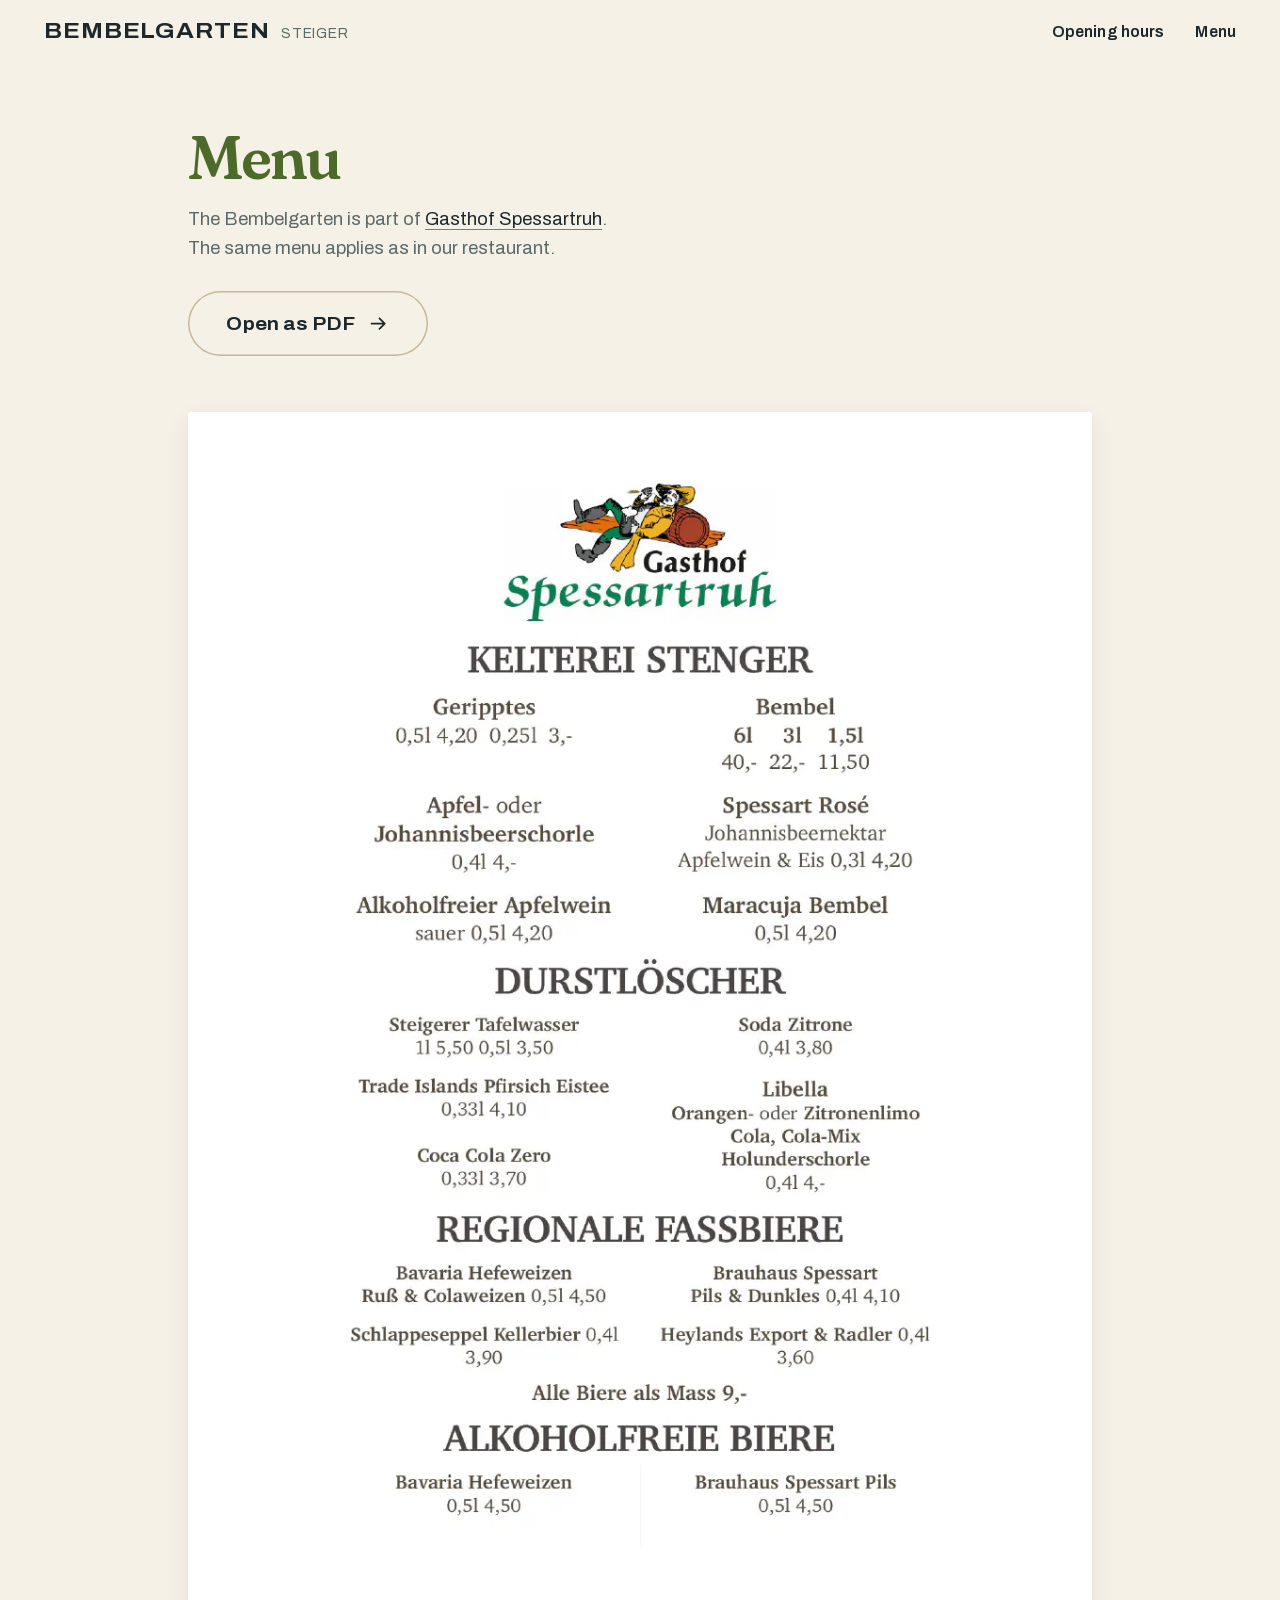
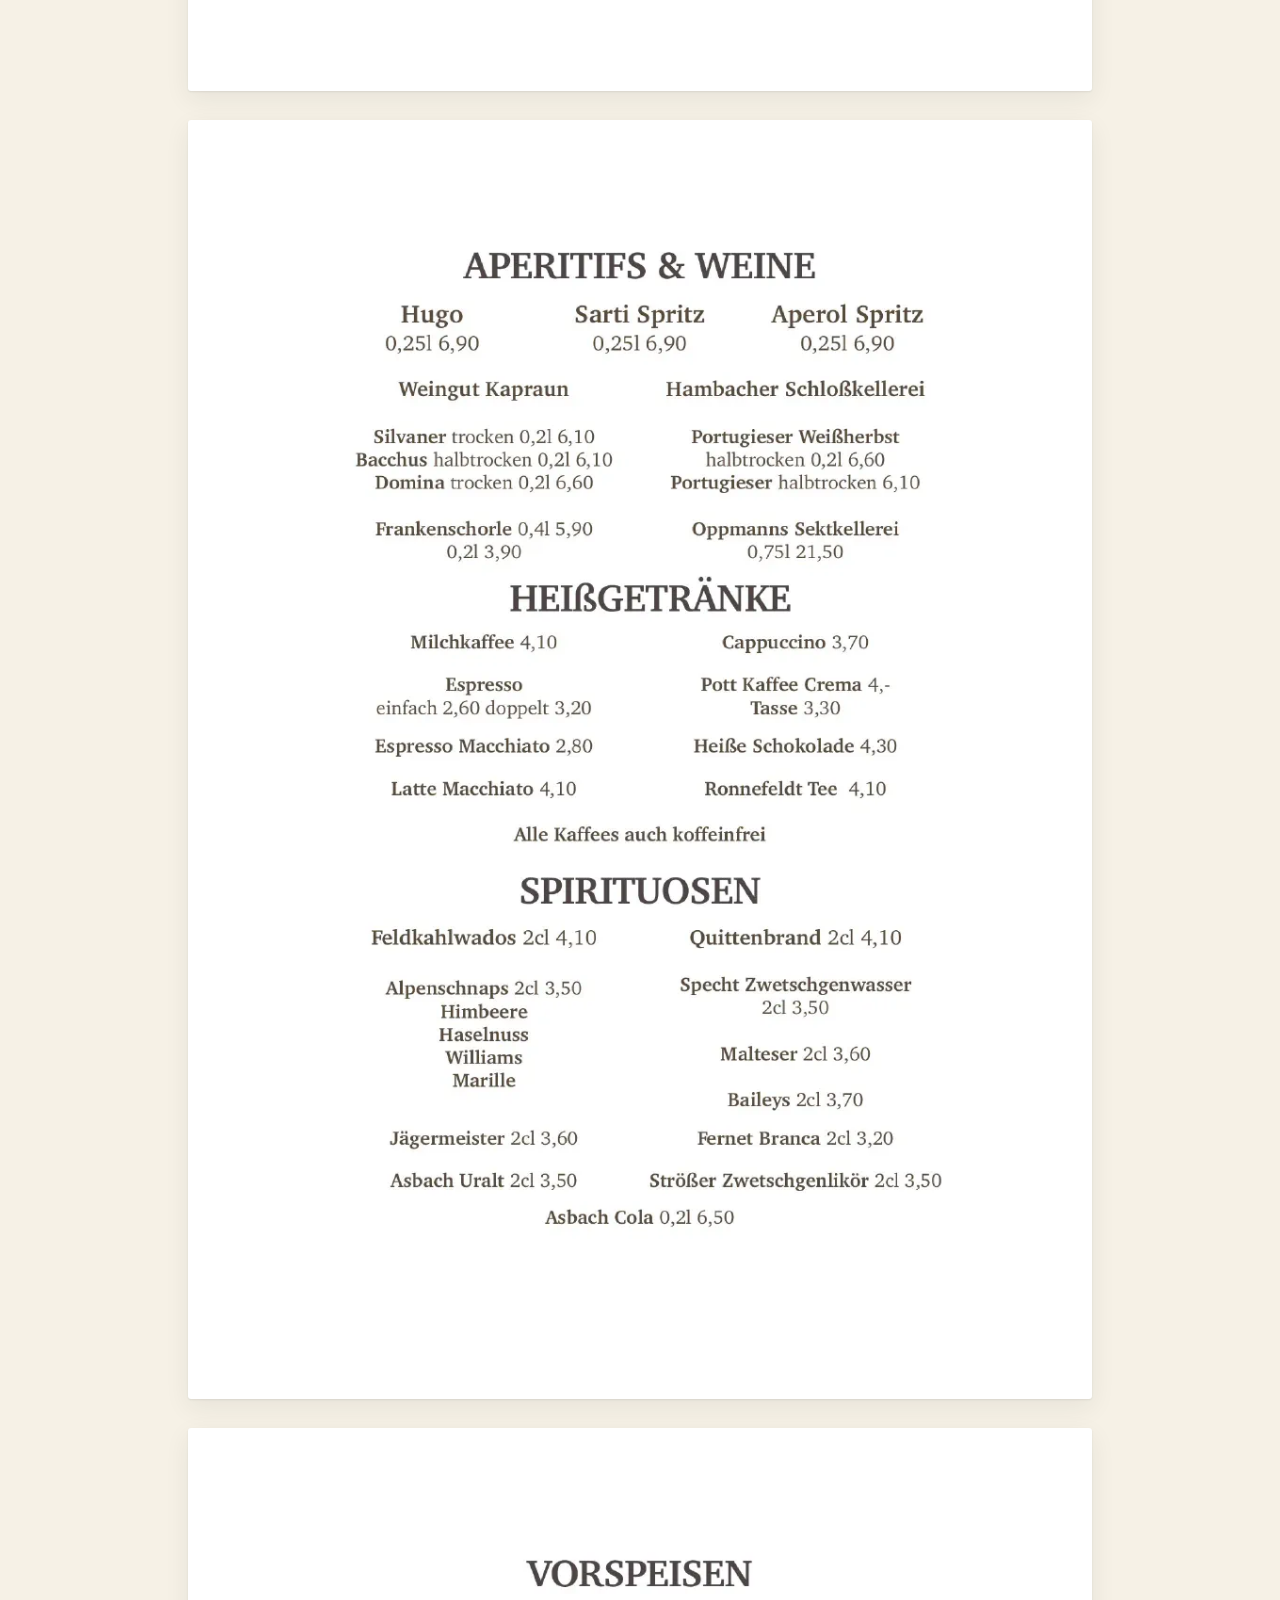
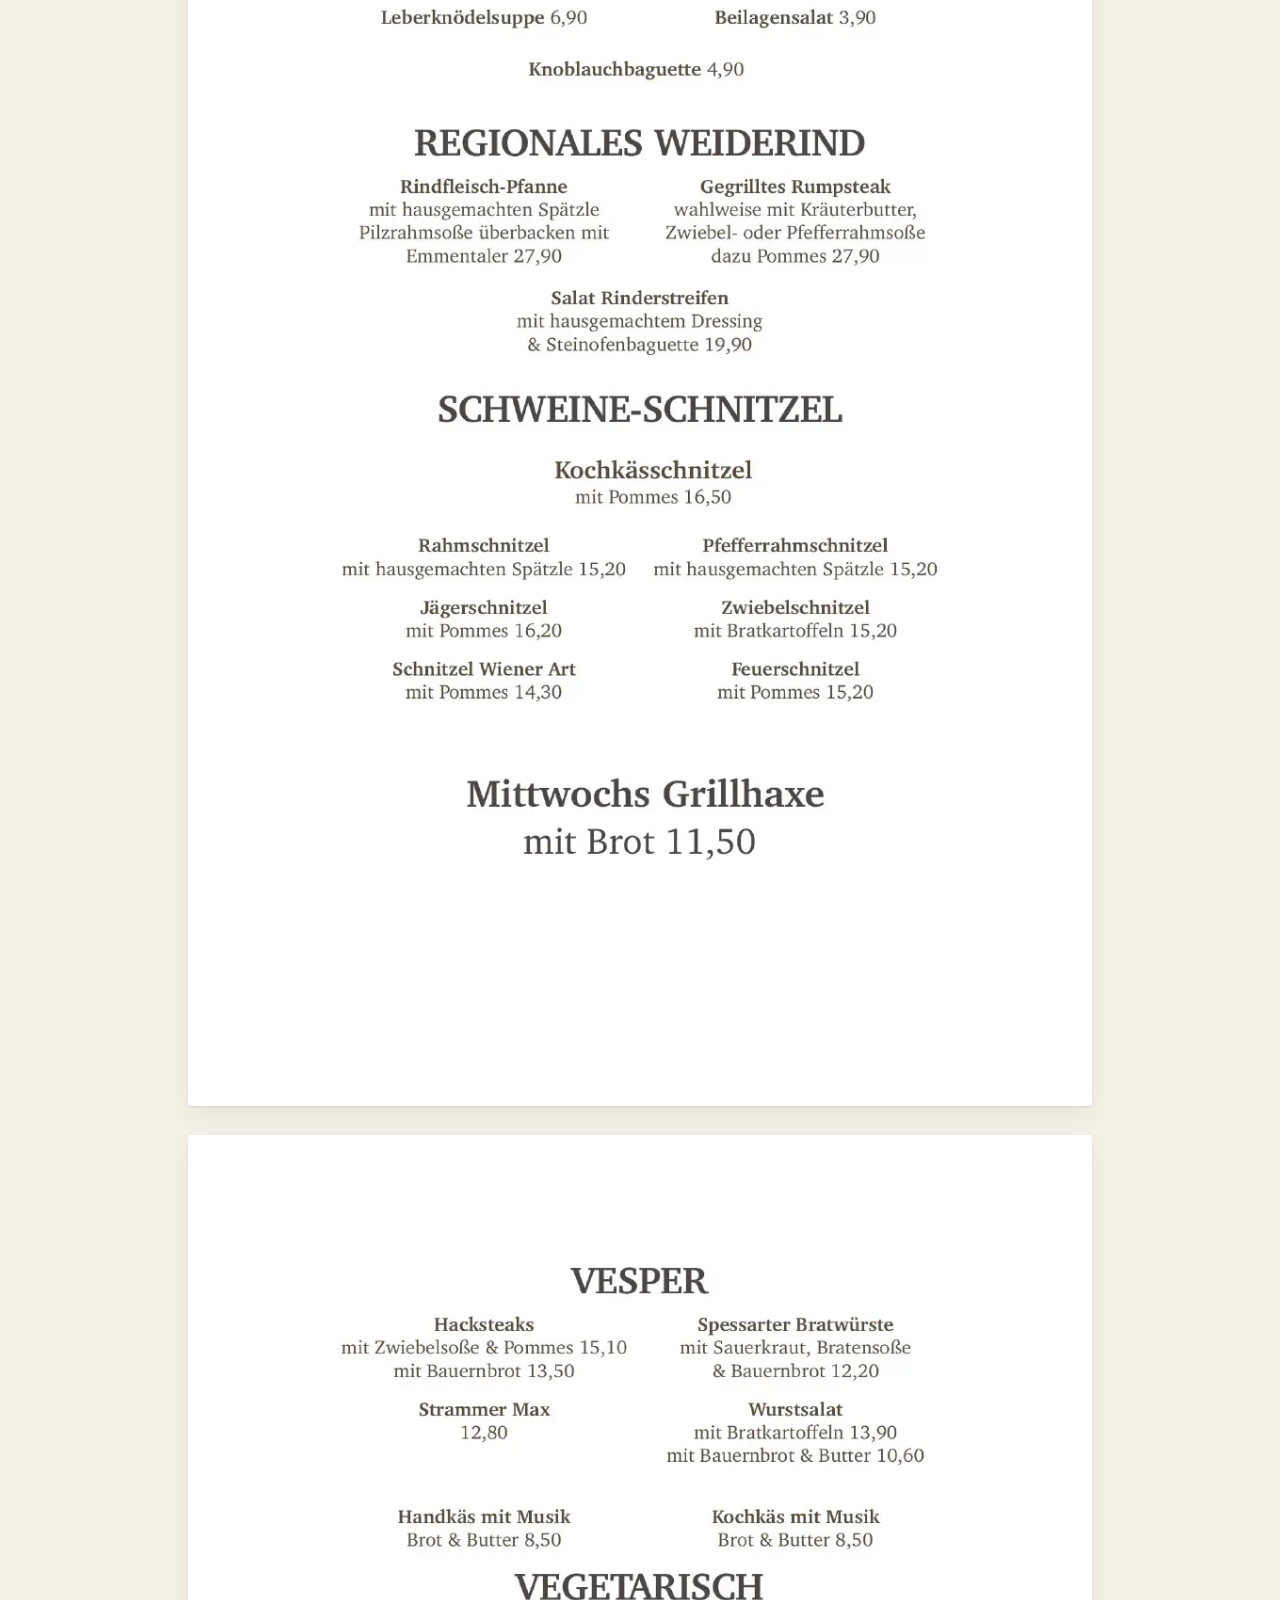
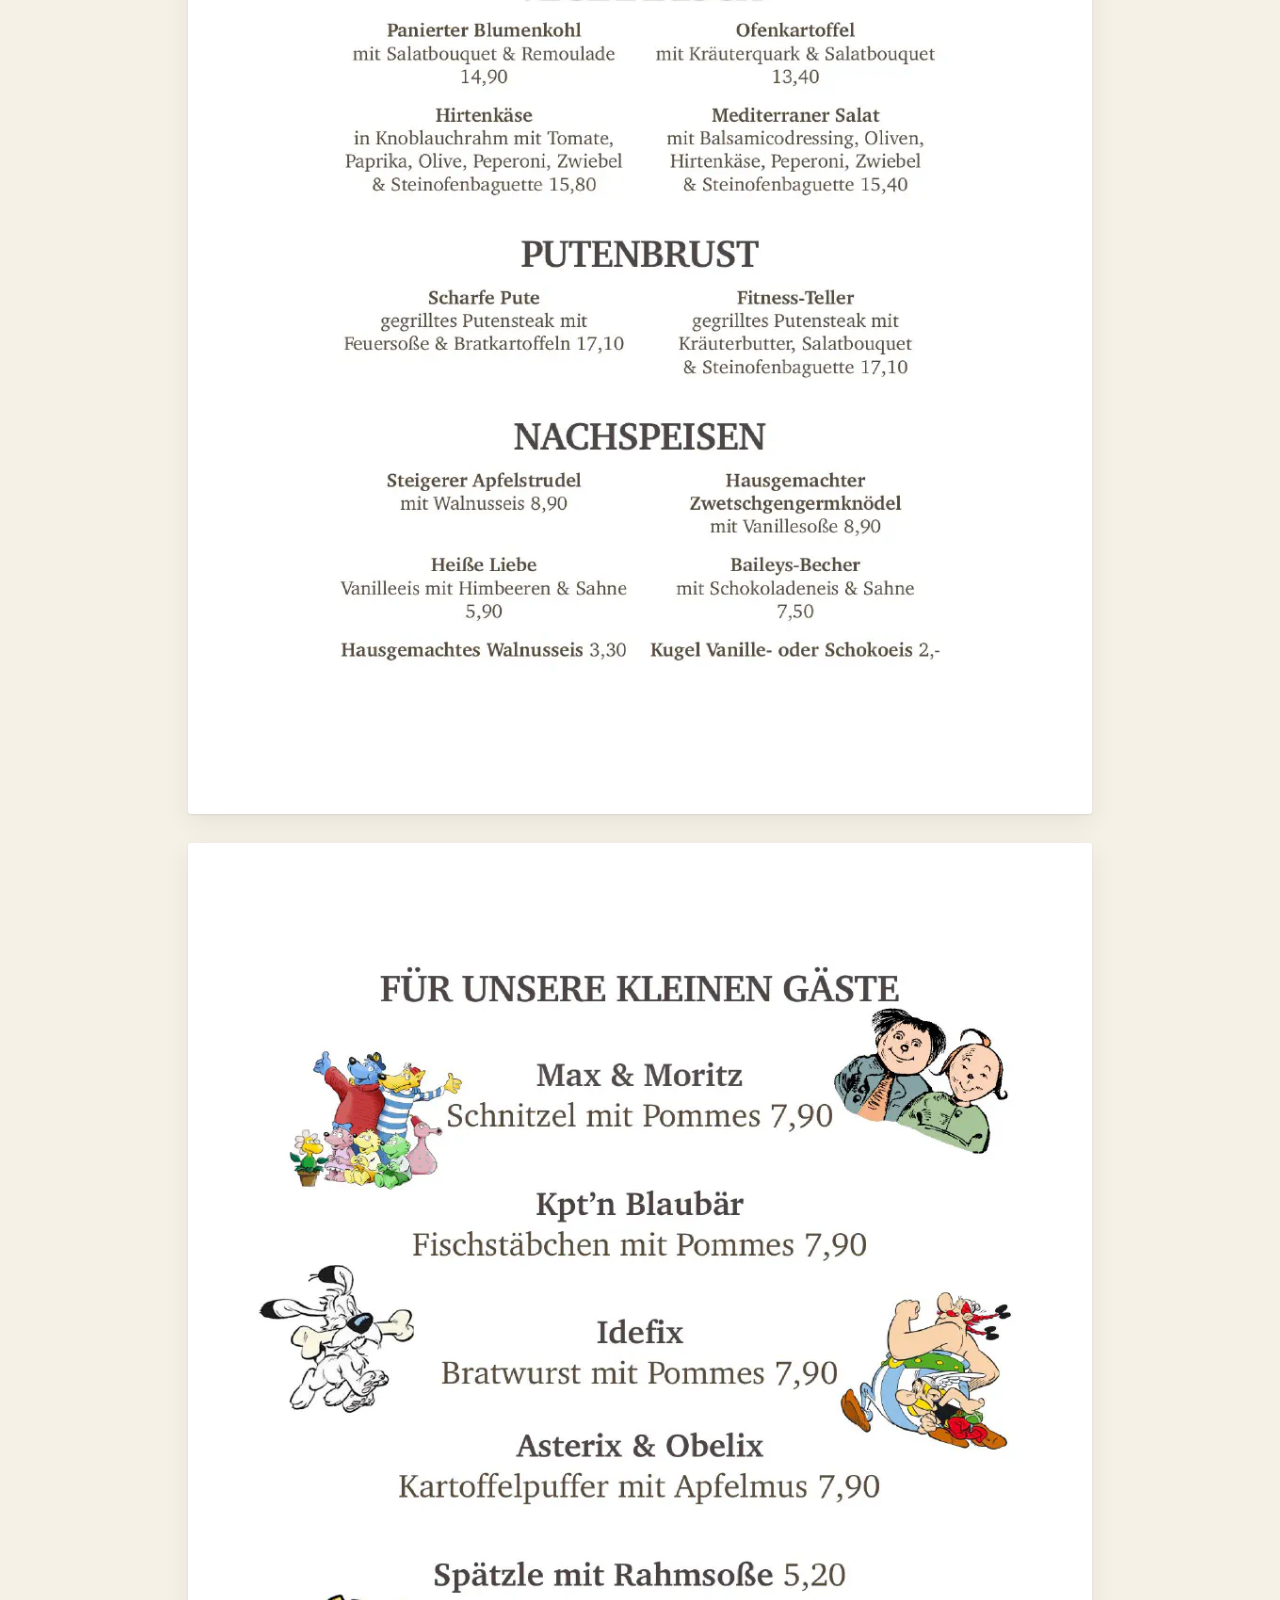
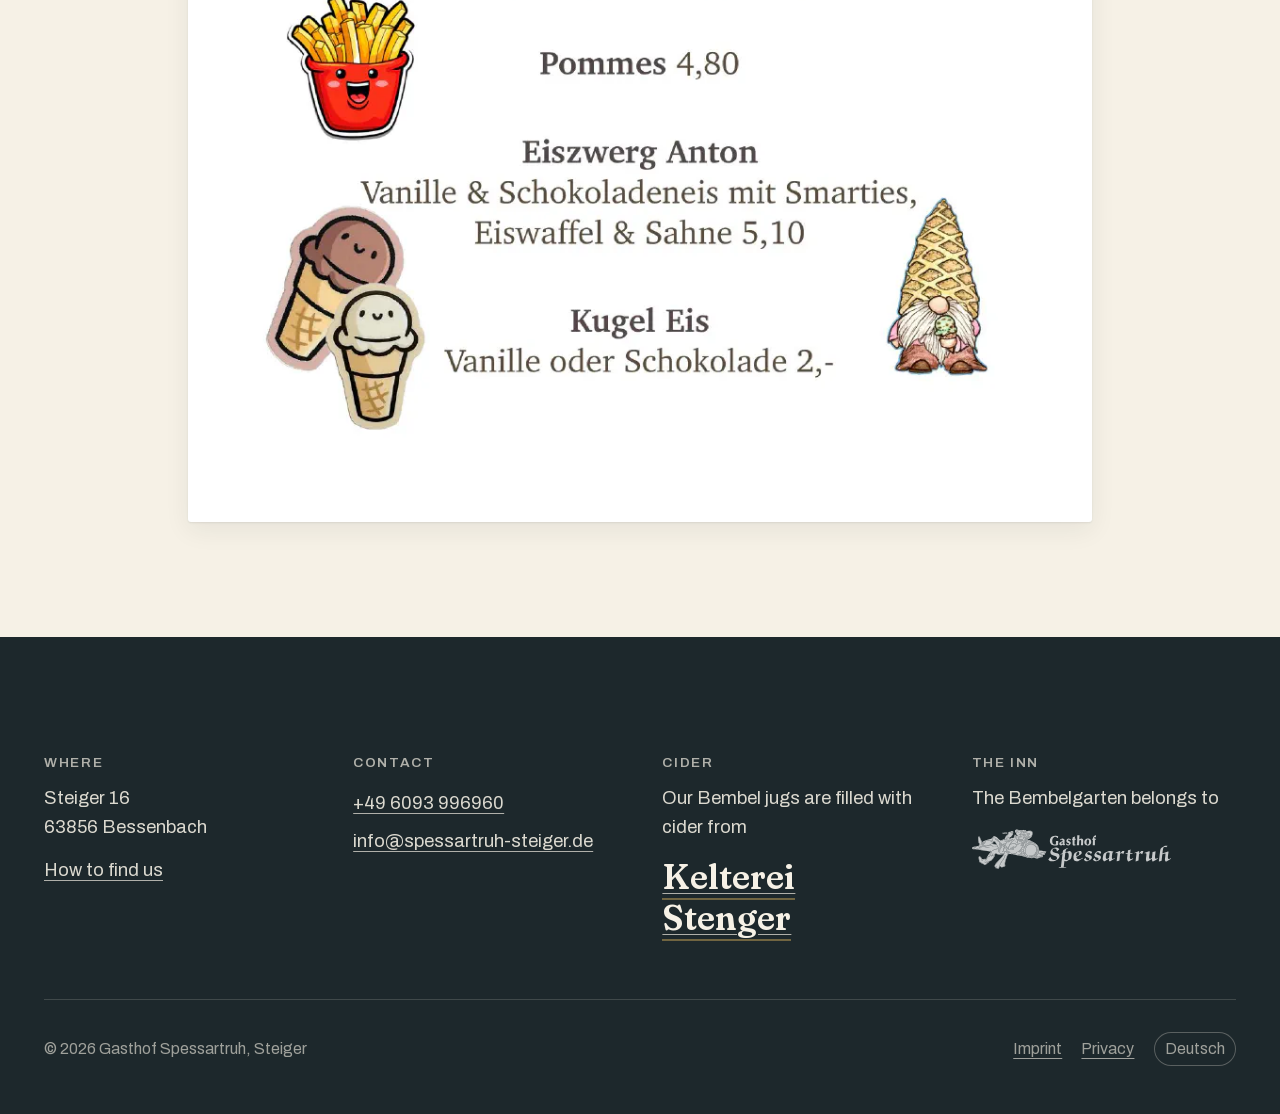
<file: en/menu/index.html>
<!doctype html><html lang=en><head><meta charset=utf-8><meta name=viewport content="width=device-width,initial-scale=1,viewport-fit=cover"><title>Bembelgarten Steiger · Menu</title>
<meta name=description content="Menu · Bembelgarten Steiger"><meta name=theme-color content="#0d3454"><link rel=icon type=image/png href=/favicon-96x96.png sizes=96x96><link rel=icon type=image/svg+xml href=/favicon.svg><link rel="shortcut icon" href=/favicon.ico><link rel=apple-touch-icon sizes=180x180 href=/apple-touch-icon.png><meta name=apple-mobile-web-app-title content="Bembelgarten Steiger"><link rel=manifest href=/site.webmanifest><link rel=preload as=font type=font/woff2 href=/fonts/archivo-latin-var.woff2 crossorigin><link rel=preload as=font type=font/woff2 href=/fonts/fraunces-latin-var.woff2 crossorigin><link rel=stylesheet href=/css/main.min.27dcd08794179a826aa3ae83d851e2abc2ba4a8bed590b3c6bce413666594f17.css integrity="sha256-J9zQh5QXmoJqo66D2FHiq8K6SovtWQs8a85BNmZZTxc="><meta property="og:image" content="https://bembelgarten-steiger.de/images/garten/bembelgarten-abend_hu_26a13e6df407be30.jpeg"><meta property="og:image:width" content="1200"><meta property="og:image:height" content="630"><meta property="og:type" content="website"><meta property="og:locale" content="en_GB"><meta property="og:site_name" content="Bembelgarten Steiger"><meta property="og:title" content="Menu"><meta property="og:description" content="The Bembelgarten in Steiger: cider under old walnut trees, with a wide view across the Spessart. It belongs to Gasthof Spessartruh."><meta property="og:url" content="https://bembelgarten-steiger.de/en/menu/"><meta name=twitter:card content="summary_large_image"><link rel=canonical href=https://bembelgarten-steiger.de/en/menu/><link rel=alternate hreflang=de href=https://bembelgarten-steiger.de/speisekarte/><link rel=alternate hreflang=en href=https://bembelgarten-steiger.de/en/menu/></head><body class=seite><a class=sprungmarke href=#inhalt>Skip to content</a><header class=kopf><a class=wortmarke href=/en/><span class=wortmarke__eins>Bembelgarten</span>
<span class=wortmarke__zwei>Steiger</span></a><nav class=kopf__nav aria-label="Opening hours"><a href=/en/#zeiten>Opening hours</a>
<a href=/en/menu/>Menu</a></nav></header><main id=inhalt><section class=karteseite><div class=karteseite__kopf><h1 class=karteseite__titel>Menu</h1><p class=karteseite__text>The Bembelgarten is part of <a href=https://www.spessartruh-steiger.de/ rel=noopener>Gasthof Spessartruh</a>. The same menu applies as in our restaurant.</p><p class=karteseite__aktion><a class="knopf knopf--leise" href=/speisekarte/speisekarte.pdf target=_blank rel=noopener>Open as PDF<svg class="knopf__pfeil" viewBox="0 0 24 24" aria-hidden="true" focusable="false"><path d="M4 12h15M13 6l6 6-6 6" fill="none" stroke="currentcolor" stroke-width="2" stroke-linecap="round" stroke-linejoin="round"/></svg></a></p></div><div class=karteseite__blaetter><figure class=blatt><picture><source type=image/webp sizes="(max-width: 900px) 100vw, 860px" srcset="/speisekarte/seite-01_hu_5775a1601bd1b6b6.webp 320w, /speisekarte/seite-01_hu_4fb2c838d71af16f.webp 480w, /speisekarte/seite-01_hu_5f0fe07f737bd939.webp 640w, /speisekarte/seite-01_hu_468a6d632bb29423.webp 800w, /speisekarte/seite-01_hu_a92290d8db3a858.webp 960w, /speisekarte/seite-01_hu_16bc8cbcd10ab375.webp 1200w, /speisekarte/seite-01_hu_1f36fe13bb1e36ce.webp 1440w, /speisekarte/seite-01_hu_37814a4d03693dd5.webp 1500w"><img src=/speisekarte/seite-01_hu_a87fdcb7e2d748c2.jpg width=1500 height=2122 alt="Menu, page 1 of 5" fetchpriority=high decoding=async></picture></figure><figure class=blatt><picture><source type=image/webp sizes="(max-width: 900px) 100vw, 860px" srcset="/speisekarte/seite-02_hu_47db5439237d0925.webp 320w, /speisekarte/seite-02_hu_4c2da855c6dd6e35.webp 480w, /speisekarte/seite-02_hu_9bb10c7b7f4517b7.webp 640w, /speisekarte/seite-02_hu_16990a0b044ceeef.webp 800w, /speisekarte/seite-02_hu_2e4631731323a5c4.webp 960w, /speisekarte/seite-02_hu_d3867b3794afa18.webp 1200w, /speisekarte/seite-02_hu_6a8837d533f27df1.webp 1440w, /speisekarte/seite-02_hu_a467e9f9b84a8b3e.webp 1500w"><img src=/speisekarte/seite-02_hu_98401d7632aa4b67.jpg width=1500 height=2122 alt="Menu, page 2 of 5" fetchpriority=high decoding=async></picture></figure><figure class=blatt><picture><source type=image/webp sizes="(max-width: 900px) 100vw, 860px" srcset="/speisekarte/seite-03_hu_a5f22c742ad5aa15.webp 320w, /speisekarte/seite-03_hu_e11c06c7dbfb6d1c.webp 480w, /speisekarte/seite-03_hu_69c535159aa9a264.webp 640w, /speisekarte/seite-03_hu_e32cc6954d98f372.webp 800w, /speisekarte/seite-03_hu_fac074a02e22e390.webp 960w, /speisekarte/seite-03_hu_a95c56ae72c3e0f4.webp 1200w, /speisekarte/seite-03_hu_bca5e0bc970b41e1.webp 1440w, /speisekarte/seite-03_hu_d018b5441df3768b.webp 1500w"><img src=/speisekarte/seite-03_hu_edfe2c12618ff900.jpg width=1500 height=2122 alt="Menu, page 3 of 5" loading=lazy decoding=async></picture></figure><figure class=blatt><picture><source type=image/webp sizes="(max-width: 900px) 100vw, 860px" srcset="/speisekarte/seite-04_hu_de8bbdf6e3db5070.webp 320w, /speisekarte/seite-04_hu_c2dce614b99e3d85.webp 480w, /speisekarte/seite-04_hu_6defb61c7e5cd4c2.webp 640w, /speisekarte/seite-04_hu_3966bfa2386ad29.webp 800w, /speisekarte/seite-04_hu_3502186b9c2a535f.webp 960w, /speisekarte/seite-04_hu_f5806b1ac873e394.webp 1200w, /speisekarte/seite-04_hu_5456ff6f4112e0f6.webp 1440w, /speisekarte/seite-04_hu_30b3c25cdb879e02.webp 1500w"><img src=/speisekarte/seite-04_hu_e357922fcdeb1213.jpg width=1500 height=2122 alt="Menu, page 4 of 5" loading=lazy decoding=async></picture></figure><figure class=blatt><picture><source type=image/webp sizes="(max-width: 900px) 100vw, 860px" srcset="/speisekarte/seite-05_hu_8928c19c520ebafc.webp 320w, /speisekarte/seite-05_hu_71772684f4ccebb1.webp 480w, /speisekarte/seite-05_hu_efd5161432ad7c0d.webp 640w, /speisekarte/seite-05_hu_26d168e2162d342.webp 800w, /speisekarte/seite-05_hu_4834584a56b049ce.webp 960w, /speisekarte/seite-05_hu_19b48bd970f341ea.webp 1200w, /speisekarte/seite-05_hu_49944564a1a0f816.webp 1440w, /speisekarte/seite-05_hu_4e1a8d1b49a2087c.webp 1500w"><img src=/speisekarte/seite-05_hu_cebf9d2398206795.jpg width=1500 height=2122 alt="Menu, page 5 of 5" loading=lazy decoding=async></picture></figure></div></section></main><footer class=fuss><div class=fuss__innen><div class=fuss__spalten><div class=fuss__block><h2 class=fuss__titel>Where</h2><p>Steiger 16<br>63856 Bessenbach</p><p><a href=/en/directions/>How to find us</a></p></div><div class=fuss__block><h2 class=fuss__titel>Contact</h2><p><a href=tel:+496093996960>+49 6093 996960</a><br><a href=mailto:info@spessartruh-steiger.de>info@spessartruh-steiger.de</a></p></div><div class=fuss__block><h2 class=fuss__titel>Cider</h2><p>Our Bembel jugs are filled with cider from</p><a class=fuss__logo href=https://www.stengersfruchterlebnis.de/steng-apfelwein-ubersicht/ rel=noopener><span class=fuss__name>Kelterei Stenger</span></a></div><div class=fuss__block><h2 class=fuss__titel>The inn</h2><p>The Bembelgarten belongs to</p><a class=fuss__logo href=https://www.spessartruh-steiger.de/ rel=noopener><img class="logo logo--spessartruh" src=/images/logos/spessartruh.svg alt="Gasthof Spessartruh"></a></div></div><div class=fuss__zeile><p class=fuss__klein>© 2026 Gasthof Spessartruh, Steiger</p><p class=fuss__klein><a href=/en/imprint/>Imprint</a>
<a href=/en/privacy/>Privacy</a>
<a class=fuss__sprache href=/speisekarte/ hreflang=de lang=de>Deutsch</a></p></div></div></footer></body></html>
</file>
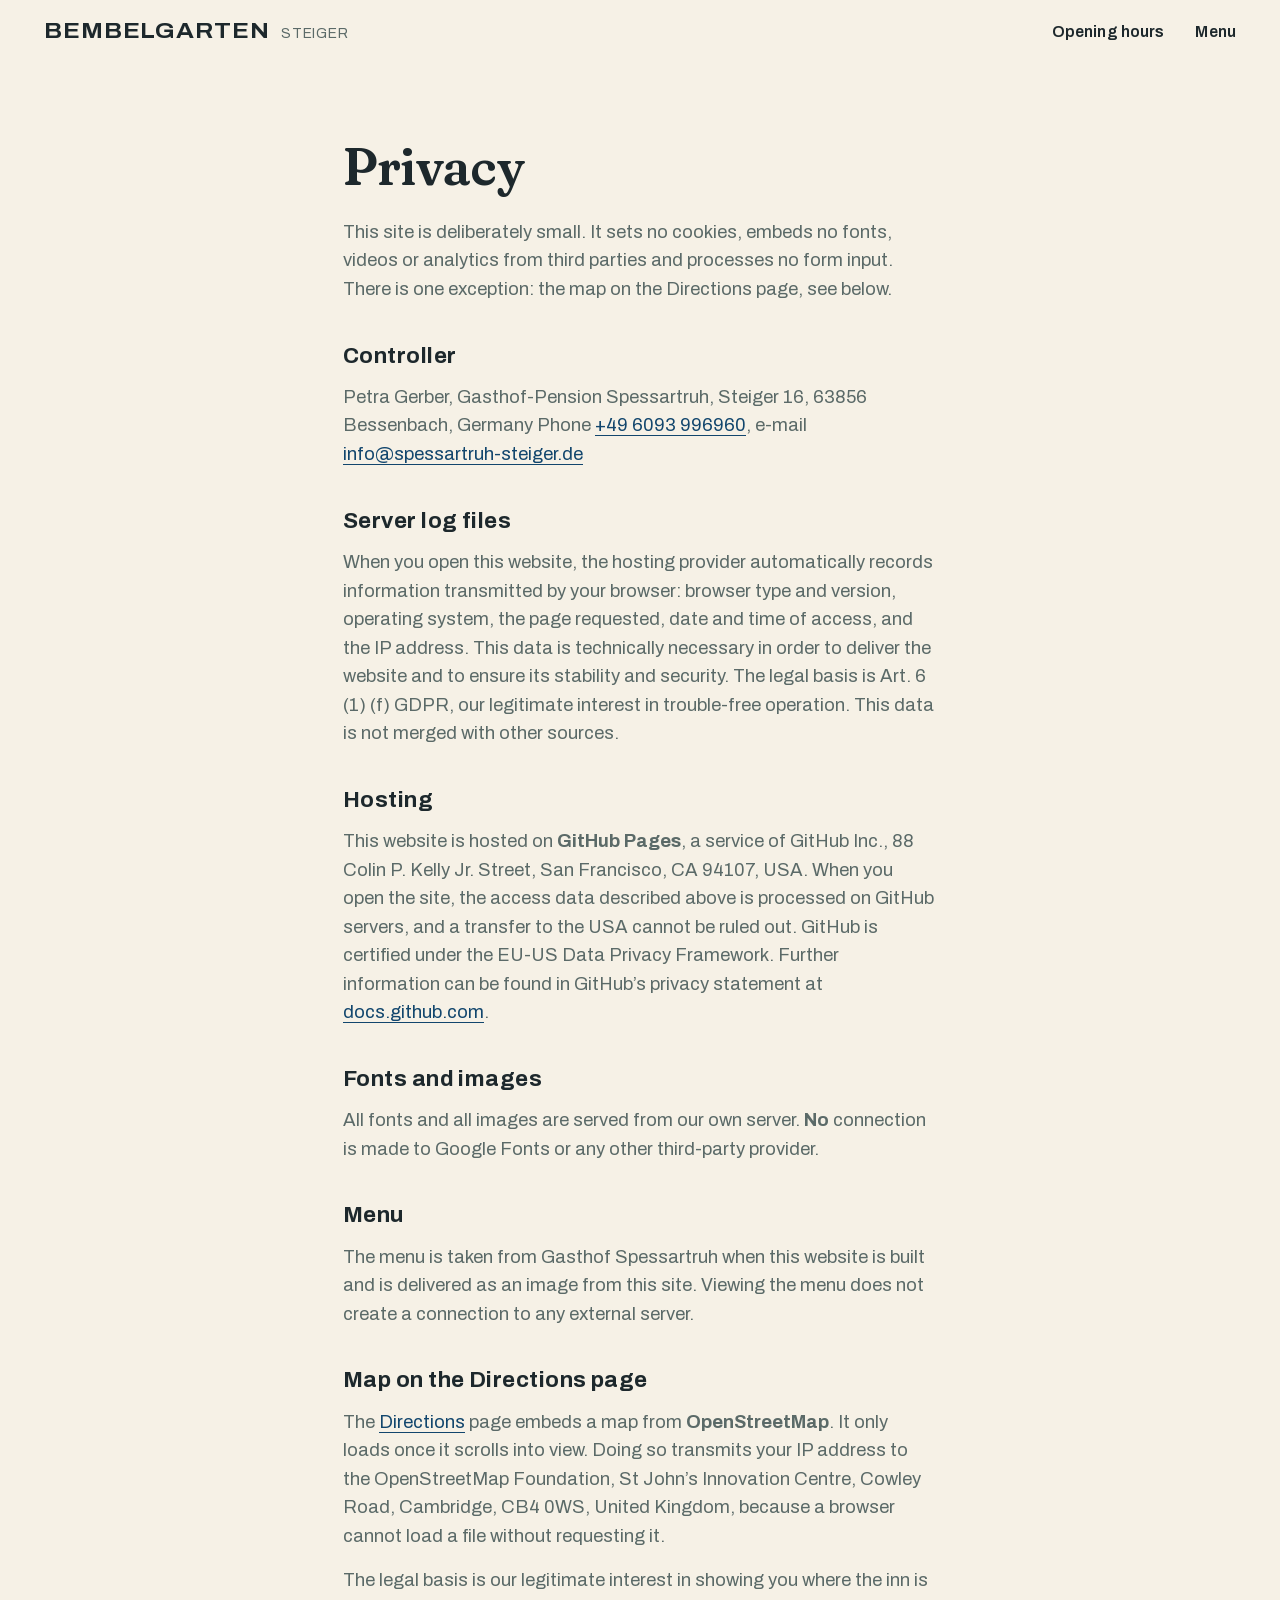
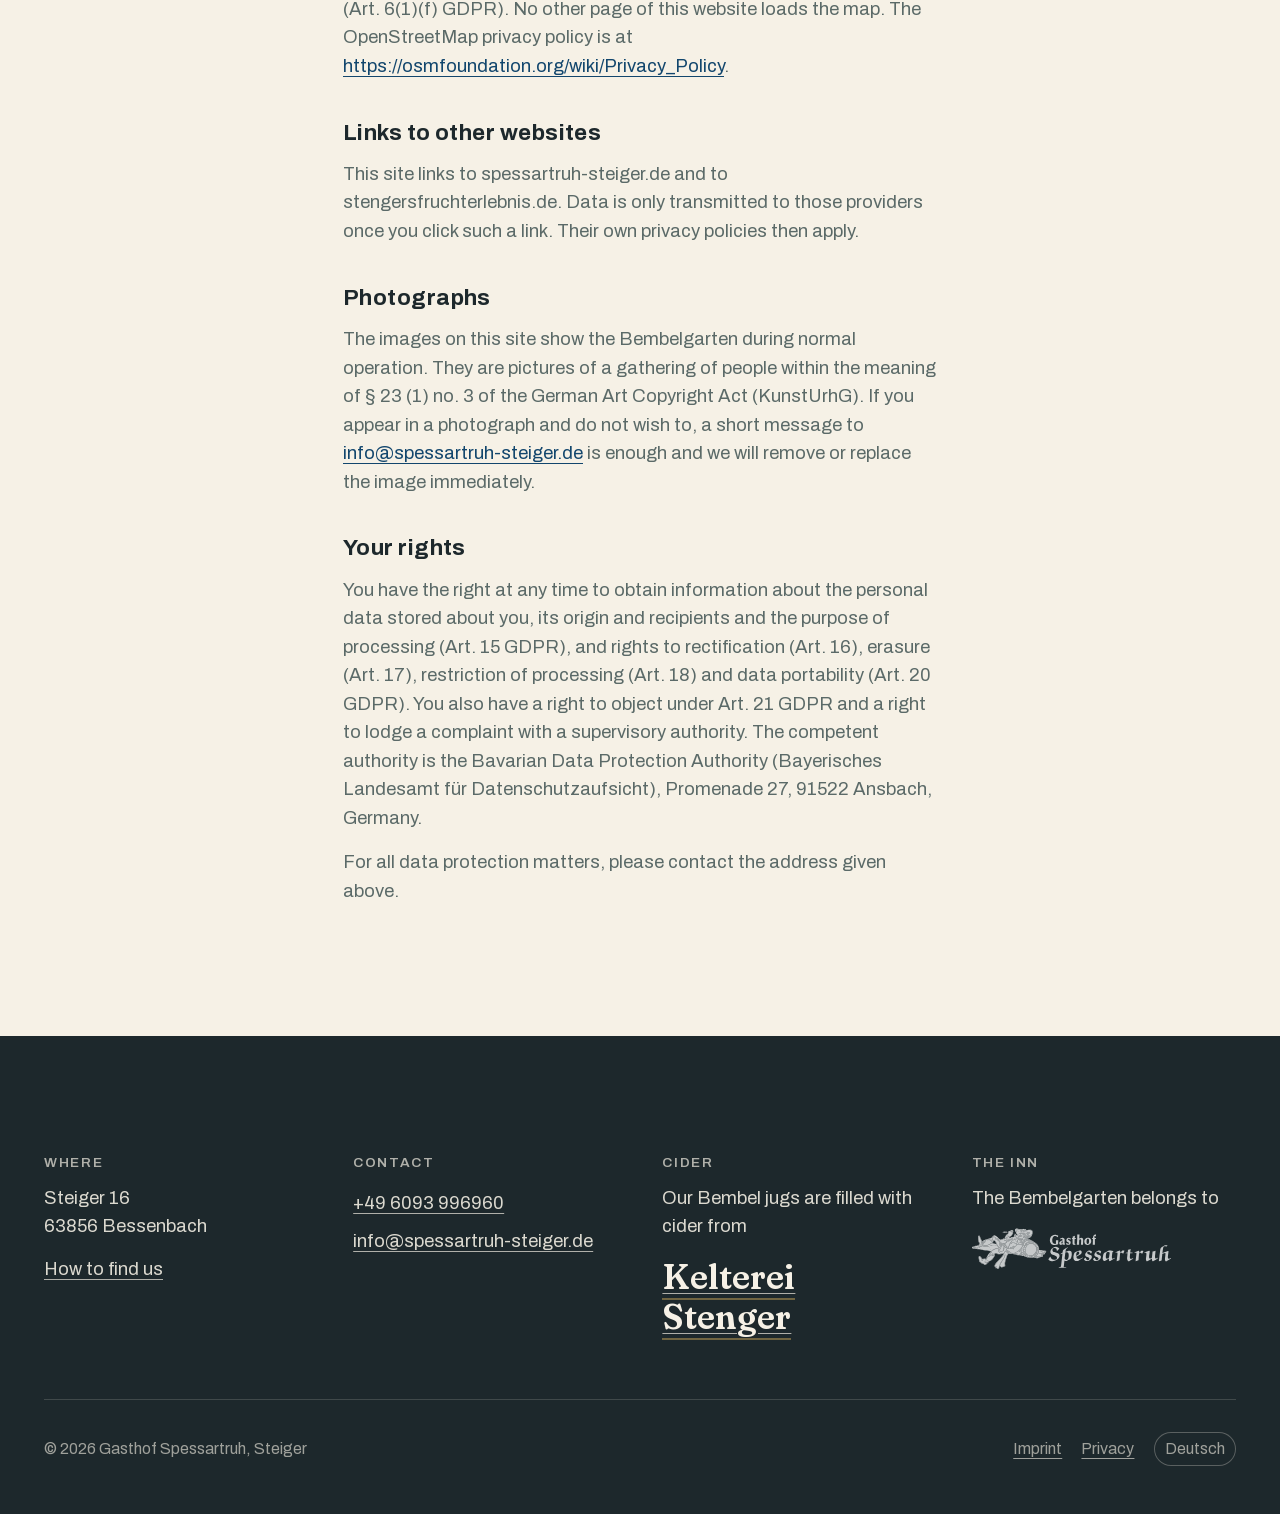
<file: en/privacy/index.html>
<!doctype html><html lang=en><head><meta charset=utf-8><meta name=viewport content="width=device-width,initial-scale=1,viewport-fit=cover"><title>Bembelgarten Steiger · Privacy</title>
<meta name=description content="Privacy · Bembelgarten Steiger"><meta name=theme-color content="#0d3454"><link rel=icon type=image/png href=/favicon-96x96.png sizes=96x96><link rel=icon type=image/svg+xml href=/favicon.svg><link rel="shortcut icon" href=/favicon.ico><link rel=apple-touch-icon sizes=180x180 href=/apple-touch-icon.png><meta name=apple-mobile-web-app-title content="Bembelgarten Steiger"><link rel=manifest href=/site.webmanifest><link rel=preload as=font type=font/woff2 href=/fonts/archivo-latin-var.woff2 crossorigin><link rel=preload as=font type=font/woff2 href=/fonts/fraunces-latin-var.woff2 crossorigin><link rel=stylesheet href=/css/main.min.27dcd08794179a826aa3ae83d851e2abc2ba4a8bed590b3c6bce413666594f17.css integrity="sha256-J9zQh5QXmoJqo66D2FHiq8K6SovtWQs8a85BNmZZTxc="><meta property="og:image" content="https://bembelgarten-steiger.de/images/garten/bembelgarten-abend_hu_26a13e6df407be30.jpeg"><meta property="og:image:width" content="1200"><meta property="og:image:height" content="630"><meta property="og:type" content="website"><meta property="og:locale" content="en_GB"><meta property="og:site_name" content="Bembelgarten Steiger"><meta property="og:title" content="Privacy"><meta property="og:description" content="The Bembelgarten in Steiger: cider under old walnut trees, with a wide view across the Spessart. It belongs to Gasthof Spessartruh."><meta property="og:url" content="https://bembelgarten-steiger.de/en/privacy/"><meta name=twitter:card content="summary_large_image"><link rel=canonical href=https://bembelgarten-steiger.de/en/privacy/><link rel=alternate hreflang=de href=https://bembelgarten-steiger.de/datenschutz/><link rel=alternate hreflang=en href=https://bembelgarten-steiger.de/en/privacy/></head><body class=seite><a class=sprungmarke href=#inhalt>Skip to content</a><header class=kopf><a class=wortmarke href=/en/><span class=wortmarke__eins>Bembelgarten</span>
<span class=wortmarke__zwei>Steiger</span></a><nav class=kopf__nav aria-label="Opening hours"><a href=/en/#zeiten>Opening hours</a>
<a href=/en/menu/>Menu</a></nav></header><main id=inhalt><article class=textseite><h1>Privacy</h1><p>This site is deliberately small. It sets no cookies, embeds no fonts, videos
or analytics from third parties and processes no form input. There is one
exception: the map on the Directions page, see below.</p><h2 id=controller>Controller</h2><p>Petra Gerber, Gasthof-Pension Spessartruh, Steiger 16, 63856 Bessenbach, Germany
Phone <a href=#ZgotmplZ>+49 6093 996960</a>, e-mail
<a href=mailto:info@spessartruh-steiger.de>info@spessartruh-steiger.de</a></p><h2 id=server-log-files>Server log files</h2><p>When you open this website, the hosting provider automatically records
information transmitted by your browser: browser type and version, operating
system, the page requested, date and time of access, and the IP address. This
data is technically necessary in order to deliver the website and to ensure its
stability and security. The legal basis is Art. 6 (1) (f) GDPR, our legitimate
interest in trouble-free operation. This data is not merged with other sources.</p><h2 id=hosting>Hosting</h2><p>This website is hosted on <strong>GitHub Pages</strong>, a service of GitHub Inc.,
88 Colin P. Kelly Jr. Street, San Francisco, CA 94107, USA. When you open the
site, the access data described above is processed on GitHub servers, and a
transfer to the USA cannot be ruled out. GitHub is certified under the EU-US Data
Privacy Framework. Further information can be found in GitHub&rsquo;s privacy statement
at <a href=https://docs.github.com/site-policy/privacy-policies/github-privacy-statement>docs.github.com</a>.</p><h2 id=fonts-and-images>Fonts and images</h2><p>All fonts and all images are served from our own server. <strong>No</strong> connection is made
to Google Fonts or any other third-party provider.</p><h2 id=menu>Menu</h2><p>The menu is taken from Gasthof Spessartruh when this website is built and is
delivered as an image from this site. Viewing the menu does not create a
connection to any external server.</p><h2 id=map-on-the-directions-page>Map on the Directions page</h2><p>The <a href=/en/directions/>Directions</a> page embeds a map from <strong>OpenStreetMap</strong>.
It only loads once it scrolls into view. Doing so transmits your IP address
to the OpenStreetMap Foundation, St John&rsquo;s Innovation Centre, Cowley Road,
Cambridge, CB4 0WS, United Kingdom, because a browser cannot load a file
without requesting it.</p><p>The legal basis is our legitimate interest in showing you where the inn is
(Art. 6(1)(f) GDPR). No other page of this website loads the map. The
OpenStreetMap privacy policy is at
<a href=https://osmfoundation.org/wiki/Privacy_Policy>https://osmfoundation.org/wiki/Privacy_Policy</a>.</p><h2 id=links-to-other-websites>Links to other websites</h2><p>This site links to spessartruh-steiger.de and to stengersfruchterlebnis.de. Data
is only transmitted to those providers once you click such a link. Their own
privacy policies then apply.</p><h2 id=photographs>Photographs</h2><p>The images on this site show the Bembelgarten during normal operation. They are
pictures of a gathering of people within the meaning of § 23 (1) no. 3 of the
German Art Copyright Act (KunstUrhG). If you appear in a photograph and do not
wish to, a short message to
<a href=mailto:info@spessartruh-steiger.de>info@spessartruh-steiger.de</a> is enough and we
will remove or replace the image immediately.</p><h2 id=your-rights>Your rights</h2><p>You have the right at any time to obtain information about the personal data
stored about you, its origin and recipients and the purpose of processing
(Art. 15 GDPR), and rights to rectification (Art. 16), erasure (Art. 17),
restriction of processing (Art. 18) and data portability (Art. 20 GDPR). You also
have a right to object under Art. 21 GDPR and a right to lodge a complaint with a
supervisory authority. The competent authority is the Bavarian Data Protection
Authority (Bayerisches Landesamt für Datenschutzaufsicht), Promenade 27,
91522 Ansbach, Germany.</p><p>For all data protection matters, please contact the address given above.</p></article></main><footer class=fuss><div class=fuss__innen><div class=fuss__spalten><div class=fuss__block><h2 class=fuss__titel>Where</h2><p>Steiger 16<br>63856 Bessenbach</p><p><a href=/en/directions/>How to find us</a></p></div><div class=fuss__block><h2 class=fuss__titel>Contact</h2><p><a href=tel:+496093996960>+49 6093 996960</a><br><a href=mailto:info@spessartruh-steiger.de>info@spessartruh-steiger.de</a></p></div><div class=fuss__block><h2 class=fuss__titel>Cider</h2><p>Our Bembel jugs are filled with cider from</p><a class=fuss__logo href=https://www.stengersfruchterlebnis.de/steng-apfelwein-ubersicht/ rel=noopener><span class=fuss__name>Kelterei Stenger</span></a></div><div class=fuss__block><h2 class=fuss__titel>The inn</h2><p>The Bembelgarten belongs to</p><a class=fuss__logo href=https://www.spessartruh-steiger.de/ rel=noopener><img class="logo logo--spessartruh" src=/images/logos/spessartruh.svg alt="Gasthof Spessartruh"></a></div></div><div class=fuss__zeile><p class=fuss__klein>© 2026 Gasthof Spessartruh, Steiger</p><p class=fuss__klein><a href=/en/imprint/>Imprint</a>
<a href=/en/privacy/>Privacy</a>
<a class=fuss__sprache href=/datenschutz/ hreflang=de lang=de>Deutsch</a></p></div></div></footer></body></html>
</file>
